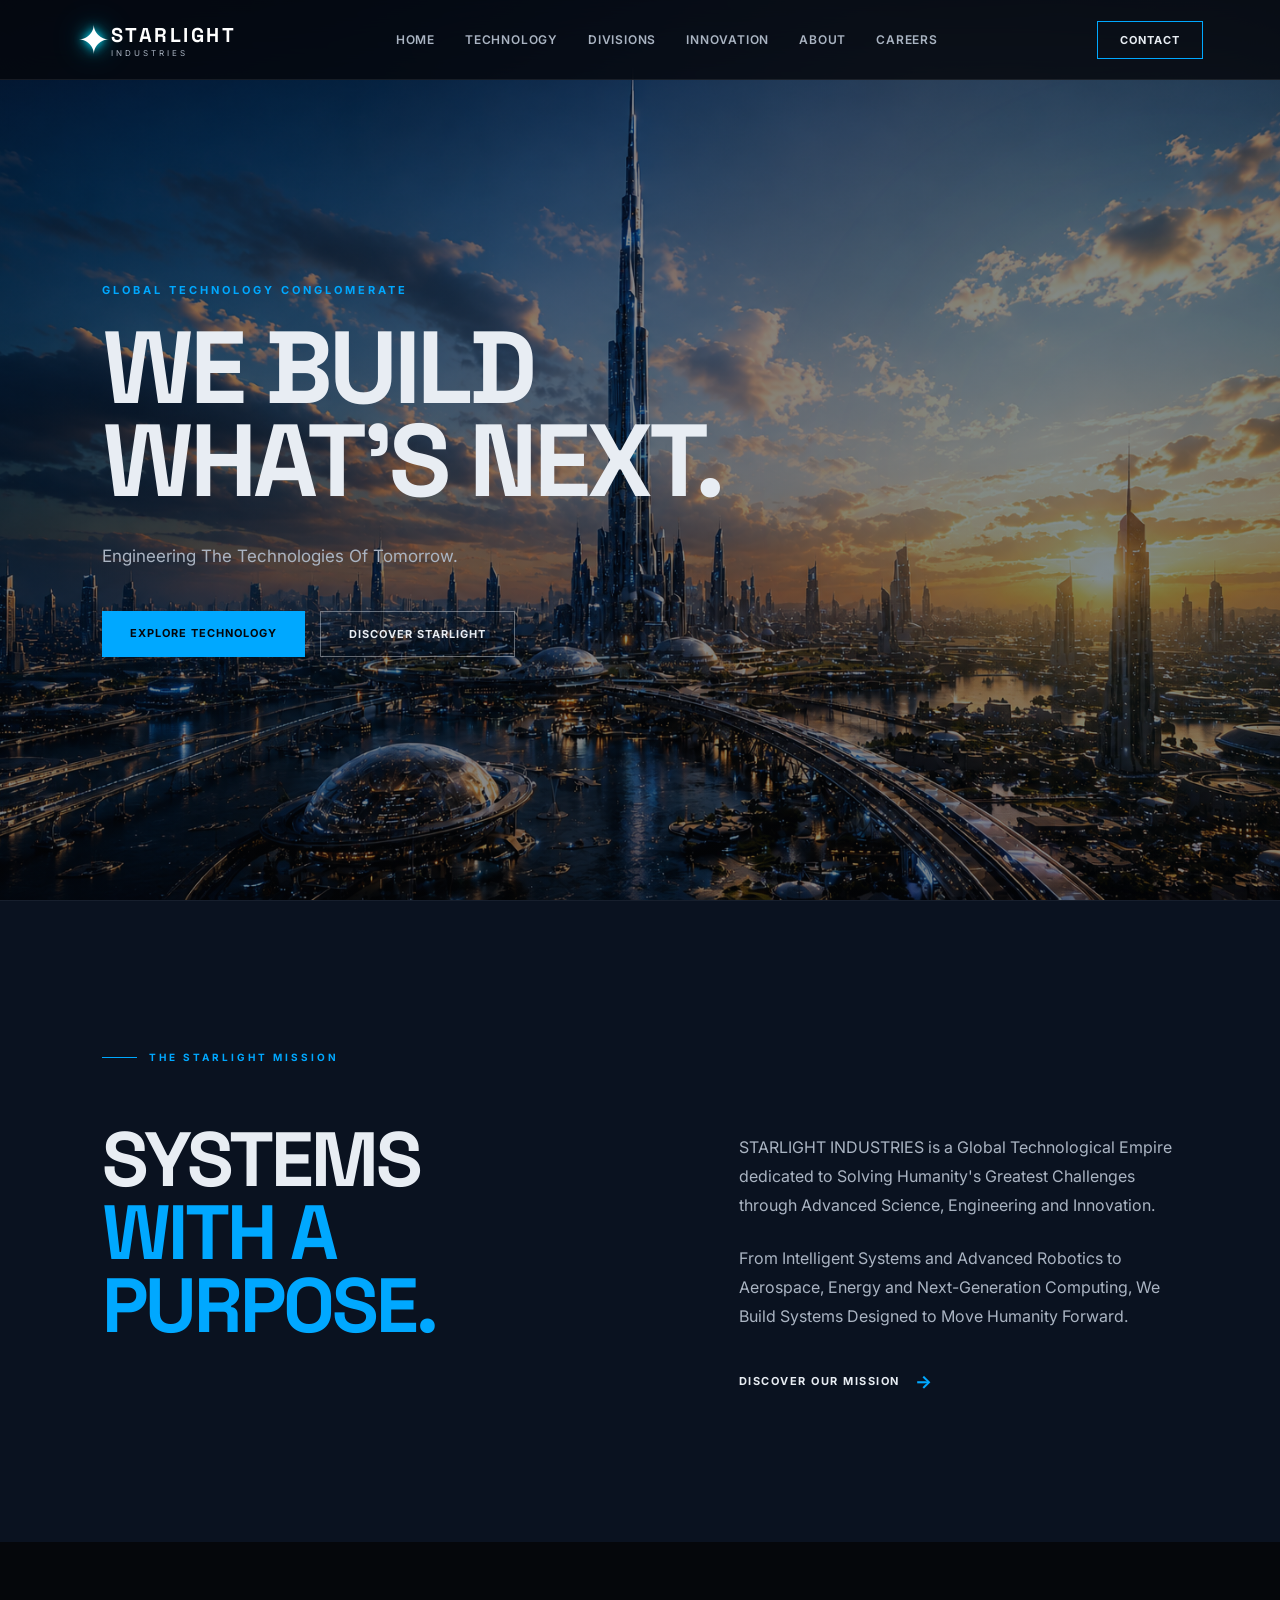
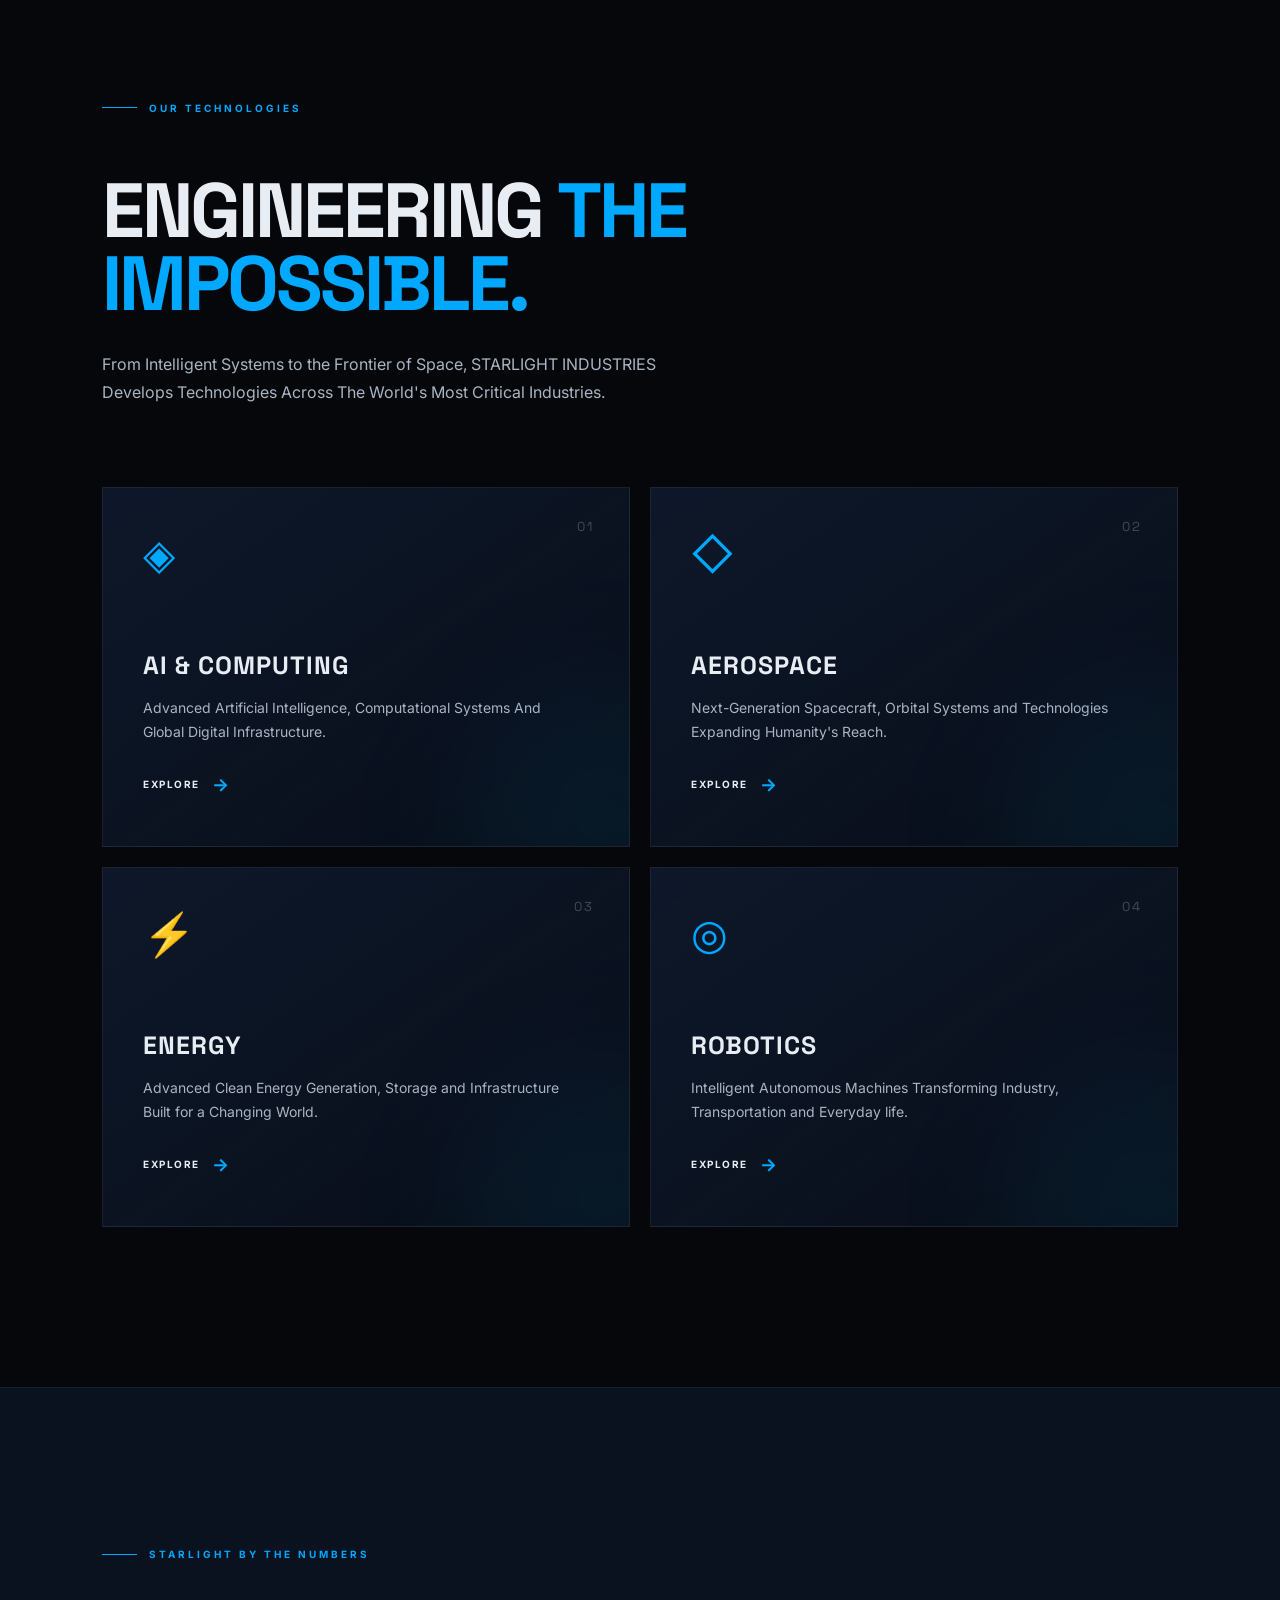
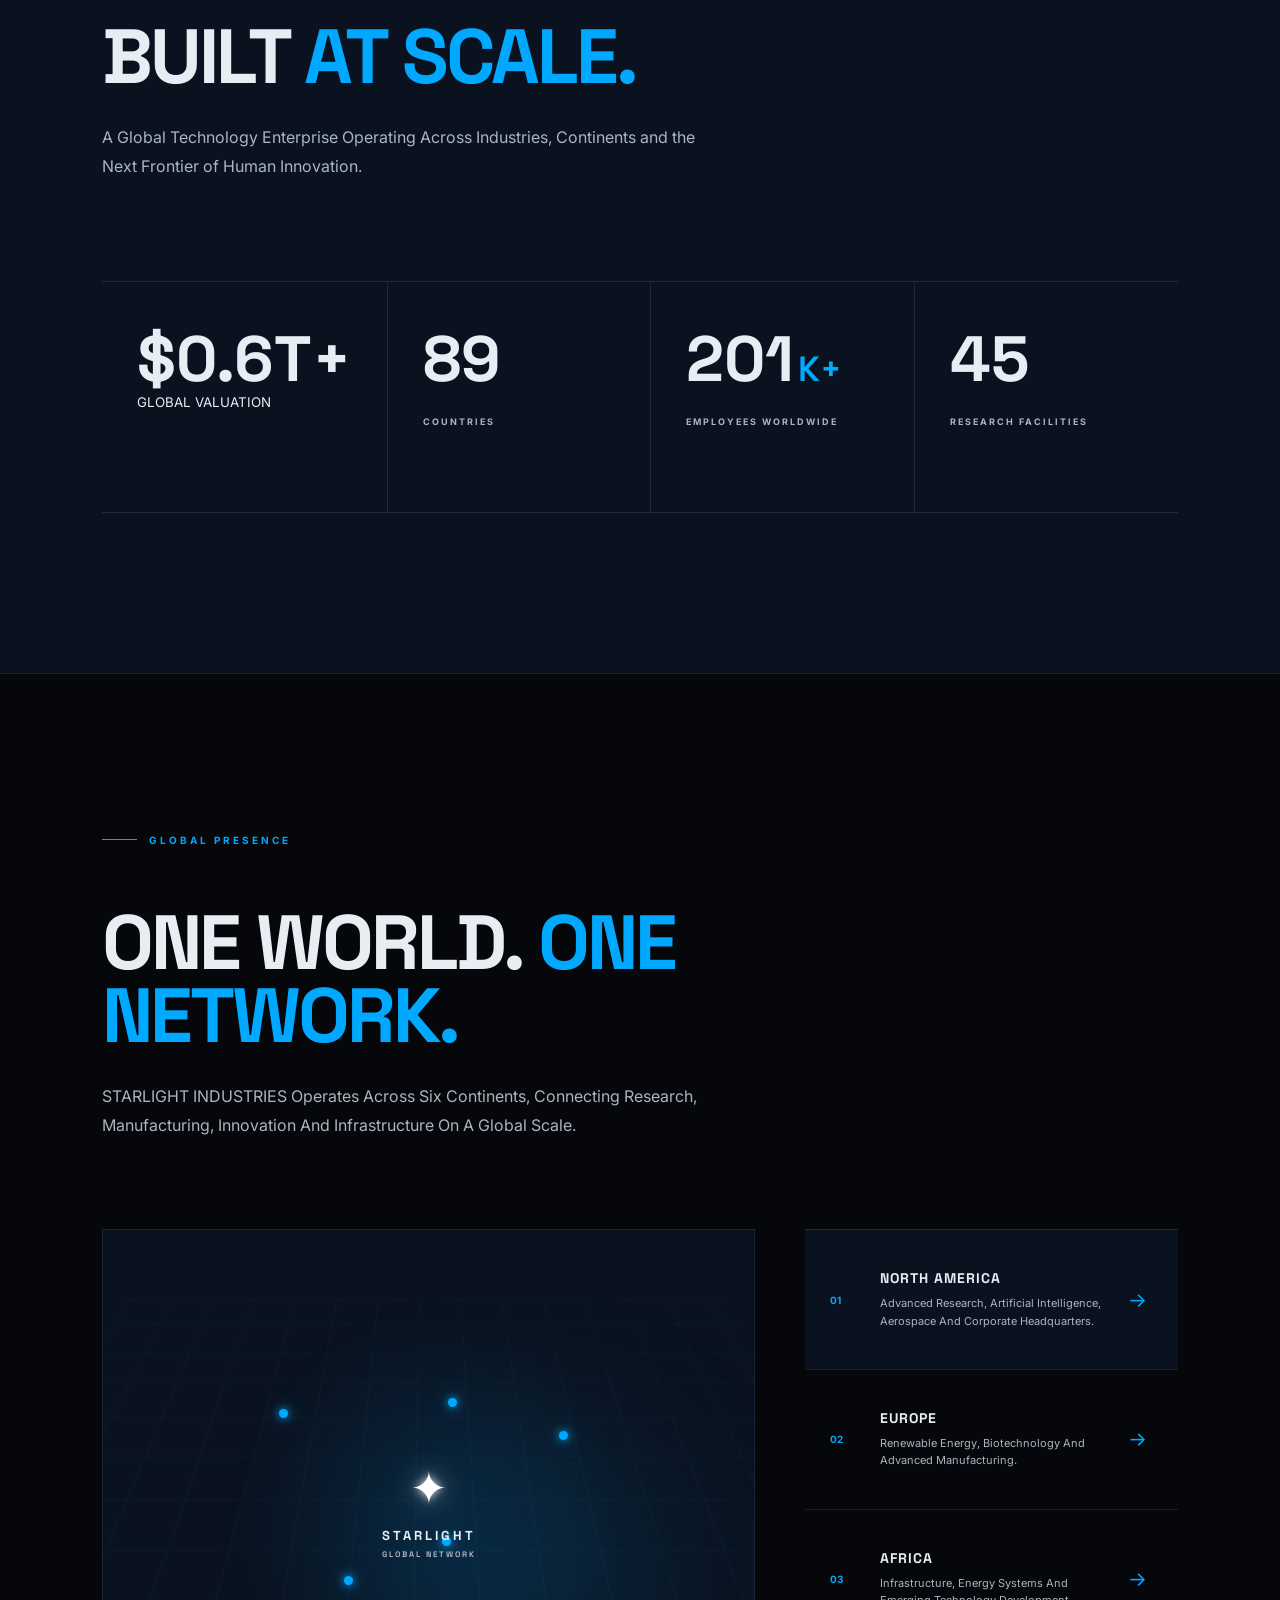
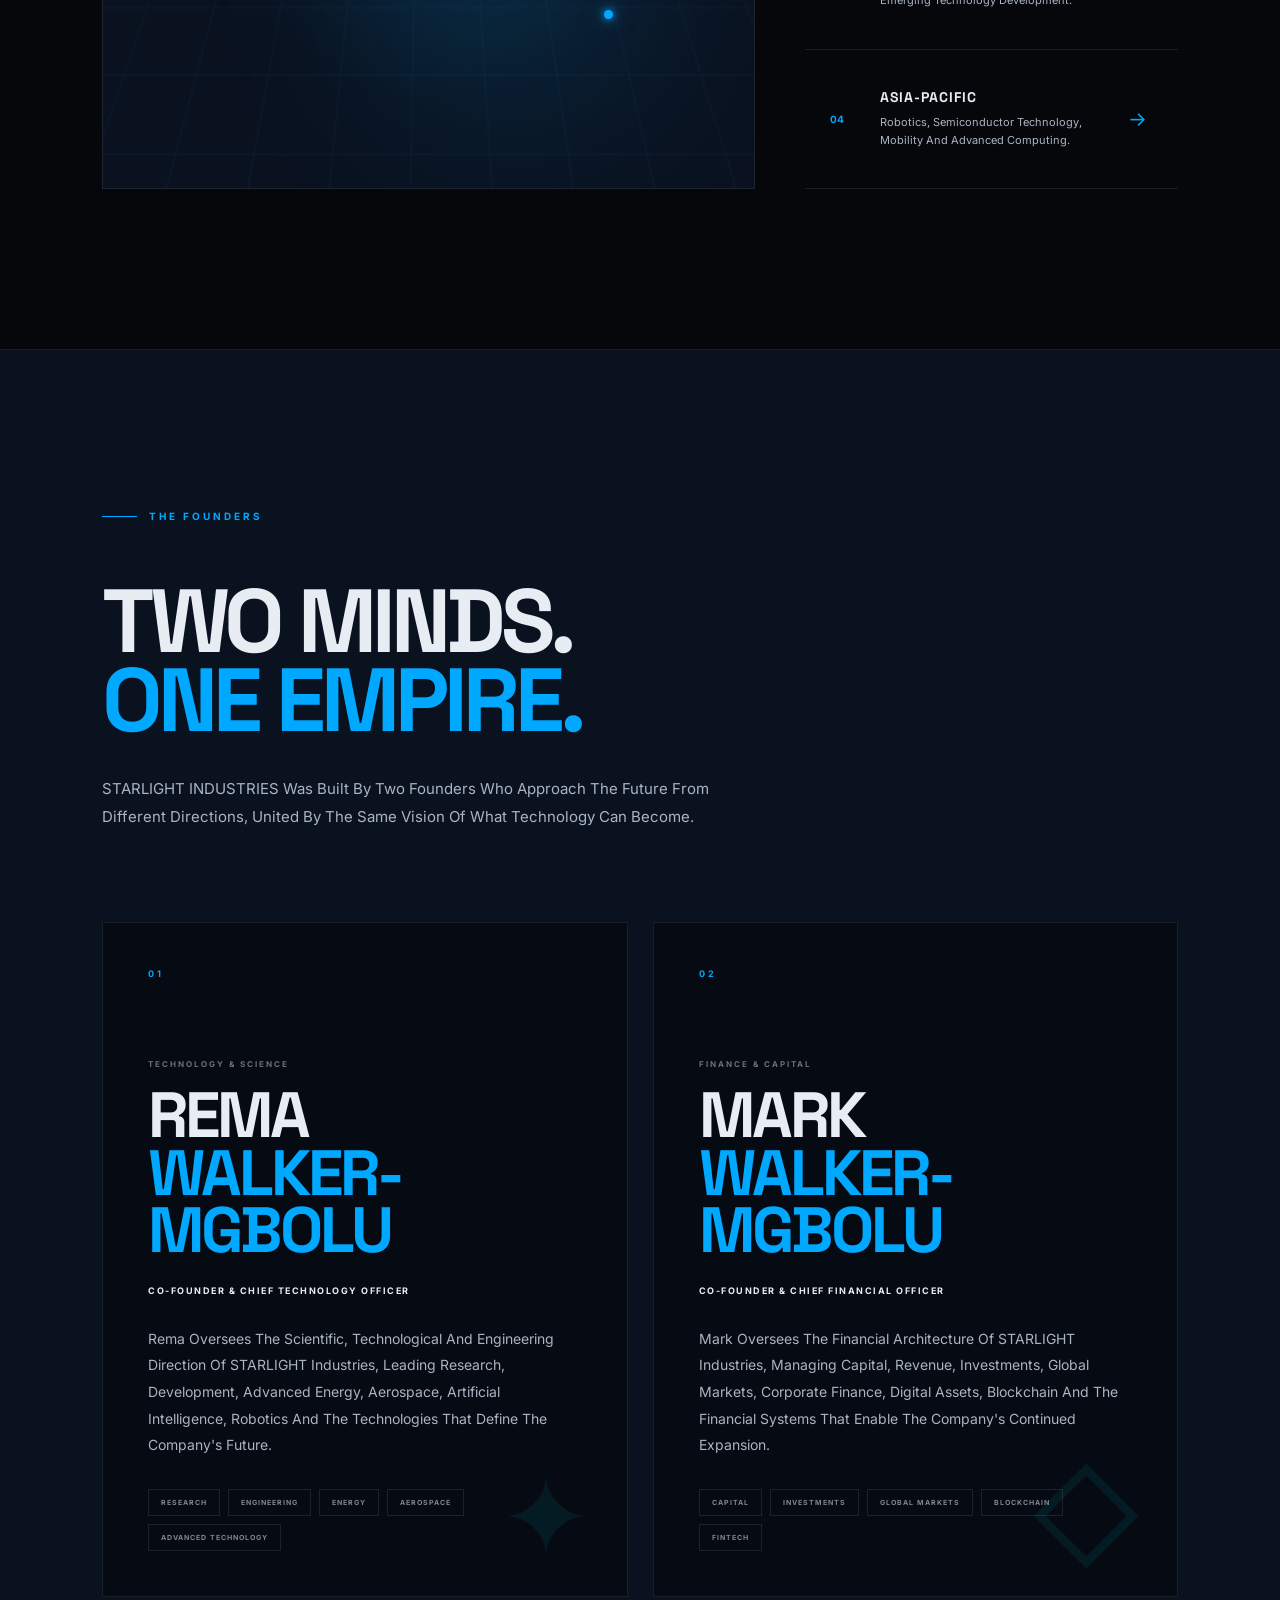
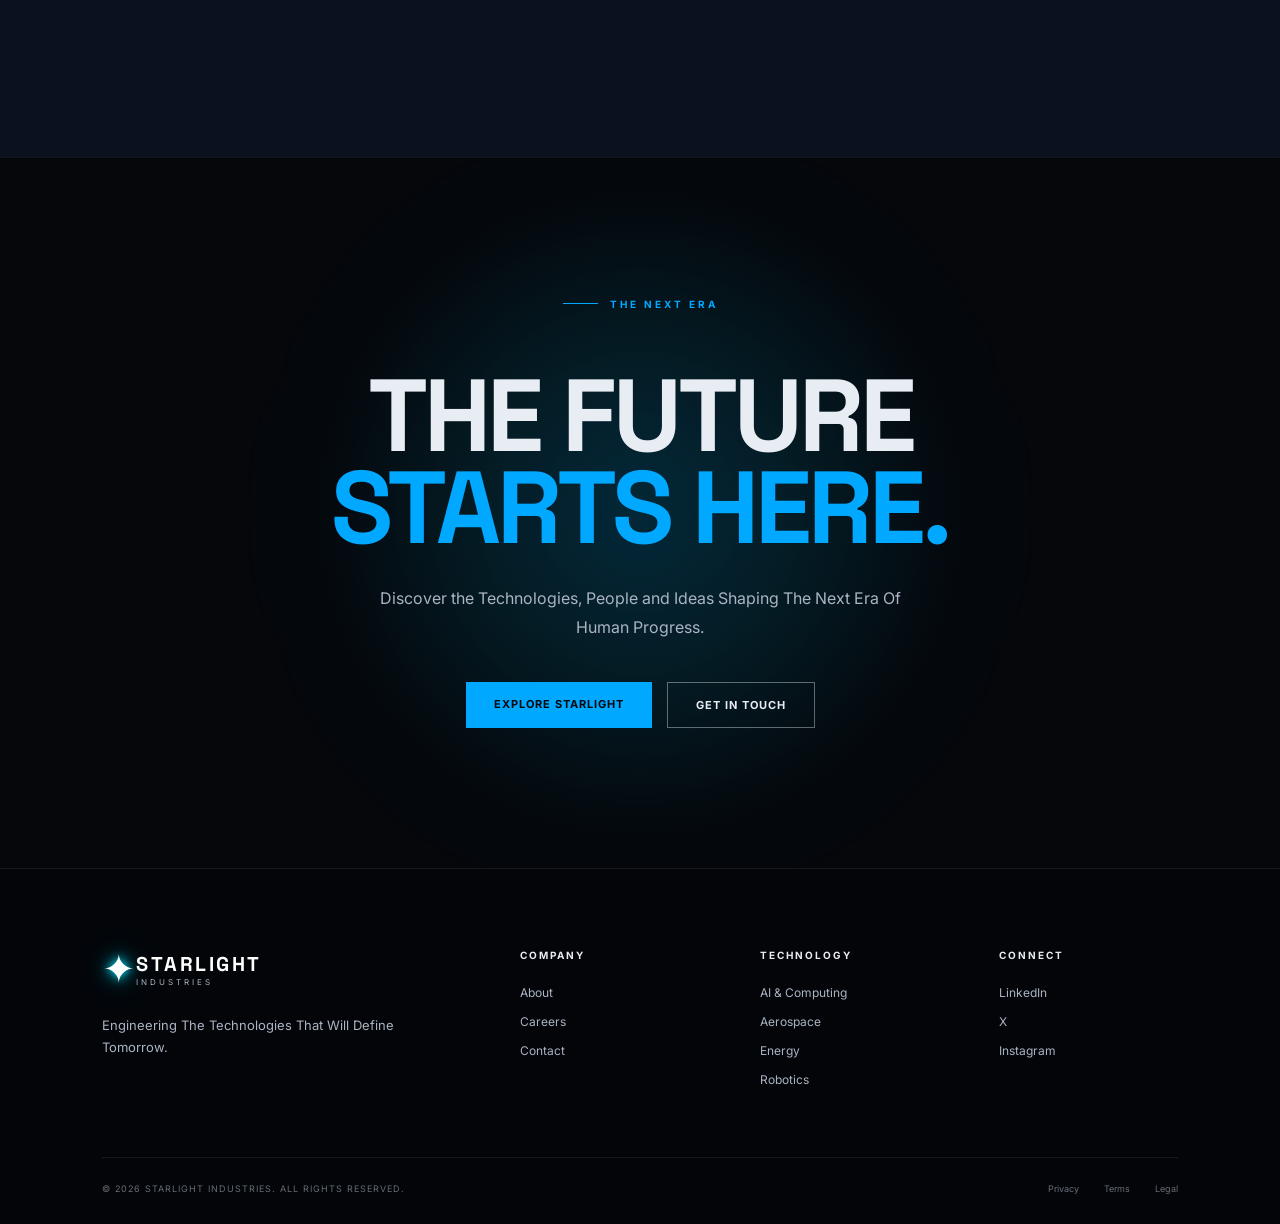
<file: index.html>
<!DOCTYPE html>
<html lang="en">

<head>
    <meta charset="UTF-8">
    <meta name="viewport" content="width=device-width, initial-scale=1.0">
    <title>STARLIGHT INDUSTRIES | The FUTURE is NOW</title>
    <link rel="preconnect" href="https://fonts.googleapis.com">
    <link rel="preconnect" href="https://fonts.gstatic.com" crossorigin>
    <link href="https://fonts.googleapis.com/css2?family=Inter:wght@400;500;600;700;800&family=Space+Grotesk:wght@400;500;600;700&display=swap" rel="stylesheet">

    <link rel="stylesheet" href="CSS/Style.css">
</head>
<body>

    <header class="navbar">

        <div class="logo">
            <span>✦</span>
            <div>
                <strong>STARLIGHT</strong>
                <small>INDUSTRIES</small>
            </div>
        </div>

        <nav>
            <a href="index.html">Home</a>
            <a href="technology.html">Technology</a>
            <a href="divisions.html">Divisions</a>
            <a href="innovation.html">Innovation</a>
            <a href="about.html">About</a>
            <a href="careers.html">Careers</a>
        </nav>

        <a href="contact.html" class="nav-button">
            Contact
        </a>

    </header>


    <main>
        <section class="hero">
            <div class="hero-content">
                <p class="eyebrow">
                    GLOBAL TECHNOLOGY CONGLOMERATE
                </p>

                <h1>
                    WE BUILD<br>
                    <span>WHAT'S NEXT.</span>
                </h1>

                <p class="hero-description">
                    Engineering The Technologies Of Tomorrow.
                </p>

                <div class="hero-buttons">
                    <a href="technology.html" class="btn-primary">
                        EXPLORE TECHNOLOGY
                    </a>

                    <a href="about.html" class="btn-secondary">
                        DISCOVER STARLIGHT
                    </a>
                </div>
            </div>
        </section>


        <!-- ============================= -->
<!-- STARLIGHT OVERVIEW -->
<!-- ============================= -->

<section class="overview">
    <div class="overview-label">
        <span></span>
        THE STARLIGHT MISSION
    </div>

    <div class="overview-content">
        <h2>
            SYSTEMS
            <span>WITH A PURPOSE.</span>
        </h2>

        <div class="overview-text">
            <p>
                STARLIGHT INDUSTRIES is a Global Technological
                Empire dedicated to Solving Humanity's
                Greatest Challenges through Advanced Science,
                Engineering and Innovation.
            </p>

            <p>
                From Intelligent Systems and Advanced Robotics
                to Aerospace, Energy and Next-Generation
                Computing, We Build Systems Designed
                to Move Humanity Forward.
            </p>

            <a href="about.html" class="text-link">
                DISCOVER OUR MISSION
                <span>→</span>
            </a>
        </div>
    </div>
</section>



    <!-- ============================= -->
<!-- TECHNOLOGY SECTORS -->
<!-- ============================= -->

<section class="technology-sectors">
    <div class="sectors-header">
        <div class="overview-label">
            <span></span>
            OUR TECHNOLOGIES
        </div>

        <h2>
            ENGINEERING
            <span>THE IMPOSSIBLE.</span>
        </h2>

        <p>
            From Intelligent Systems to the Frontier of Space,
            STARLIGHT INDUSTRIES Develops Technologies Across
            The World's Most Critical Industries.
        </p>
    </div>


    <div class="sector-grid">

        <!-- AI -->

        <article class="sector-card">
            <div class="sector-number">
                01
            </div>

            <div class="sector-icon">
                ◈
            </div>

            <h3>
                AI & COMPUTING
            </h3>

            <p>
                Advanced Artificial Intelligence, Computational
                Systems And Global Digital Infrastructure.
            </p>

            <a href="technology.html">
                EXPLORE
                <span>→</span>
            </a>
        </article>


        <!-- AEROSPACE -->

        <article class="sector-card">
            <div class="sector-number">
                02
            </div>

            <div class="sector-icon">
                ◇
            </div>

            <h3>
                AEROSPACE
            </h3>

            <p>
                Next-Generation Spacecraft, Orbital Systems
                and Technologies Expanding Humanity's Reach.
            </p>

            <a href="technology.html">
                EXPLORE
                <span>→</span>
            </a>
        </article>


        <!-- ENERGY -->

        <article class="sector-card">
            <div class="sector-number">
                03
            </div>

            <div class="sector-icon">
                ⚡
            </div>

            <h3>
                ENERGY
            </h3>

            <p>
                Advanced Clean Energy Generation, Storage and
                Infrastructure Built for a Changing World.
            </p>

            <a href="technology.html">
                EXPLORE
                <span>→</span>
            </a>
        </article>


        <!-- ROBOTICS -->

        <article class="sector-card">
            <div class="sector-number">
                04
            </div>

            <div class="sector-icon">
                ◎
            </div>

            <h3>
                ROBOTICS
            </h3>

            <p>
                Intelligent Autonomous Machines Transforming
                Industry, Transportation and Everyday life.
            </p>

            <a href="technology.html">
                EXPLORE
                <span>→</span>
            </a>
        </article>
    </div>
</section>

           <!-- ============================= -->
<!-- STARLIGHT SCALE -->
<!-- ============================= -->

<section class="starlight-scale">
    <div class="scale-header">
        <div class="overview-label">
            <span></span>
            STARLIGHT BY THE NUMBERS
        </div>

        <h2>
            BUILT
            <span>AT SCALE.</span>
        </h2>

        <p>
            A Global Technology Enterprise Operating Across
            Industries, Continents and the Next Frontier of
            Human Innovation.
        </p>
    </div>


    <div class="scale-grid">
     <div class="scale-stat">
        <strong class="counter" data-target="1.2" data-format="trillion">
                      $0.0T+
        </strong>
            <small>
                   GLOBAL VALUATION
            </small>
       </div>


        <div class="scale-stat">
            <strong class="counter" data-target="187">
                0
            </strong>

            <p>
                COUNTRIES
            </p>
        </div>


        <div class="scale-stat">
            <strong class="counter" data-target="420">
                0
            </strong>

            <span class="stat-suffix">
                K+
            </span>

            <p>
                EMPLOYEES WORLDWIDE
            </p>
        </div>


        <div class="scale-stat">
            <strong class="counter" data-target="94">
                0
            </strong>

            <p>
                RESEARCH FACILITIES
            </p>
        </div>
    </div>
</section>

      <!-- ============================= -->
<!-- GLOBAL PRESENCE -->
<!-- ============================= -->

<section class="global-presence">
    <div class="global-header">
        <div class="overview-label">
            <span></span>
            GLOBAL PRESENCE
        </div>

        <h2>
            ONE WORLD.
            <span>ONE NETWORK.</span>
        </h2>

        <p>
            STARLIGHT INDUSTRIES Operates Across Six Continents,
            Connecting Research, Manufacturing, Innovation And
            Infrastructure On A Global Scale.
        </p>
    </div>


    <div class="global-interface">
        <div class="world-visual">
            <div class="world-grid"></div>
            <div class="world-glow"></div>
            <div class="location-dot dot-north-america"></div>
            <div class="location-dot dot-south-america"></div>
            <div class="location-dot dot-europe"></div>
            <div class="location-dot dot-africa"></div>
            <div class="location-dot dot-asia"></div>
            <div class="location-dot dot-australia"></div>
            <div class="world-center">

         <span>✦</span>
                <p>
                    STARLIGHT
                    <small>GLOBAL NETWORK</small>
                </p>
            </div>
        </div>

        <div class="global-regions">
            <div class="region active">
                <span class="region-number">01</span>
                <div>
                             <h3>NORTH AMERICA</h3>
                    <p>
                        Advanced Research, Artificial Intelligence,
                        Aerospace And Corporate Headquarters.
                    </p>
                </div>
                <span class="region-arrow">→</span>
            </div>


            <div class="region">
                <span class="region-number">02</span>
                <div>
                             <h3>EUROPE</h3>
                    <p>
                        Renewable Energy, Biotechnology And
                        Advanced Manufacturing.
                    </p>
                </div>
                <span class="region-arrow">→</span>
            </div>


            <div class="region">
                <span class="region-number">03</span>
                <div>
                             <h3>AFRICA</h3>
                    <p>
                        Infrastructure, Energy Systems And
                        Emerging Technology Development.
                    </p>
                </div>
                <span class="region-arrow">→</span>
            </div>


            <div class="region">
                <span class="region-number">04</span>
                <div>
                        <h3>ASIA-PACIFIC</h3>
                    <p>
                        Robotics, Semiconductor Technology,
                        Mobility And Advanced Computing.
                    </p>
                </div>
                <span class="region-arrow">→</span>
            </div>
        </div>
    </div>
</section>


<!-- ============================= -->
<!-- FOUNDERS -->
<!-- ============================= -->

<section class="founders-section">
    <div class="founders-header">
        <div class="overview-label">
            <span></span>
            THE FOUNDERS
        </div>
        <h2>
                 TWO MINDS.
            <span>ONE EMPIRE.</span>
        </h2>

        <p>
            STARLIGHT INDUSTRIES Was Built By Two
            Founders Who Approach The Future From
            Different Directions, United By The Same
            Vision Of What Technology Can Become.
        </p>
    </div>

<div class="founders-grid">


        <!-- ============================= -->
        <!-- REMA -->
        <!-- ============================= -->

<article class="founder-card">
            <div class="founder-number">
                01
            </div>
            <div class="founder-info">
                <div class="founder-label">
                    TECHNOLOGY & SCIENCE
                </div>

                <h3>
                    REMA
                    <span>WALKER-MGBOLU</span>
                </h3>

                <h4>
                    CO-FOUNDER & CHIEF TECHNOLOGY OFFICER
                </h4>

                <p>
                    Rema Oversees The Scientific, Technological
                    And Engineering Direction Of STARLIGHT
                    Industries, Leading Research, Development,
                    Advanced Energy, Aerospace, Artificial
                    Intelligence, Robotics And The Technologies
                    That Define The Company's Future.
                </p>

                <div class="founder-domains">
                    <span>
                       RESEARCH
                    </span>

                    <span>
                        ENGINEERING
                    </span>

                    <span>
                        ENERGY
                    </span>

                    <span>
                        AEROSPACE
                    </span>

                    <span>
                        ADVANCED TECHNOLOGY
                    </span>
                </div>
            </div>


            <div class="founder-symbol">
                ✦
            </div>

        </article>


        <!-- ============================= -->
        <!-- MARK -->
        <!-- ============================= -->

        <article class="founder-card">
            <div class="founder-number">
                02
            </div>

            <div class="founder-info">
                <div class="founder-label">
                    FINANCE & CAPITAL
                </div>

                <h3>
                    MARK
                    <span>WALKER-MGBOLU</span>
                </h3>


                <h4>
                    CO-FOUNDER & CHIEF FINANCIAL OFFICER
                </h4>


                <p>
                    Mark Oversees The Financial Architecture
                    Of STARLIGHT Industries, Managing Capital,
                    Revenue, Investments, Global Markets,
                    Corporate Finance, Digital Assets,
                    Blockchain And The Financial Systems
                    That Enable The Company's Continued Expansion.
                </p>

                <div class="founder-domains">
                    <span>
                        CAPITAL
                    </span>

                    <span>
                        INVESTMENTS
                    </span>

                    <span>
                        GLOBAL MARKETS
                    </span>

                    <span>
                        BLOCKCHAIN
                    </span>

                    <span>
                        FINTECH
                    </span>
                </div>
            </div>

        <div class="founder-symbol">
                ◇
        </div>
        </article>
    </div>
</section>



 <!-- ============================= -->
<!-- FINAL CTA -->
<!-- ============================= -->

<section class="final-cta">
    <div class="cta-glow"></div>
    <div class="cta-content">
        <div class="overview-label">
            <span></span>
            THE NEXT ERA
        </div>

        <h2>
            THE FUTURE
            <span>STARTS HERE.</span>
        </h2>

        <p>
            Discover the Technologies, People and Ideas
            Shaping The Next Era Of Human Progress.
        </p>

        <div class="cta-buttons">
            <a href="technology.html" class="btn-primary">
                EXPLORE STARLIGHT
            </a>

            <a href="contact.html" class="btn-secondary">
                GET IN TOUCH
            </a>
        </div>
    </div>
</section>



    <!-- ============================= -->
<!-- FOOTER -->
<!-- ============================= -->

<footer class="footer">
    <div class="footer-main">
        <div class="footer-brand">
            <div class="logo">
                <span>✦</span>
                <div>
                    <strong>STARLIGHT</strong>
                    <small>INDUSTRIES</small>
                </div>
            </div>

            <p>
                Engineering The Technologies That Will
                Define Tomorrow.
            </p>
        </div>


        <div class="footer-column">
               <h4>COMPANY</h4>
            <a href="about.html">About</a>
            <a href="careers.html">Careers</a>
            <a href="contact.html">Contact</a>
        </div>


        <div class="footer-column">
              <h4>TECHNOLOGY</h4>
            <a href="technology.html">AI & Computing</a>
            <a href="technology.html">Aerospace</a>
            <a href="technology.html">Energy</a>
            <a href="technology.html">Robotics</a>
        </div>


        <div class="footer-column">
              <h4>CONNECT</h4>
            <a href="#">LinkedIn</a>
            <a href="#">X</a>
            <a href="#">Instagram</a>
        </div>
    </div>


    <div class="footer-bottom">
        <p>
            © 2026 STARLIGHT INDUSTRIES.
            ALL RIGHTS RESERVED.
        </p>
    <div>
 
            <a href="#">Privacy</a>
            <a href="#">Terms</a>
            <a href="#">Legal</a>

    </div>

    </div>

</footer>

    </main>


    <script src="js/script.js"></script>

</body>

</html>
</file>
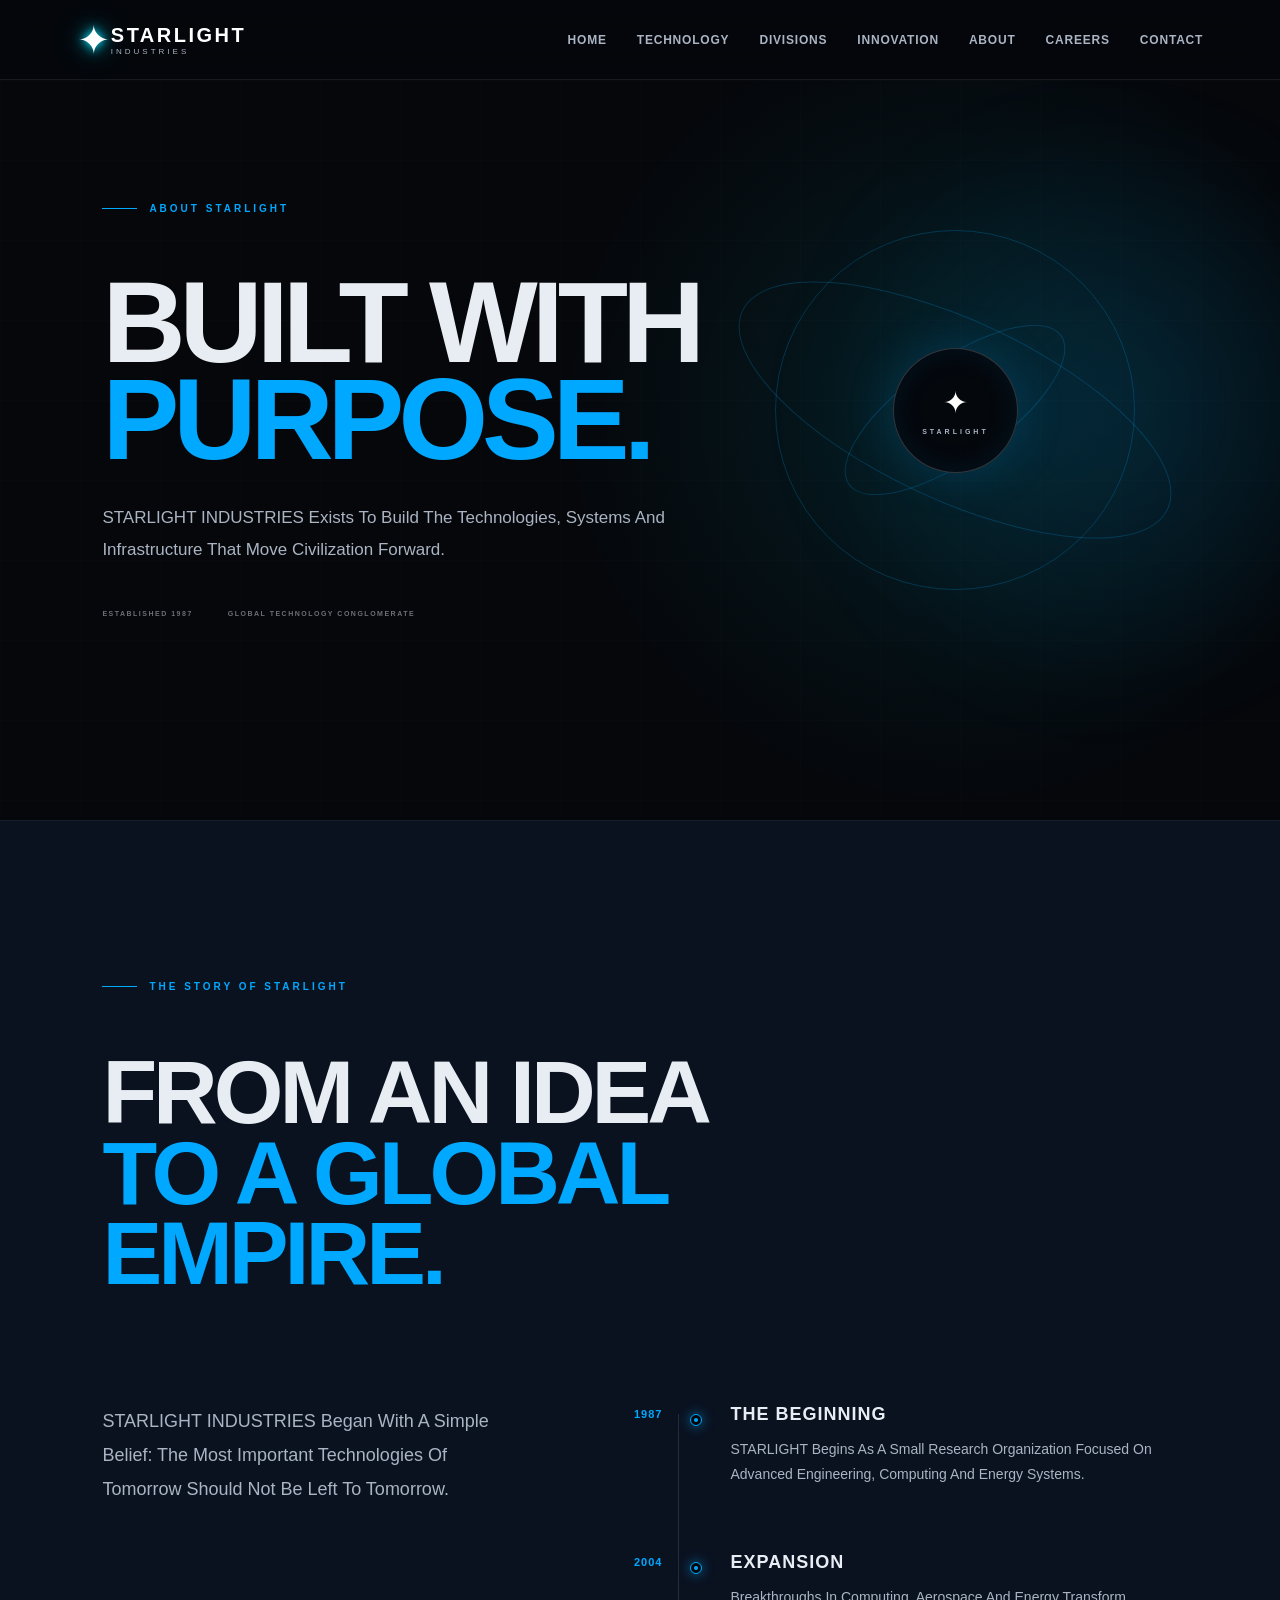
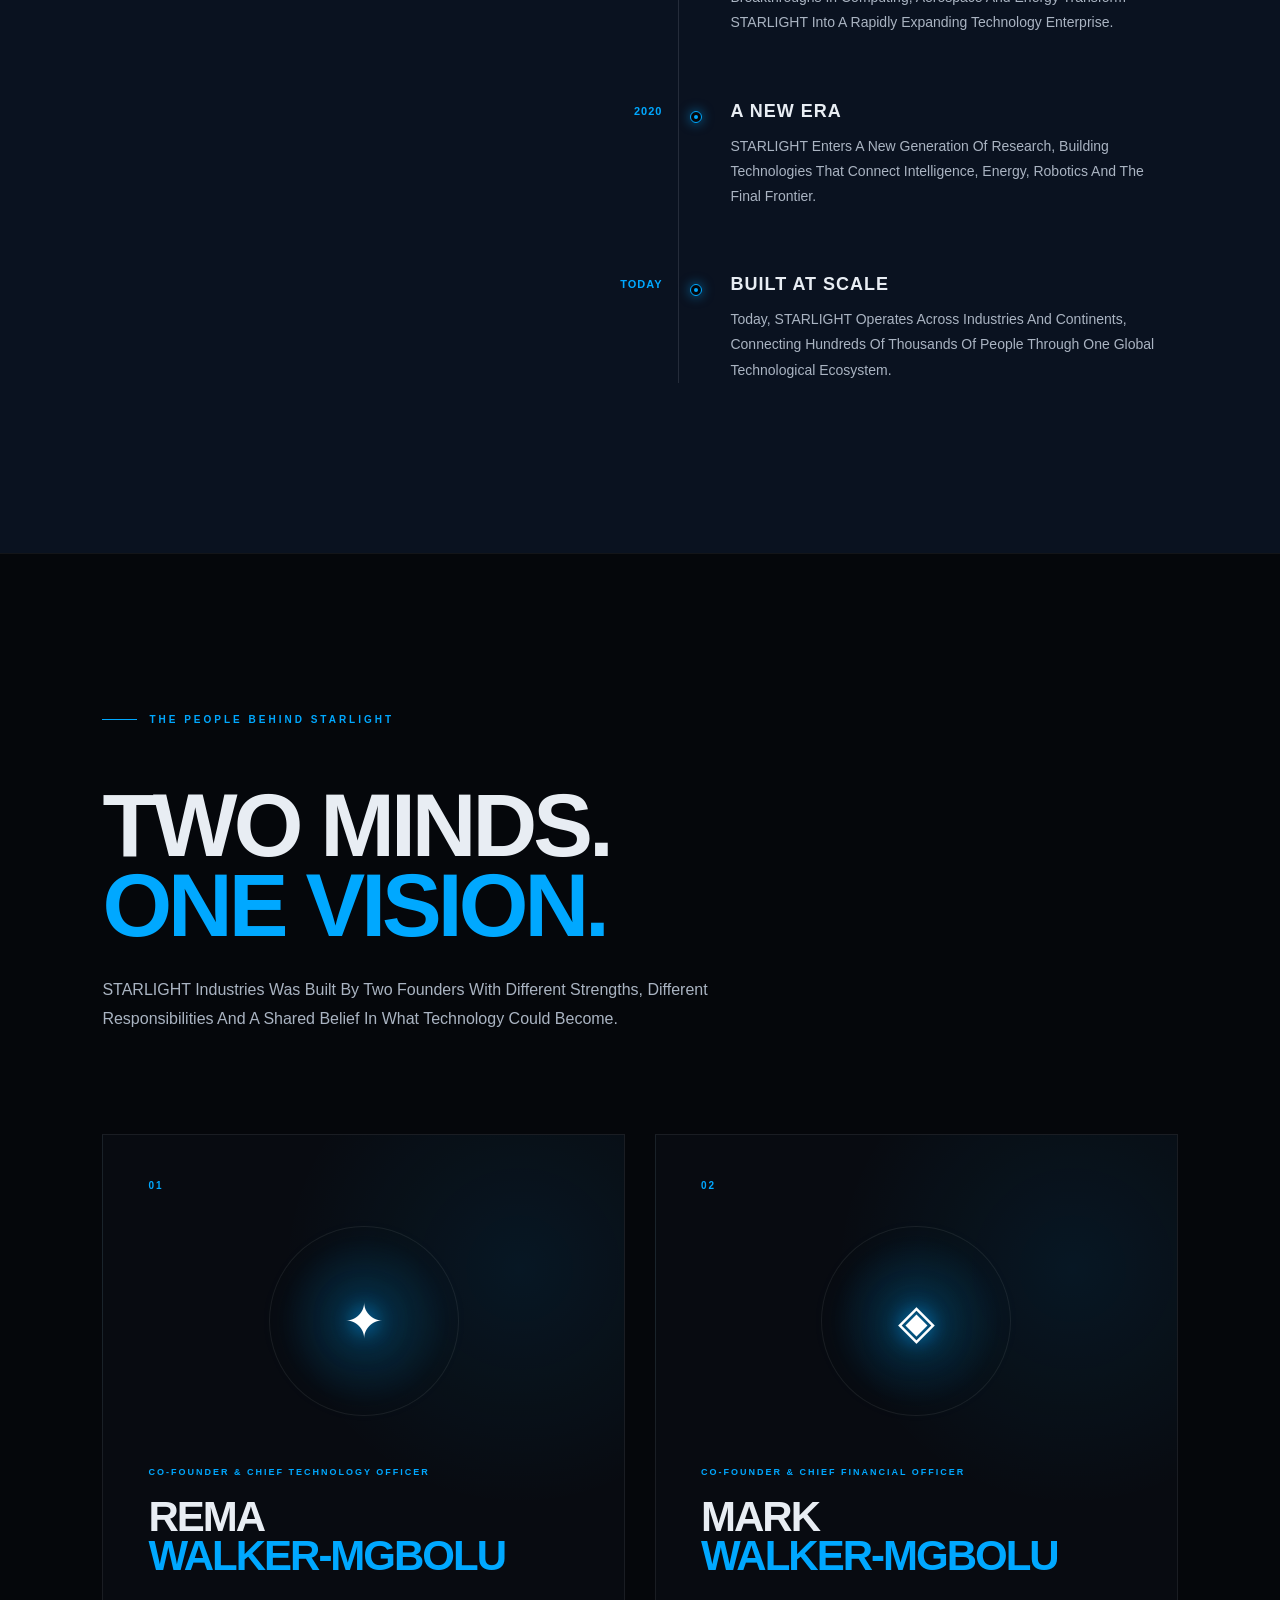
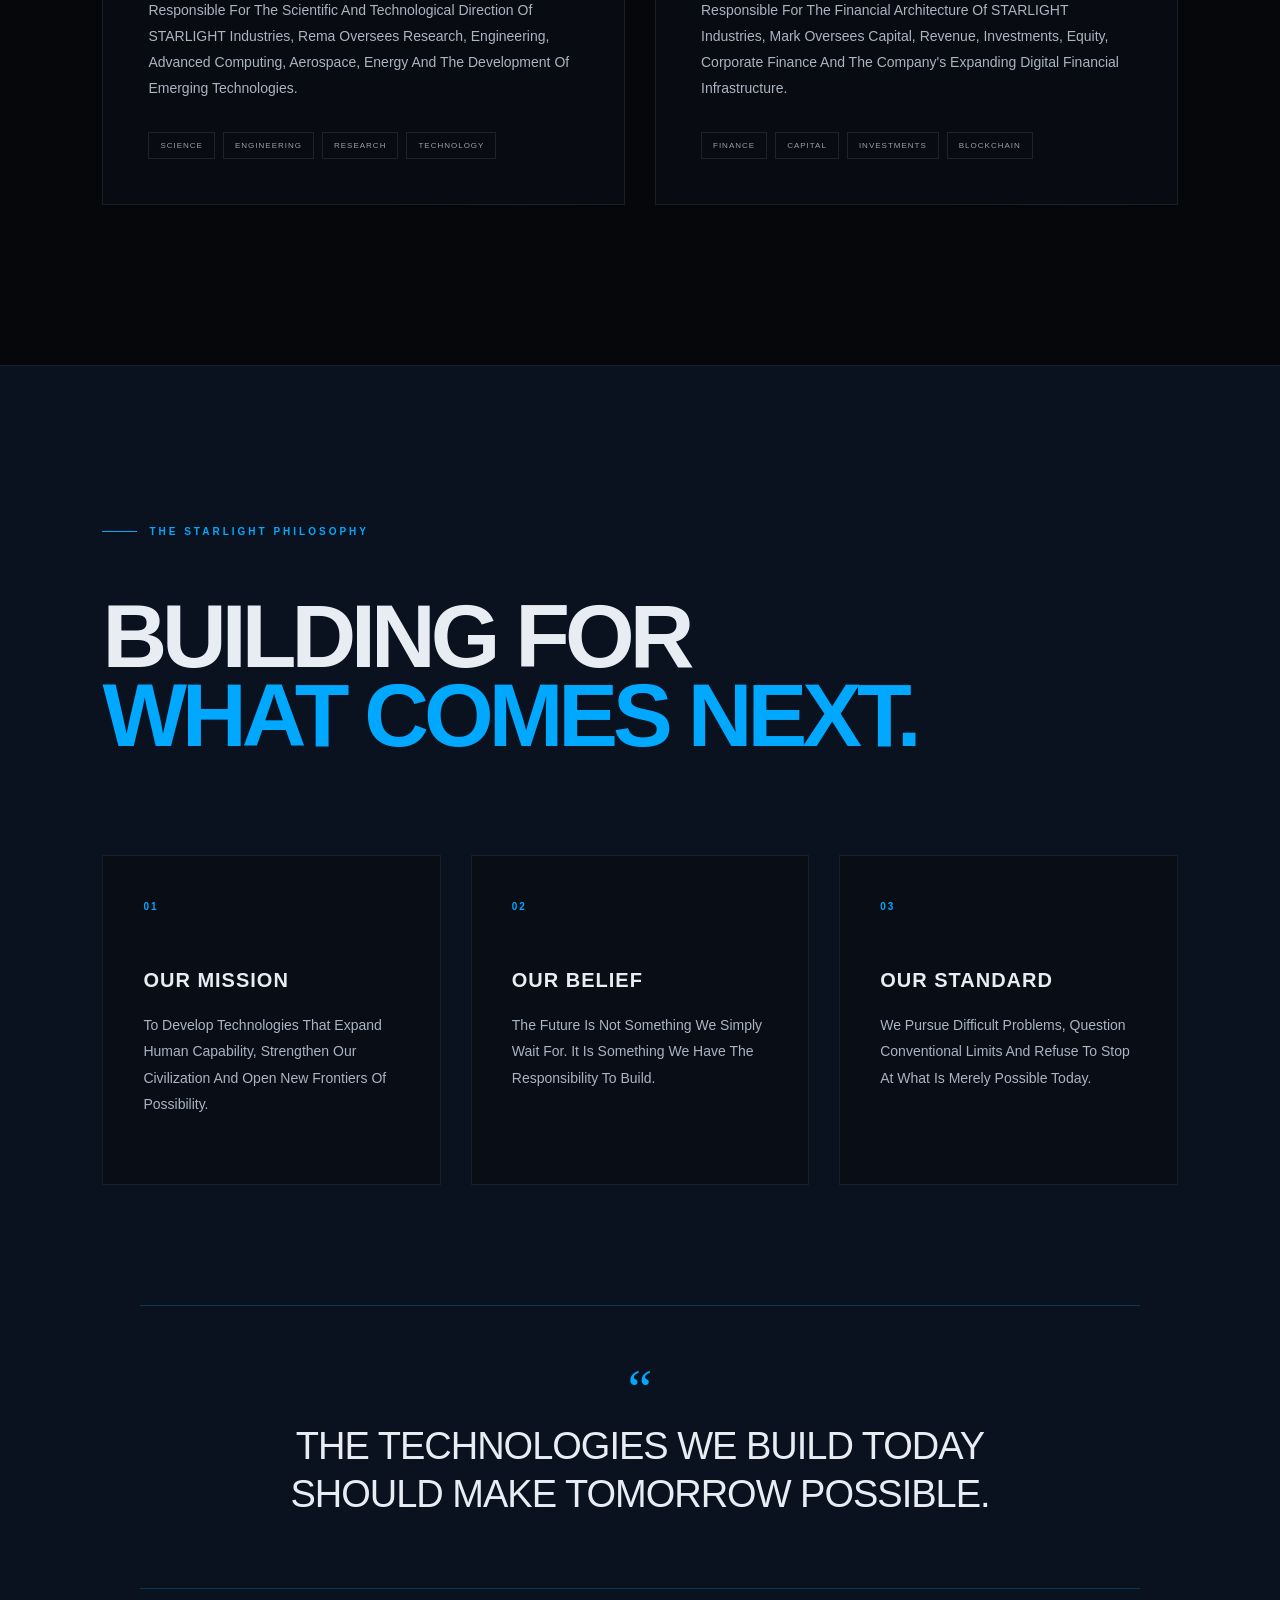
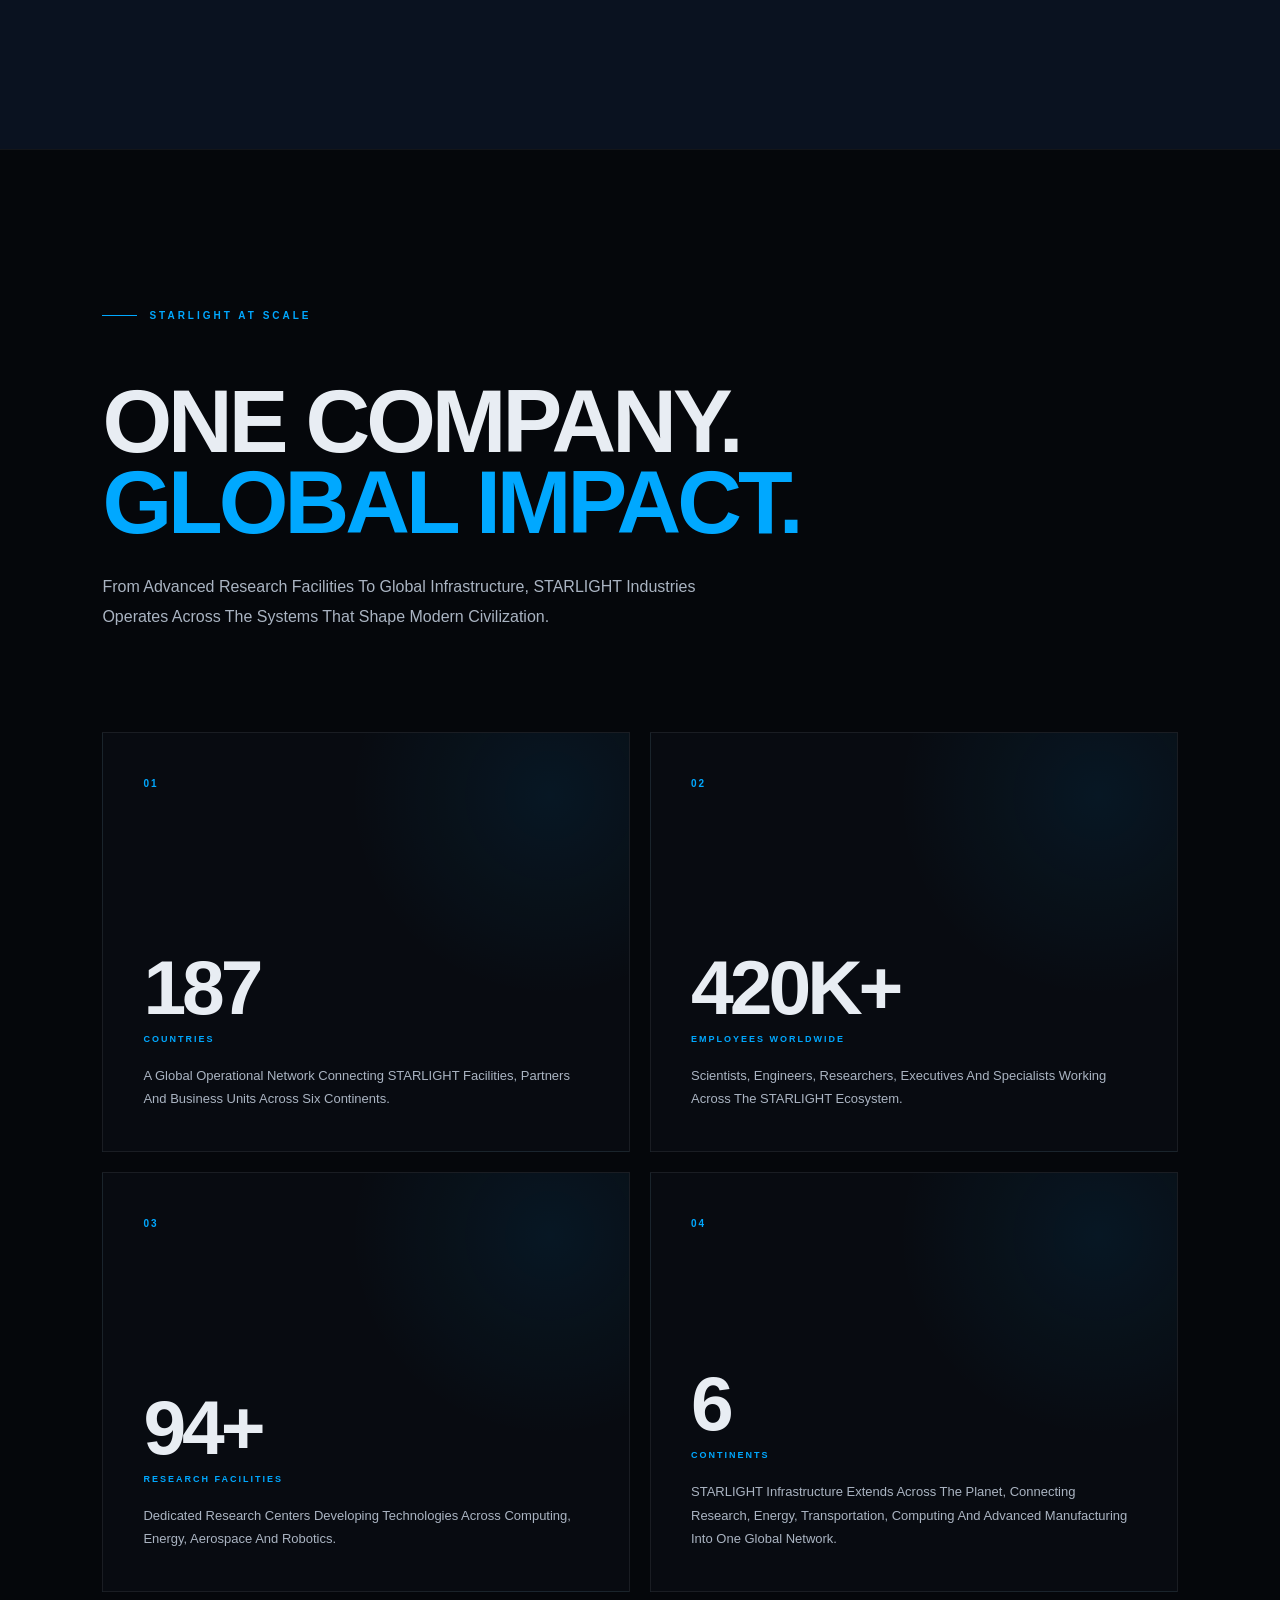
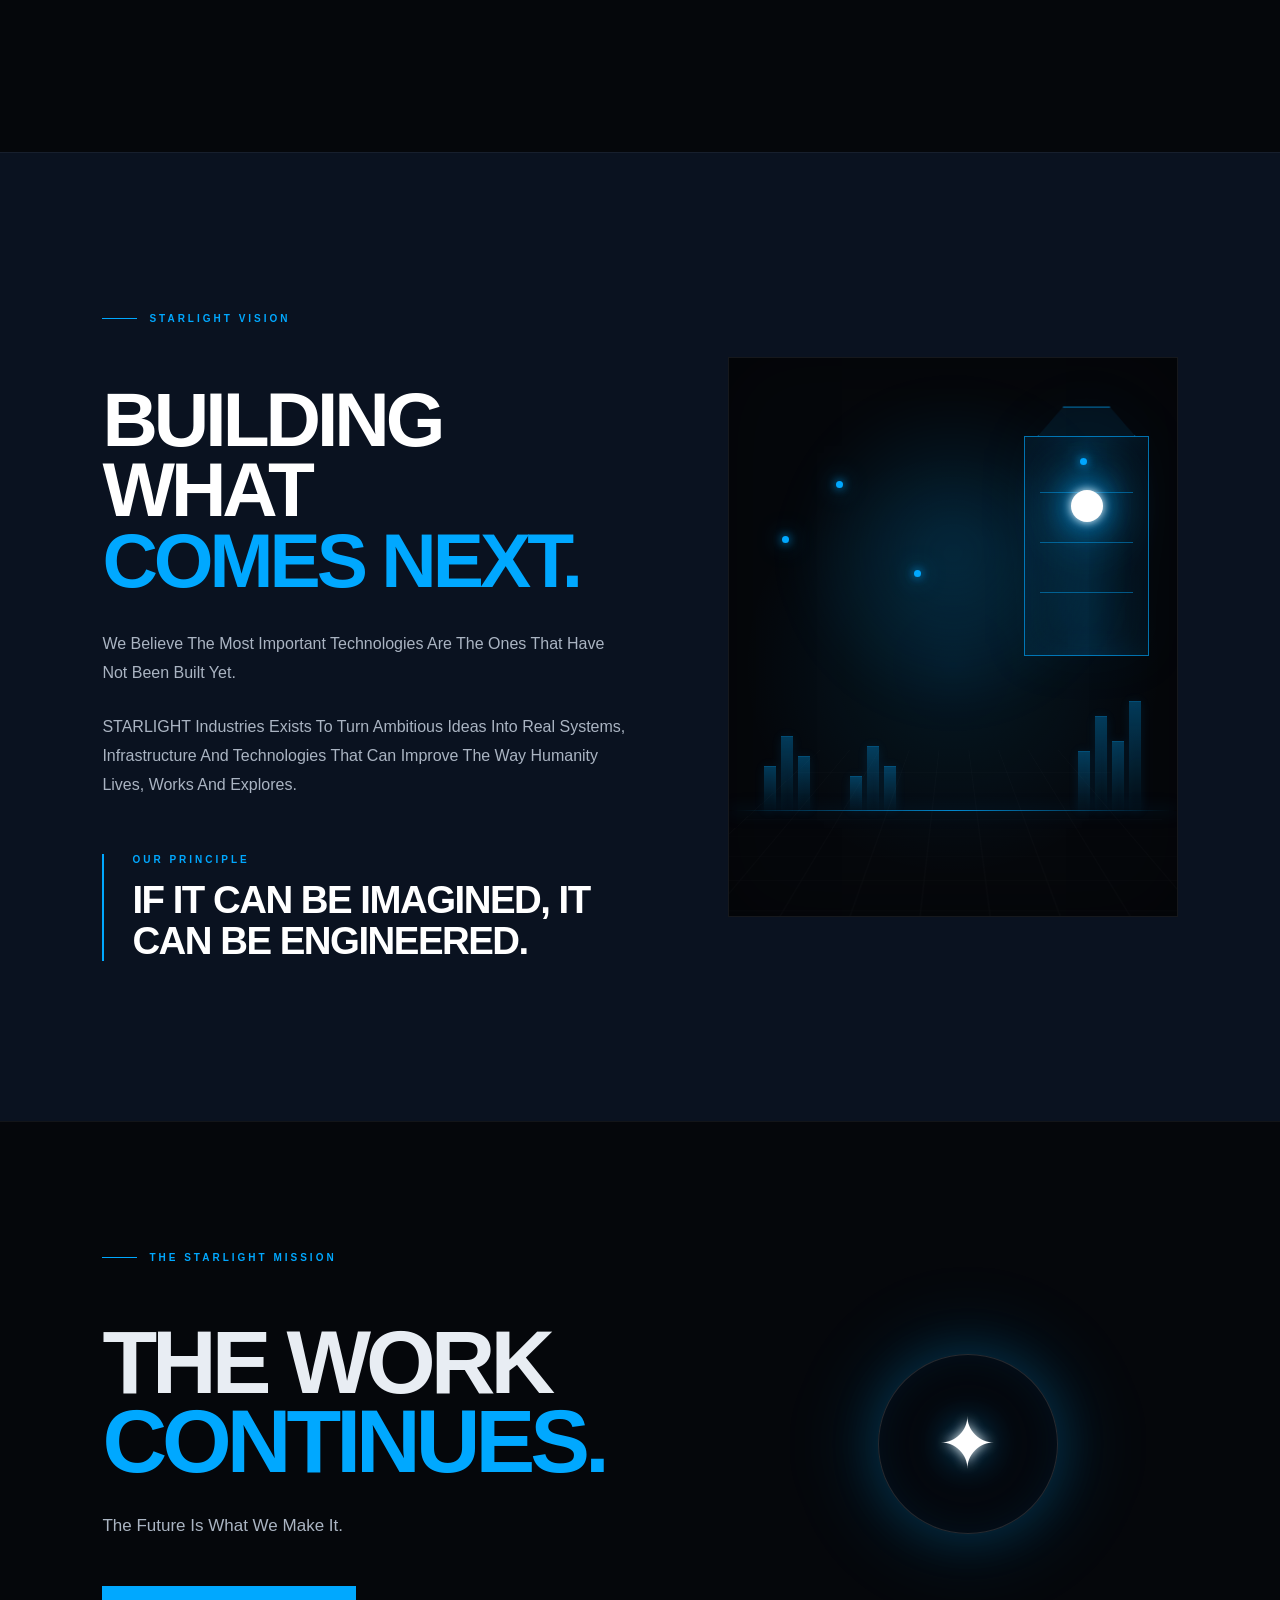
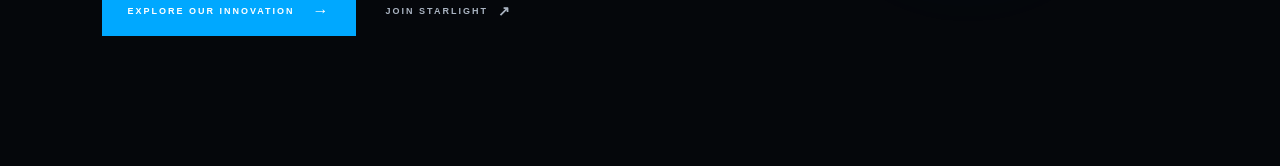
<file: about.html>
<!DOCTYPE html>
<html lang="en">
<head>
<meta charset="UTF-8">
<meta name="viewport" content="width=device-width, initial-scale=1.0">

<title>About | STARLIGHT INDUSTRIES</title>
<link rel="stylesheet"  href="CSS/Style.css">
<link rel="stylesheet"  href="CSS/About.css">

</head>


<body>


<!-- ============================= -->
<!-- NAVIGATION -->
<!-- ============================= -->

<header class="navbar">

    <a href="index.html" class="logo">

        <span>✦</span>

        <div>

            <strong>STARLIGHT</strong>

            <small>INDUSTRIES</small>

        </div>

    </a>


    <nav>

        <a href="index.html">
            HOME
        </a>

        <a href="technology.html">
            TECHNOLOGY
        </a>

        <a href="divisions.html">
            DIVISIONS
        </a>

        <a href="innovation.html">
            INNOVATION
        </a>

        <a href="about.html" class="active">
            ABOUT
        </a>

        <a href="careers.html">
            CAREERS
        </a>

        <a href="contact.html">
            CONTACT
        </a>

    </nav>

</header>


<main>


<!-- ============================= -->
<!-- ABOUT HERO -->
<!-- ============================= -->

<section class="about-hero">

    <div class="about-hero-grid"></div>

    <div class="about-hero-glow"></div>


    <div class="about-hero-content">

        <div class="overview-label">

            <span></span>

            ABOUT STARLIGHT

        </div>


        <h1>

            BUILT WITH

            <span>PURPOSE.</span>

        </h1>


        <p>
            STARLIGHT INDUSTRIES Exists To Build The
            Technologies, Systems And Infrastructure That
            Move Civilization Forward.
        </p>


        <div class="about-hero-meta">

            <span>
                ESTABLISHED 1987
            </span>

            <span>
                GLOBAL TECHNOLOGY CONGLOMERATE
            </span>

        </div>

    </div>


    <div class="about-hero-mark">

        <div class="about-orbit orbit-one"></div>

        <div class="about-orbit orbit-two"></div>

        <div class="about-orbit orbit-three"></div>


        <div class="about-orbit-center">

            <span>✦</span>

            <small>
                STARLIGHT
            </small>

        </div>

    </div>

</section>

<!-- ============================= -->
<!-- OUR STORY -->
<!-- ============================= -->

<section class="about-story">

    <div class="about-story-header">

        <div class="overview-label">

            <span></span>

            THE STORY OF STARLIGHT

        </div>


        <h2>

            FROM AN IDEA

            <span>TO A GLOBAL EMPIRE.</span>

        </h2>

    </div>


    <div class="about-story-content">

        <div class="about-story-intro">

            <p>
                STARLIGHT INDUSTRIES Began With A Simple
                Belief: The Most Important Technologies Of
                Tomorrow Should Not Be Left To Tomorrow.
            </p>

        </div>


        <div class="about-story-timeline">

            <div class="story-line"></div>


            <div class="story-point">

                <span class="story-year">
                    1987
                </span>

                <div class="story-marker">
                    <span></span>
                </div>

                <div class="story-text">

                    <h3>
                        THE BEGINNING
                    </h3>

                    <p>
                        STARLIGHT Begins As A Small Research
                        Organization Focused On Advanced
                        Engineering, Computing And Energy
                        Systems.
                    </p>

                </div>

            </div>


            <div class="story-point">

                <span class="story-year">
                    2004
                </span>

                <div class="story-marker">
                    <span></span>
                </div>

                <div class="story-text">

                    <h3>
                        EXPANSION
                    </h3>

                    <p>
                        Breakthroughs In Computing, Aerospace
                        And Energy Transform STARLIGHT Into
                        A Rapidly Expanding Technology Enterprise.
                    </p>

                </div>

            </div>


            <div class="story-point">

                <span class="story-year">
                    2020
                </span>

                <div class="story-marker">
                    <span></span>
                </div>

                <div class="story-text">

                    <h3>
                        A NEW ERA
                    </h3>

                    <p>
                        STARLIGHT Enters A New Generation Of
                        Research, Building Technologies That
                        Connect Intelligence, Energy, Robotics
                        And The Final Frontier.
                    </p>

                </div>

            </div>


            <div class="story-point">

                <span class="story-year">
                    TODAY
                </span>

                <div class="story-marker">
                    <span></span>
                </div>

                <div class="story-text">

                    <h3>
                        BUILT AT SCALE
                    </h3>

                    <p>
                        Today, STARLIGHT Operates Across
                        Industries And Continents, Connecting
                        Hundreds Of Thousands Of People Through
                        One Global Technological Ecosystem.
                    </p>

                </div>

            </div>

        </div>

    </div>

</section>


<!-- ============================= -->
<!-- LEADERSHIP -->
<!-- ============================= -->

<section class="about-leadership">

    <div class="leadership-header">

        <div class="overview-label">

            <span></span>

            THE PEOPLE BEHIND STARLIGHT

        </div>


        <h2>

            TWO MINDS.

            <span>ONE VISION.</span>

        </h2>


        <p>
            STARLIGHT Industries Was Built By Two Founders
            With Different Strengths, Different Responsibilities
            And A Shared Belief In What Technology Could Become.
        </p>

    </div>


    <div class="leadership-grid">

        <!-- ============================= -->
        <!-- REMA -->
        <!-- ============================= -->

        <article class="leader-card">

            <div class="leader-number">
                01
            </div>


            <div class="leader-visual">

                <div class="leader-glow"></div>

                <div class="leader-symbol">
                    ✦
                </div>

            </div>


            <div class="leader-info">

                <span class="leader-role">
                    CO-FOUNDER & CHIEF TECHNOLOGY OFFICER
                </span>


                <h3>
                    REMA
                    <span>WALKER-MGBOLU</span>
                </h3>


                <p>
                    Responsible For The Scientific And
                    Technological Direction Of STARLIGHT
                    Industries, Rema Oversees Research,
                    Engineering, Advanced Computing,
                    Aerospace, Energy And The Development
                    Of Emerging Technologies.
                </p>


                <div class="leader-specialties">

                    <span>SCIENCE</span>

                    <span>ENGINEERING</span>

                    <span>RESEARCH</span>

                    <span>TECHNOLOGY</span>

                </div>

            </div>

        </article>


        <!-- ============================= -->
        <!-- MARK -->
        <!-- ============================= -->

        <article class="leader-card">

            <div class="leader-number">
                02
            </div>


            <div class="leader-visual">

                <div class="leader-glow"></div>

                <div class="leader-symbol">
                    ◈
                </div>

            </div>


            <div class="leader-info">

                <span class="leader-role">
                    CO-FOUNDER & CHIEF FINANCIAL OFFICER
                </span>


                <h3>
                    MARK
                    <span>WALKER-MGBOLU</span>
                </h3>


                <p>
                    Responsible For The Financial Architecture
                    Of STARLIGHT Industries, Mark Oversees
                    Capital, Revenue, Investments, Equity,
                    Corporate Finance And The Company's
                    Expanding Digital Financial Infrastructure.
                </p>


                <div class="leader-specialties">

                    <span>FINANCE</span>

                    <span>CAPITAL</span>

                    <span>INVESTMENTS</span>

                    <span>BLOCKCHAIN</span>

                </div>

            </div>

        </article>

    </div>

</section>

<!-- ============================= -->
<!-- MISSION & PHILOSOPHY -->
<!-- ============================= -->

<section class="about-mission">

    <div class="mission-header">

        <div class="overview-label">

            <span></span>

            THE STARLIGHT PHILOSOPHY

        </div>


        <h2>

            BUILDING FOR

            <span>WHAT COMES NEXT.</span>

        </h2>

    </div>


    <div class="mission-content">

        <div class="mission-statement">

            <span class="mission-index">
                01
            </span>

            <h3>
                OUR MISSION
            </h3>

            <p>
                To Develop Technologies That Expand Human
                Capability, Strengthen Our Civilization And Open
                New Frontiers Of Possibility.
            </p>

        </div>


        <div class="mission-statement">

            <span class="mission-index">
                02
            </span>

            <h3>
                OUR BELIEF
            </h3>

            <p>
                The Future Is Not Something We Simply Wait
                For. It Is Something We Have The Responsibility
                To Build.
            </p>

        </div>


        <div class="mission-statement">

            <span class="mission-index">
                03
            </span>

            <h3>
                OUR STANDARD
            </h3>

            <p>
                We Pursue Difficult Problems, Question
                Conventional Limits And Refuse To Stop At
                What Is Merely Possible Today.
            </p>

        </div>

    </div>


    <div class="mission-quote">

        <span class="quote-mark">
            “
        </span>

        <p>
            THE TECHNOLOGIES WE BUILD TODAY SHOULD MAKE
            TOMORROW POSSIBLE.
        </p>

    </div>

</section>

<!-- ============================= -->
<!-- GLOBAL REACH -->
<!-- ============================= -->

<section class="about-global">

    <div class="global-header">

        <div class="overview-label">

            <span></span>

            STARLIGHT AT SCALE

        </div>


        <h2>

            ONE COMPANY.

            <span>GLOBAL IMPACT.</span>

        </h2>


        <p>
            From Advanced Research Facilities To Global
            Infrastructure, STARLIGHT Industries Operates
            Across The Systems That Shape Modern Civilization.
        </p>

    </div>


    <div class="global-grid">

        <!-- GLOBAL PRESENCE -->

        <div class="global-card global-card-large">

            <span class="global-card-number">
                01
            </span>


            <div class="global-card-content">

                <strong>
                    187
                </strong>

                <span>
                    COUNTRIES
                </span>


                <p>
                    A Global Operational Network Connecting
                    STARLIGHT Facilities, Partners And
                    Business Units Across Six Continents.
                </p>

            </div>

        </div>


        <!-- EMPLOYEES -->

        <div class="global-card">

            <span class="global-card-number">
                02
            </span>


            <div class="global-card-content">

                <strong>
                    420K+
                </strong>

                <span>
                    EMPLOYEES WORLDWIDE
                </span>


                <p>
                    Scientists, Engineers, Researchers,
                    Executives And Specialists Working
                    Across The STARLIGHT Ecosystem.
                </p>

            </div>

        </div>


        <!-- RESEARCH -->

        <div class="global-card">

            <span class="global-card-number">
                03
            </span>


            <div class="global-card-content">

                <strong>
                    94+
                </strong>

                <span>
                    RESEARCH FACILITIES
                </span>


                <p>
                    Dedicated Research Centers Developing
                    Technologies Across Computing, Energy,
                    Aerospace And Robotics.
                </p>

            </div>

        </div>


        <!-- INFRASTRUCTURE -->

        <div class="global-card global-card-wide">

            <span class="global-card-number">
                04
            </span>


            <div class="global-card-content">

                <strong>
                    6
                </strong>

                <span>
                    CONTINENTS
                </span>


                <p>
                    STARLIGHT Infrastructure Extends Across
                    The Planet, Connecting Research, Energy,
                    Transportation, Computing And Advanced
                    Manufacturing Into One Global Network.
                </p>

            </div>

        </div>

    </div>

</section>

<!-- ============================= -->
<!-- STARLIGHT VISION -->
<!-- ============================= -->

<section class="about-vision">

    <div class="about-vision-content">

        <!-- LEFT SIDE -->

        <div class="vision-left">

            <div class="overview-label">

                <span></span>

                STARLIGHT VISION

            </div>


            <h2>

                BUILDING WHAT

                <span>COMES NEXT.</span>

            </h2>


            <p>
                We Believe The Most Important Technologies
                Are The Ones That Have Not Been Built Yet.
            </p>


            <p>
                STARLIGHT Industries Exists To Turn Ambitious
                Ideas Into Real Systems, Infrastructure And
                Technologies That Can Improve The Way Humanity
                Lives, Works And Explores.
            </p>


            <!-- PRINCIPLE -->

            <div class="vision-statement">

                <span>
                    OUR PRINCIPLE
                </span>

                <strong>
                    IF IT CAN BE IMAGINED,
                    IT CAN BE ENGINEERED.
                </strong>

            </div>

        </div>


        <!-- RIGHT SIDE -->

        <div class="future-horizon">

            <div class="future-horizon-glow"></div>

            <div class="future-grid"></div>

            <div class="future-horizon-line"></div>


            <!-- DISTANT STRUCTURES -->

            <div class="future-structure structure-one">
                <span></span>
                <span></span>
                <span></span>
            </div>


            <div class="future-structure structure-two">
                <span></span>
                <span></span>
                <span></span>
                <span></span>
            </div>


            <div class="future-structure structure-three">
                <span></span>
                <span></span>
                <span></span>
            </div>


            <!-- CENTRAL FUTURE STRUCTURE -->

            <div class="future-megastructure">

                <div class="mega-top"></div>

                <div class="mega-body">

                    <div class="mega-line"></div>
                    <div class="mega-line"></div>
                    <div class="mega-line"></div>

                </div>

                <div class="mega-core"></div>

            </div>


            <!-- FLOATING DATA POINTS -->

            <span class="future-node node-one"></span>
            <span class="future-node node-two"></span>
            <span class="future-node node-three"></span>
            <span class="future-node node-four"></span>

        </div>

    </div>

</section>

<!-- ============================= -->
<!-- ABOUT CLOSING -->
<!-- ============================= -->

<section class="about-closing">

    <div class="about-closing-content">

        <div class="overview-label">

            <span></span>

            THE STARLIGHT MISSION

        </div>


        <h2>

            THE WORK

            <span>CONTINUES.</span>

        </h2>


        <p>
            The Future Is What We Make It.
        </p>


        <div class="about-closing-actions">

            <a
                href="innovation.html"
                class="about-closing-button"
            >

                EXPLORE OUR INNOVATION

                <span>→</span>

            </a>


            <a
                href="careers.html"
                class="about-closing-link"
            >

                JOIN STARLIGHT

                <span>↗</span>

            </a>

        </div>

    </div>


    <div class="about-closing-mark">

        <div class="closing-glow"></div>

        <div class="closing-logo">

            <span>✦</span>

        </div>

    </div>

</section>
</file>
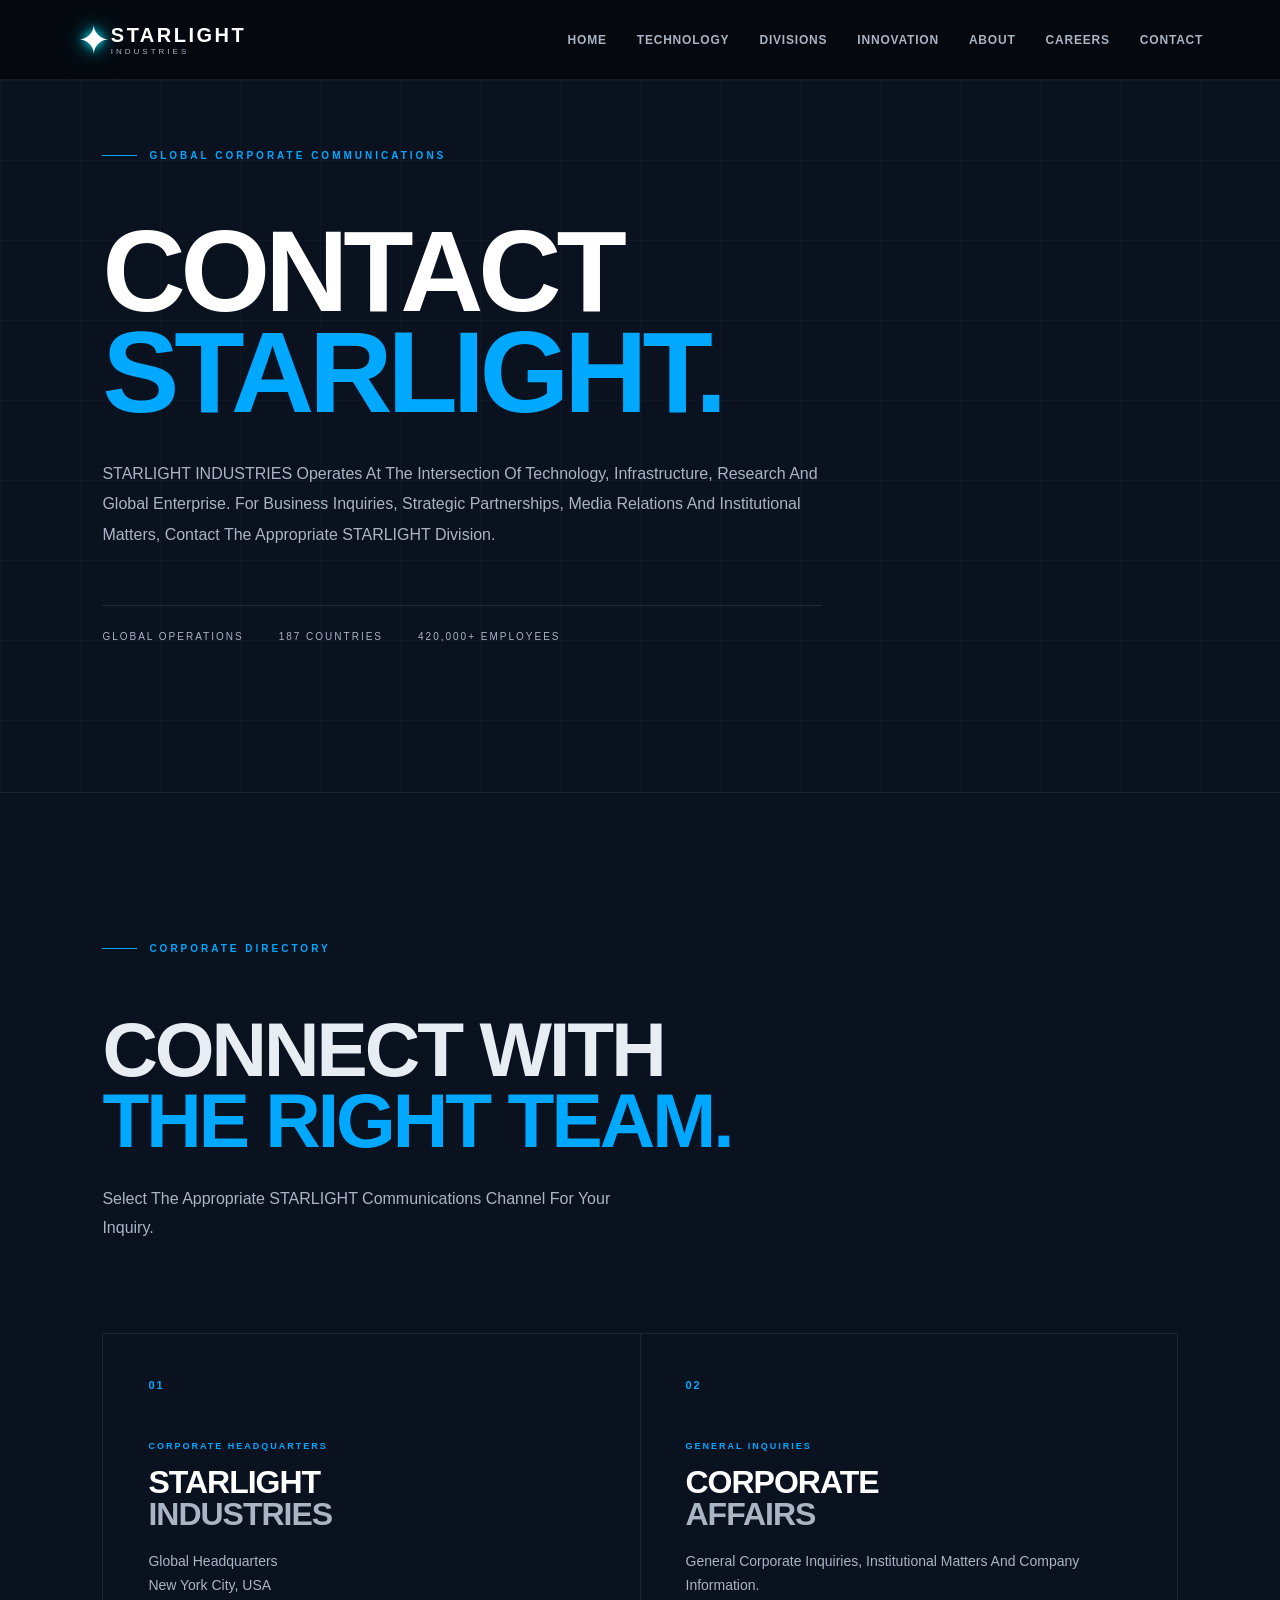
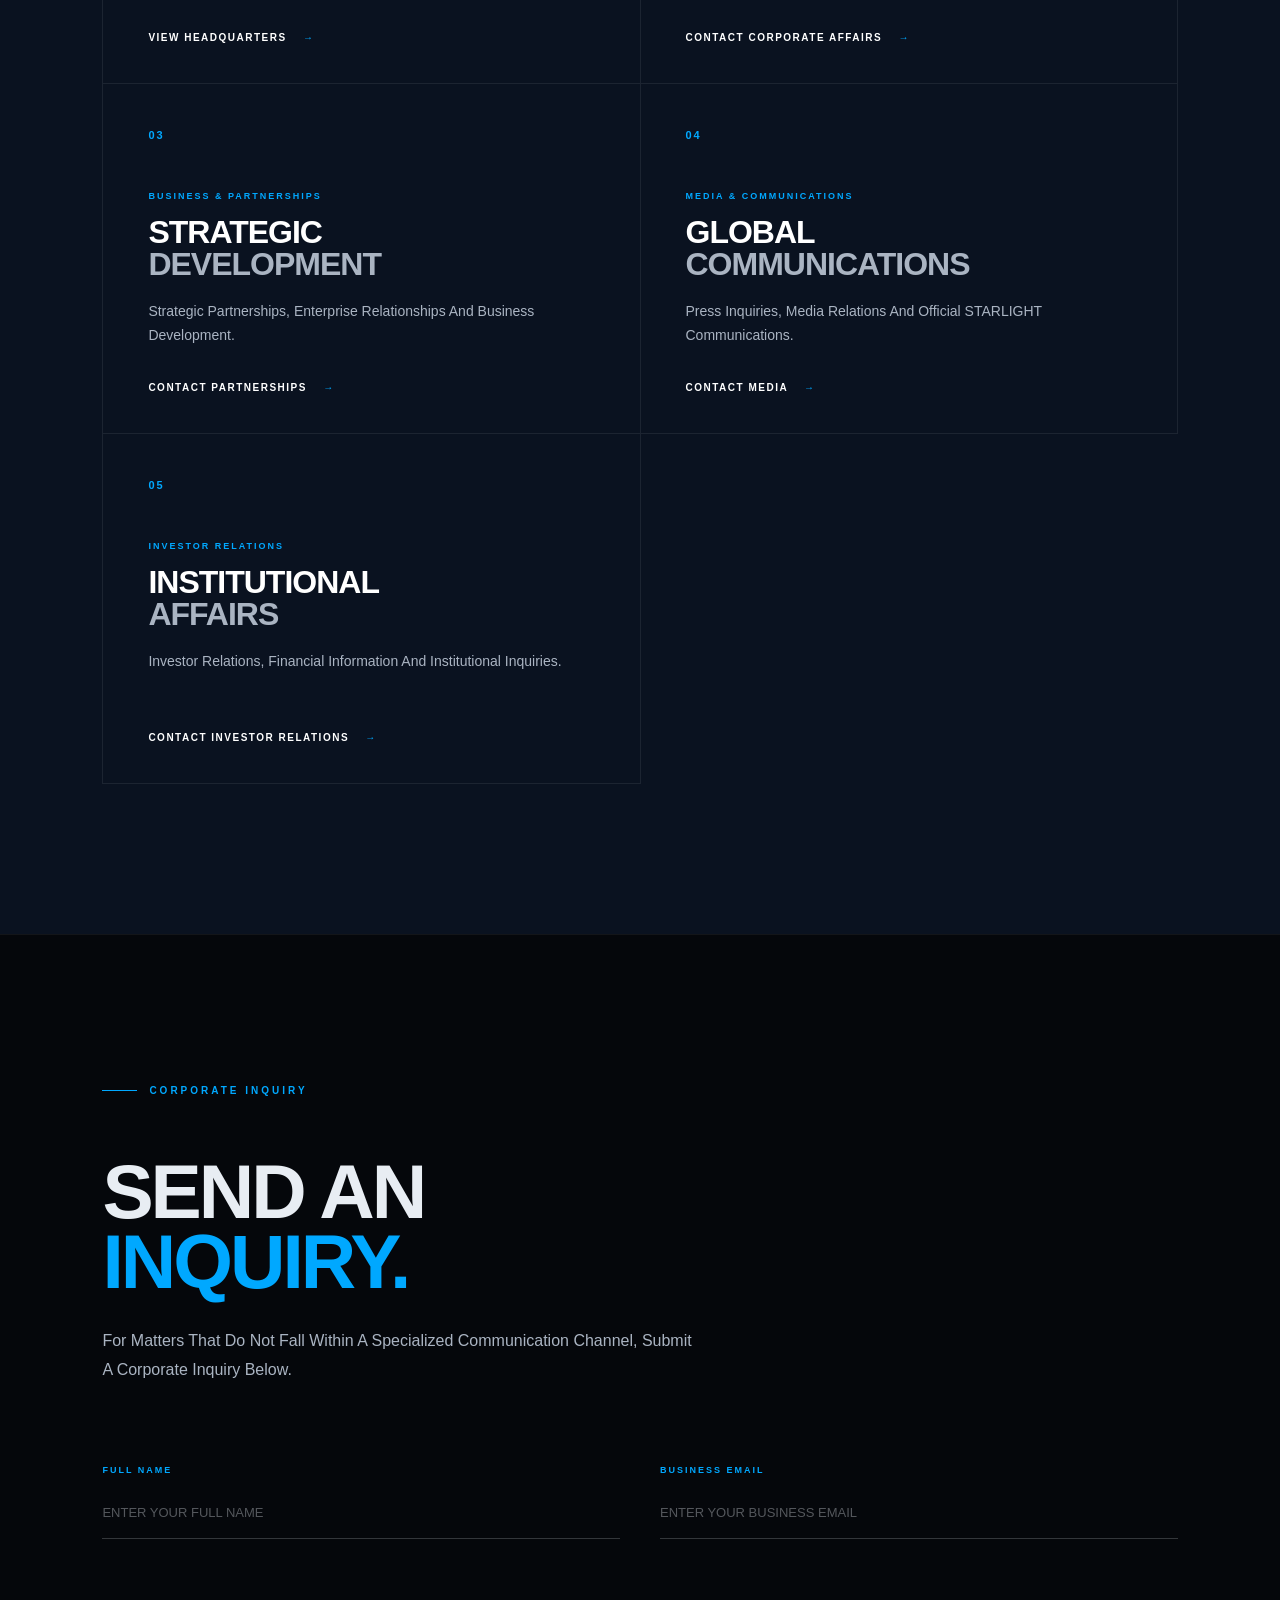
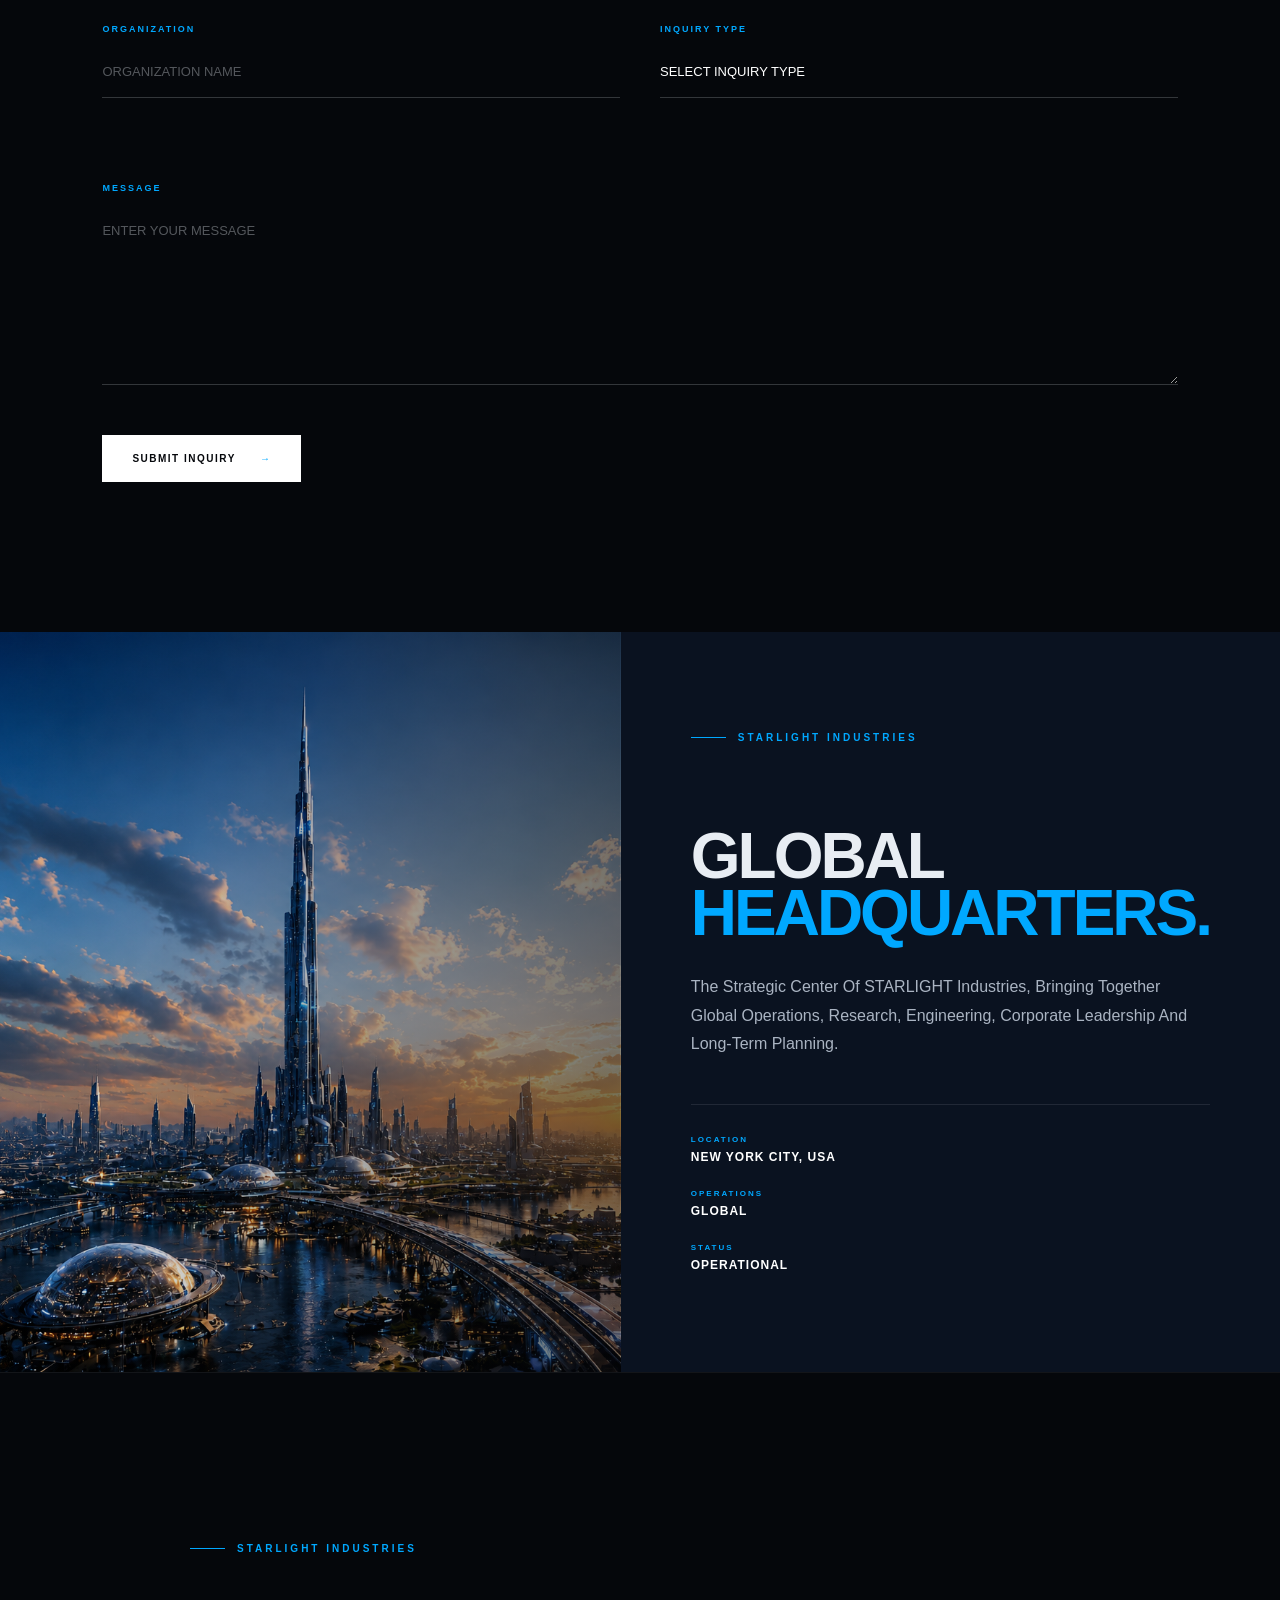
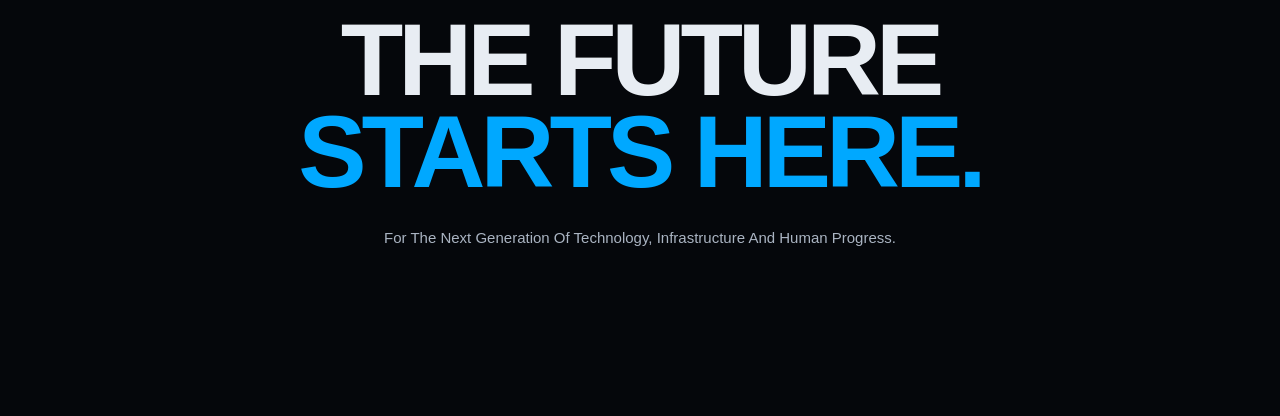
<file: contact.html>
<!DOCTYPE html>
<html lang="en">

<head>

    <meta charset="UTF-8">

    <meta
        name="viewport"
        content="width=device-width, initial-scale=1.0"
    >

    <title>Contact | STARLIGHT INDUSTRIES</title>

    <link
        rel="stylesheet"
        href="CSS/Style.css"
    >

    <link
        rel="stylesheet"
        href="CSS/Contact.css"
    >

</head>


<body>


<!-- ============================= -->
<!-- NAVIGATION -->
<!-- ============================= -->

<header class="navbar">

    <a href="index.html" class="logo">

        <span>✦</span>

        <div>

            <strong>STARLIGHT</strong>

            <small>INDUSTRIES</small>

        </div>

    </a>


    <nav>

        <a href="index.html">
            HOME
        </a>

        <a href="technology.html">
            TECHNOLOGY
        </a>

        <a href="divisions.html">
            DIVISIONS
        </a>

        <a href="innovation.html">
            INNOVATION
        </a>

        <a href="about.html">
            ABOUT
        </a>

        <a href="careers.html">
            CAREERS
        </a>

        <a href="contact.html" class="active">
            CONTACT
        </a>

    </nav>

</header>



<main>


<!-- ============================= -->
<!-- CONTACT HERO -->
<!-- ============================= -->

<section class="contact-hero">

    <div class="contact-hero-grid"></div>


    <div class="contact-hero-content">

        <div class="overview-label">

            <span></span>

            GLOBAL CORPORATE COMMUNICATIONS

        </div>


        <h1>

            CONTACT

            <span>STARLIGHT.</span>

        </h1>


        <p>

            STARLIGHT INDUSTRIES Operates At The
            Intersection Of Technology, Infrastructure,
            Research And Global Enterprise.

            For Business Inquiries, Strategic Partnerships,
            Media Relations And Institutional Matters,
            Contact The Appropriate STARLIGHT Division.

        </p>


        <div class="contact-hero-meta">

            <span>
                GLOBAL OPERATIONS
            </span>

            <span>
                187 COUNTRIES
            </span>

            <span>
                420,000+ EMPLOYEES
            </span>

        </div>

    </div>

</section>



<!-- ============================= -->
<!-- CORPORATE CONTACT DIRECTORY -->
<!-- ============================= -->

<section class="contact-directory">

    <div class="contact-section-header">

        <div class="overview-label">

            <span></span>

            CORPORATE DIRECTORY

        </div>


        <h2>

            CONNECT WITH

            <span>THE RIGHT TEAM.</span>

        </h2>


        <p>

            Select The Appropriate STARLIGHT
            Communications Channel For Your Inquiry.

        </p>

    </div>



    <div class="contact-directory-grid">


        <!-- CORPORATE HEADQUARTERS -->

        <article class="contact-card">

            <div class="contact-card-number">
                01
            </div>

            <span class="contact-card-label">
                CORPORATE HEADQUARTERS
            </span>

            <h3>
                STARLIGHT
                <span>INDUSTRIES</span>
            </h3>

            <p>
                Global Headquarters<br>
                New York City, USA
            </p>

            <a href="#">
                VIEW HEADQUARTERS
                <span>→</span>
            </a>

        </article>



        <!-- GENERAL INQUIRIES -->

        <article class="contact-card">

            <div class="contact-card-number">
                02
            </div>

            <span class="contact-card-label">
                GENERAL INQUIRIES
            </span>

            <h3>
                CORPORATE
                <span>AFFAIRS</span>
            </h3>

            <p>
                General Corporate Inquiries,
                Institutional Matters And
                Company Information.
            </p>

            <a href="mailto:contact@starlightindustries.com">
                CONTACT CORPORATE AFFAIRS
                <span>→</span>
            </a>

        </article>



        <!-- PARTNERSHIPS -->

        <article class="contact-card">

            <div class="contact-card-number">
                03
            </div>

            <span class="contact-card-label">
                BUSINESS & PARTNERSHIPS
            </span>

            <h3>
                STRATEGIC
                <span>DEVELOPMENT</span>
            </h3>

            <p>
                Strategic Partnerships,
                Enterprise Relationships And
                Business Development.
            </p>

            <a href="mailto:partnerships@starlightindustries.com">
                CONTACT PARTNERSHIPS
                <span>→</span>
            </a>

        </article>



        <!-- MEDIA -->

        <article class="contact-card">

            <div class="contact-card-number">
                04
            </div>

            <span class="contact-card-label">
                MEDIA & COMMUNICATIONS
            </span>

            <h3>
                GLOBAL
                <span>COMMUNICATIONS</span>
            </h3>

            <p>
                Press Inquiries, Media Relations
                And Official STARLIGHT Communications.
            </p>

            <a href="mailto:media@starlightindustries.com">
                CONTACT MEDIA
                <span>→</span>
            </a>

        </article>



        <!-- INVESTOR RELATIONS -->

        <article class="contact-card">

            <div class="contact-card-number">
                05
            </div>

            <span class="contact-card-label">
                INVESTOR RELATIONS
            </span>

            <h3>
                INSTITUTIONAL
                <span>AFFAIRS</span>
            </h3>

            <p>
                Investor Relations, Financial
                Information And Institutional Inquiries.
            </p>

            <a href="mailto:investors@starlightindustries.com">
                CONTACT INVESTOR RELATIONS
                <span>→</span>
            </a>

        </article>


    </div>

</section>



<!-- ============================= -->
<!-- CONTACT FORM -->
<!-- ============================= -->

<section class="contact-form-section">


    <div class="contact-form-intro">

        <div class="overview-label">

            <span></span>

            CORPORATE INQUIRY

        </div>


        <h2>

            SEND AN

            <span>INQUIRY.</span>

        </h2>


        <p>

            For Matters That Do Not Fall Within
            A Specialized Communication Channel,
            Submit A Corporate Inquiry Below.

        </p>

    </div>



    <form class="corporate-form">


        <div class="form-row">


            <div class="form-field">

                <label for="full-name">
                    FULL NAME
                </label>

                <input
                    type="text"
                    id="full-name"
                    name="full-name"
                    placeholder="ENTER YOUR FULL NAME"
                    required
                >

            </div>



            <div class="form-field">

                <label for="email">
                    BUSINESS EMAIL
                </label>

                <input
                    type="email"
                    id="email"
                    name="email"
                    placeholder="ENTER YOUR BUSINESS EMAIL"
                    required
                >

            </div>


        </div>



        <div class="form-row">


            <div class="form-field">

                <label for="organization">
                    ORGANIZATION
                </label>

                <input
                    type="text"
                    id="organization"
                    name="organization"
                    placeholder="ORGANIZATION NAME"
                >

            </div>



            <div class="form-field">

                <label for="inquiry">
                    INQUIRY TYPE
                </label>

                <select
                    id="inquiry"
                    name="inquiry"
                >

                    <option value="">
                        SELECT INQUIRY TYPE
                    </option>

                    <option>
                        GENERAL CORPORATE INQUIRY
                    </option>

                    <option>
                        BUSINESS PARTNERSHIP
                    </option>

                    <option>
                        INVESTOR RELATIONS
                    </option>

                    <option>
                        MEDIA & PRESS
                    </option>

                    <option>
                        TECHNOLOGY
                    </option>

                    <option>
                        OTHER
                    </option>

                </select>

            </div>


        </div>



        <div class="form-field">

            <label for="message">
                MESSAGE
            </label>

            <textarea
                id="message"
                name="message"
                placeholder="ENTER YOUR MESSAGE"
                rows="7"
                required
            ></textarea>

        </div>



        <div class="form-submit">

            <button type="submit">

                SUBMIT INQUIRY

                <span>→</span>

            </button>

        </div>


    </form>

</section>



<!-- ============================= -->
<!-- GLOBAL HEADQUARTERS -->
<!-- ============================= -->

<section class="contact-headquarters">


    <div class="contact-headquarters-image">

        <div class="headquarters-overlay"></div>

    </div>



    <div class="contact-headquarters-content">

        <div class="overview-label">

            <span></span>

            STARLIGHT INDUSTRIES

        </div>


        <h2>

            GLOBAL

            <span>HEADQUARTERS.</span>

        </h2>


        <p>

            The Strategic Center Of STARLIGHT Industries,
            Bringing Together Global Operations, Research,
            Engineering, Corporate Leadership And
            Long-Term Planning.

        </p>


        <div class="headquarters-details">

            <div>

                <span>
                    LOCATION
                </span>

                <strong>
                    NEW YORK CITY, USA
                </strong>

            </div>


            <div>

                <span>
                    OPERATIONS
                </span>

                <strong>
                    GLOBAL
                </strong>

            </div>


            <div>

                <span>
                    STATUS
                </span>

                <strong>
                    OPERATIONAL
                </strong>

            </div>

        </div>

    </div>

</section>



<!-- ============================= -->
<!-- CONTACT CLOSING -->
<!-- ============================= -->

<section class="contact-closing">

    <div class="contact-closing-content">

        <div class="overview-label">

            <span></span>

            STARLIGHT INDUSTRIES

        </div>


        <h2>

            THE FUTURE

            <span>STARTS HERE.</span>

        </h2>


        <p>

            For The Next Generation Of Technology,
            Infrastructure And Human Progress.

        </p>

    </div>

</section>


</main>


</body>

</html>
</file>
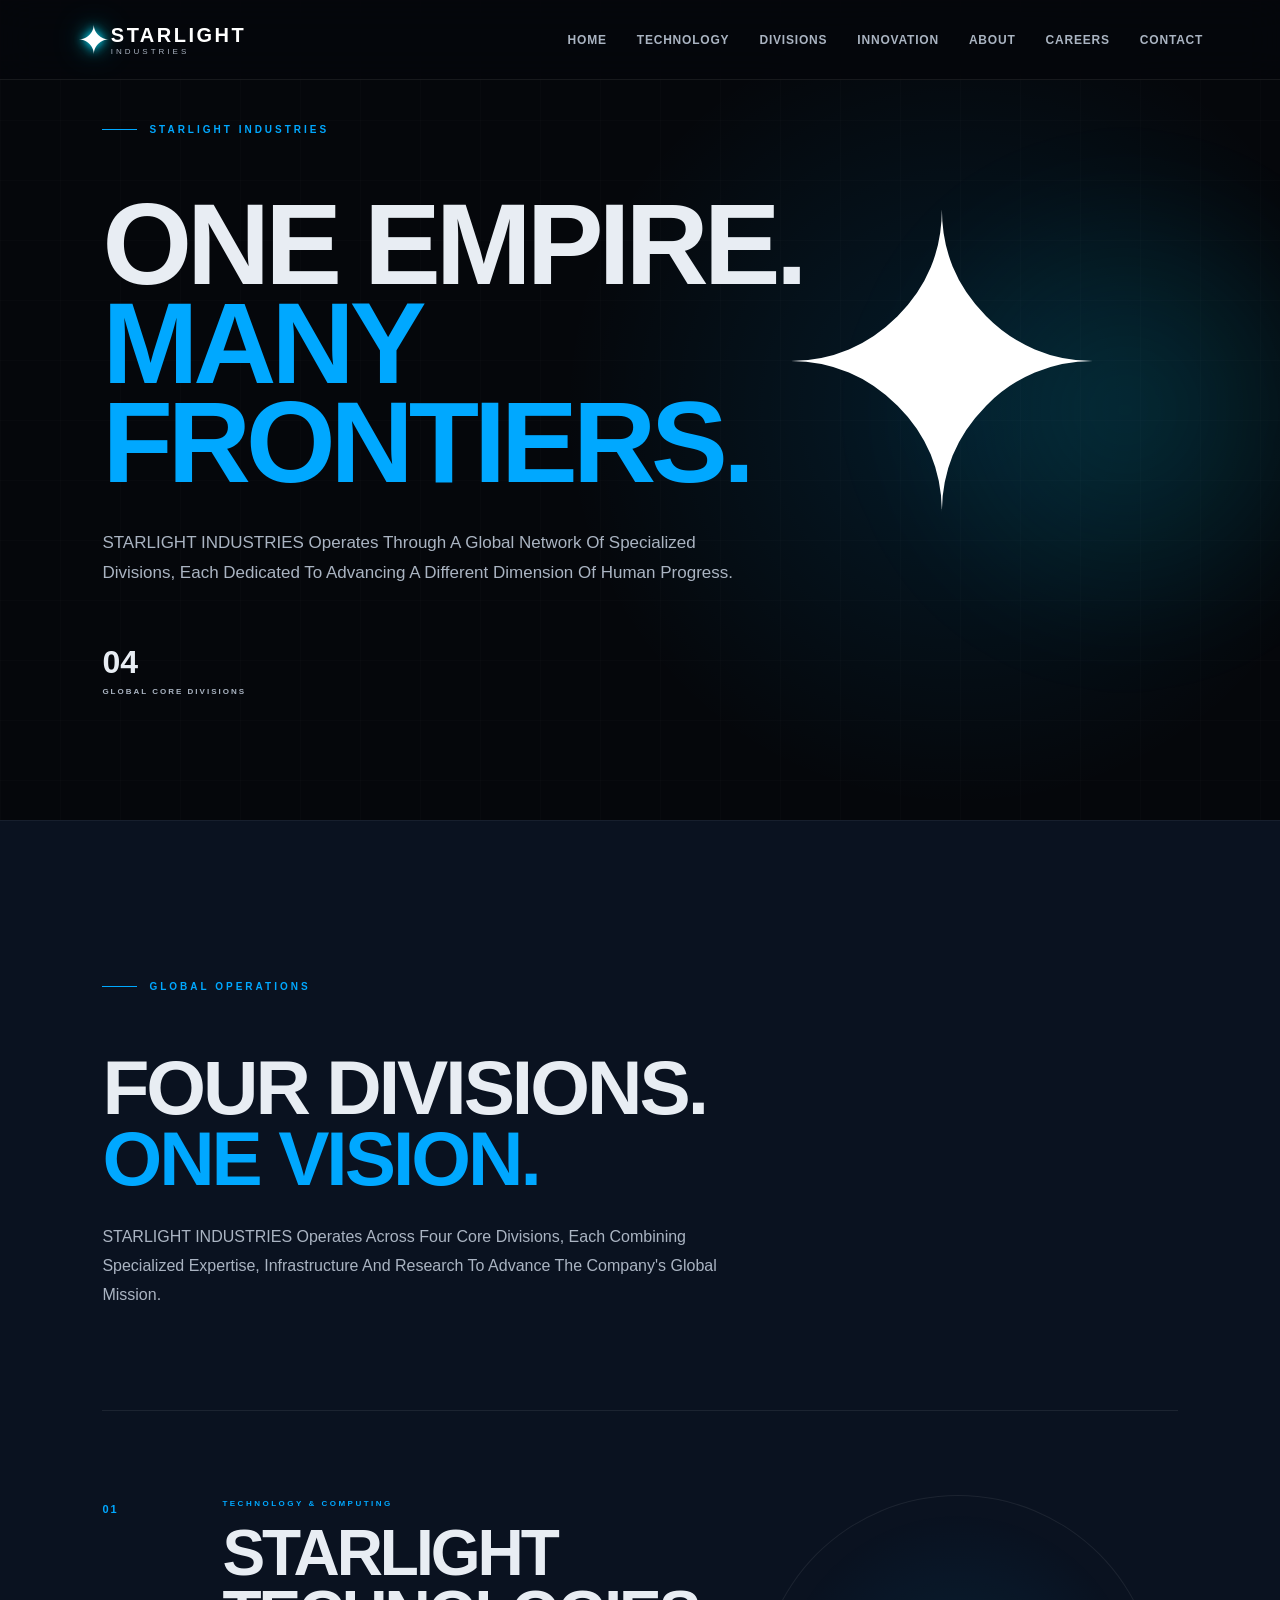
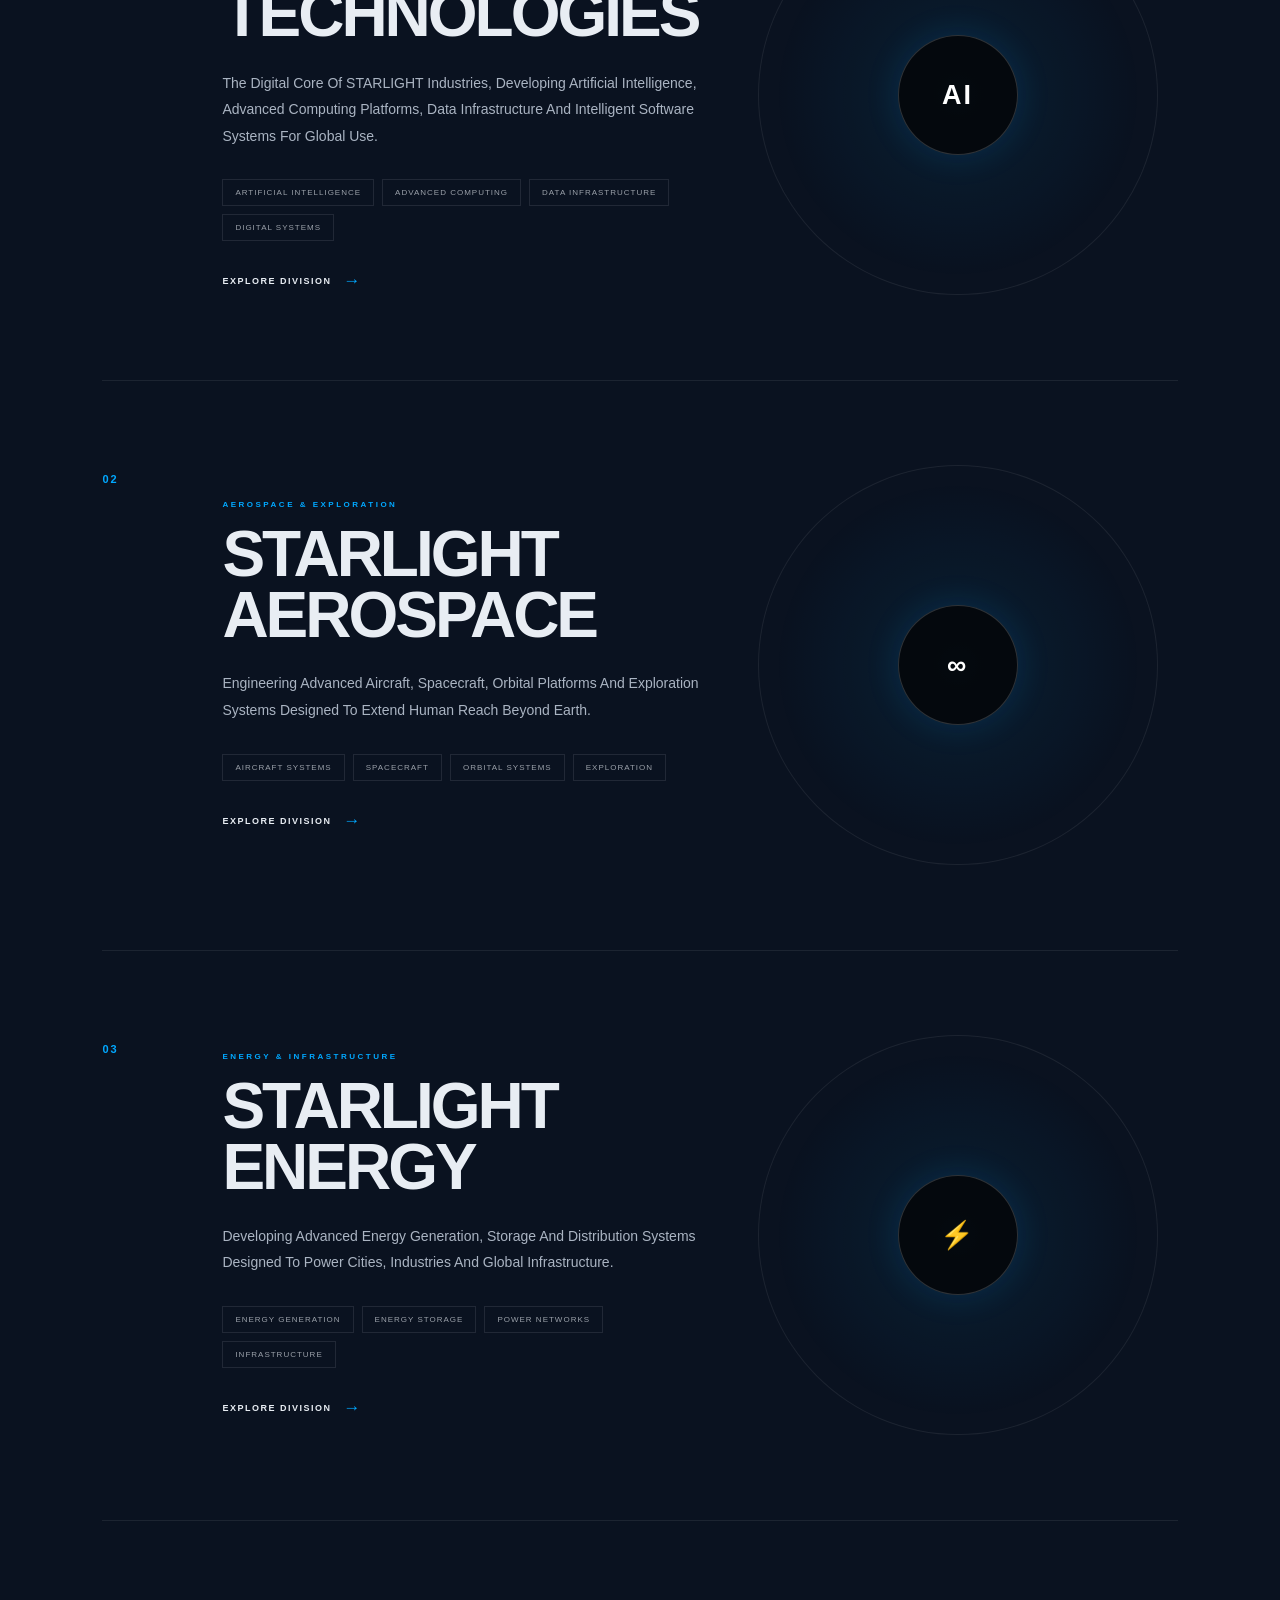
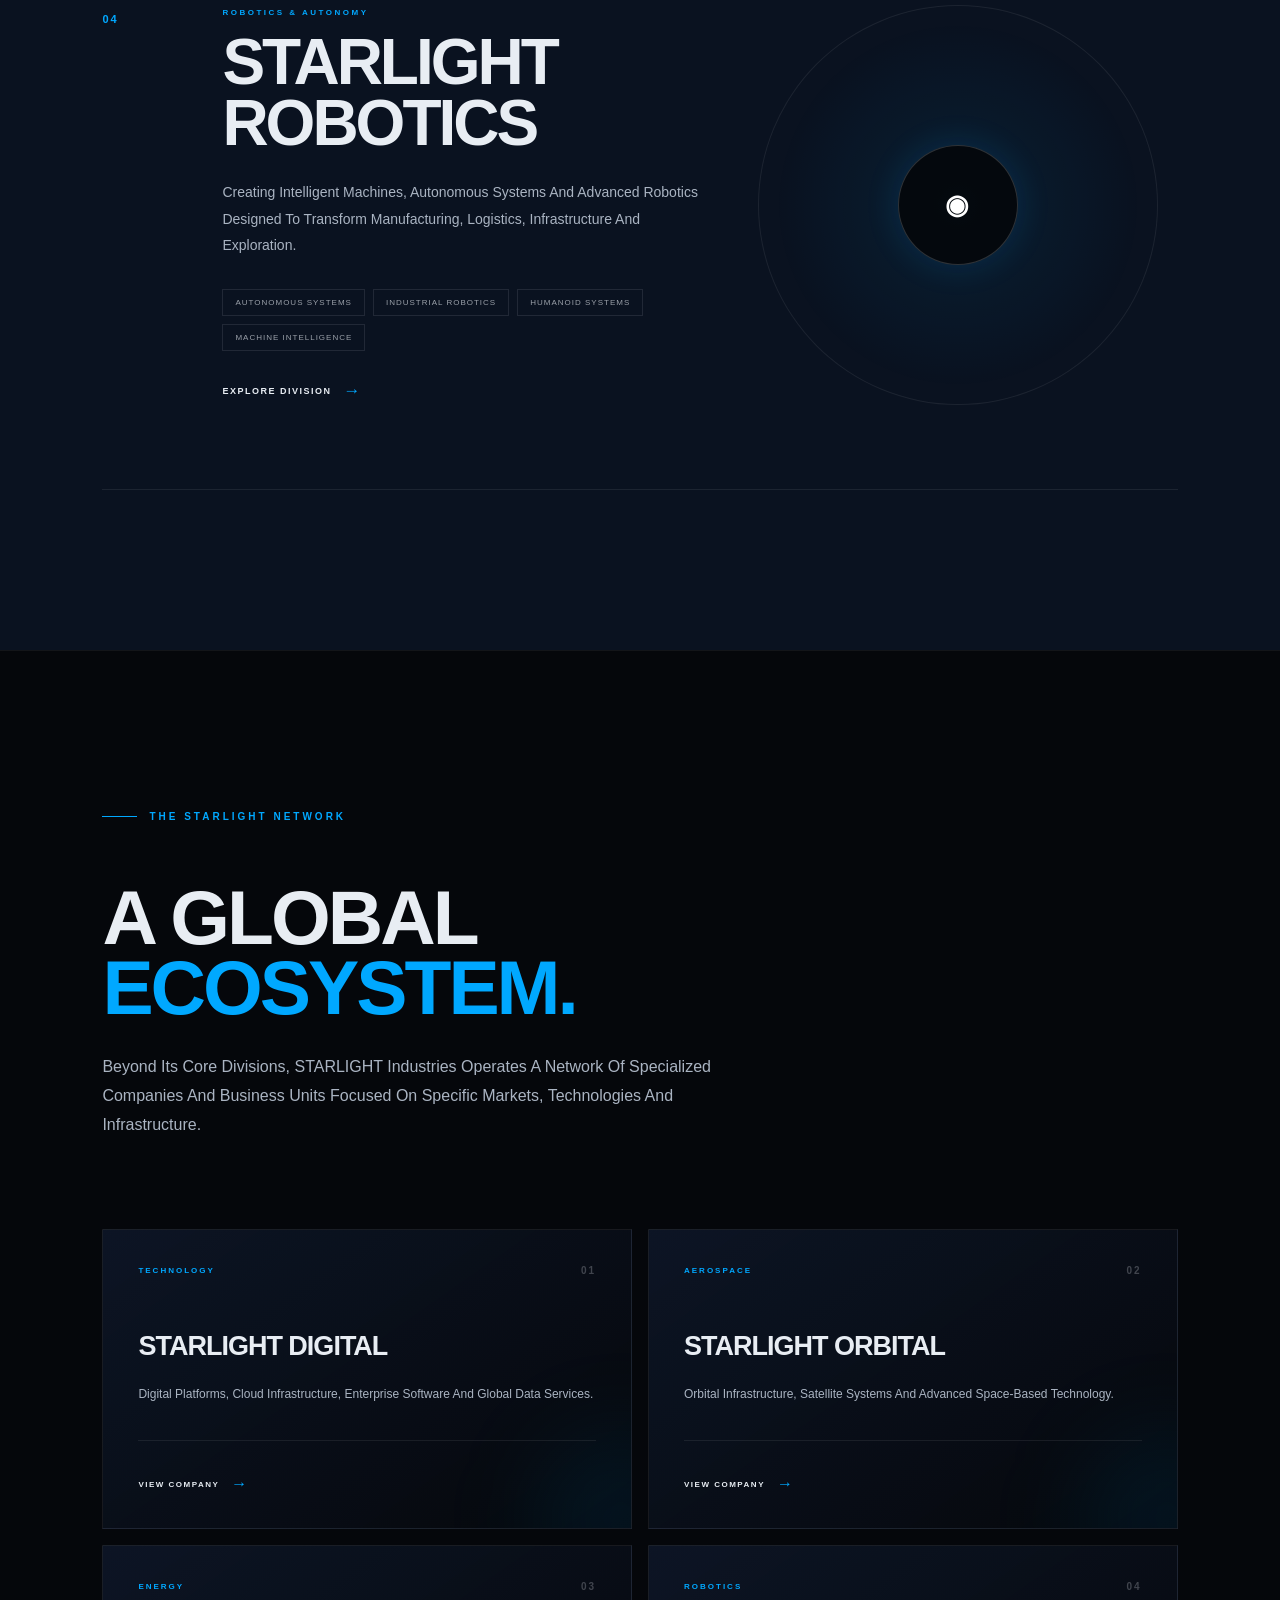
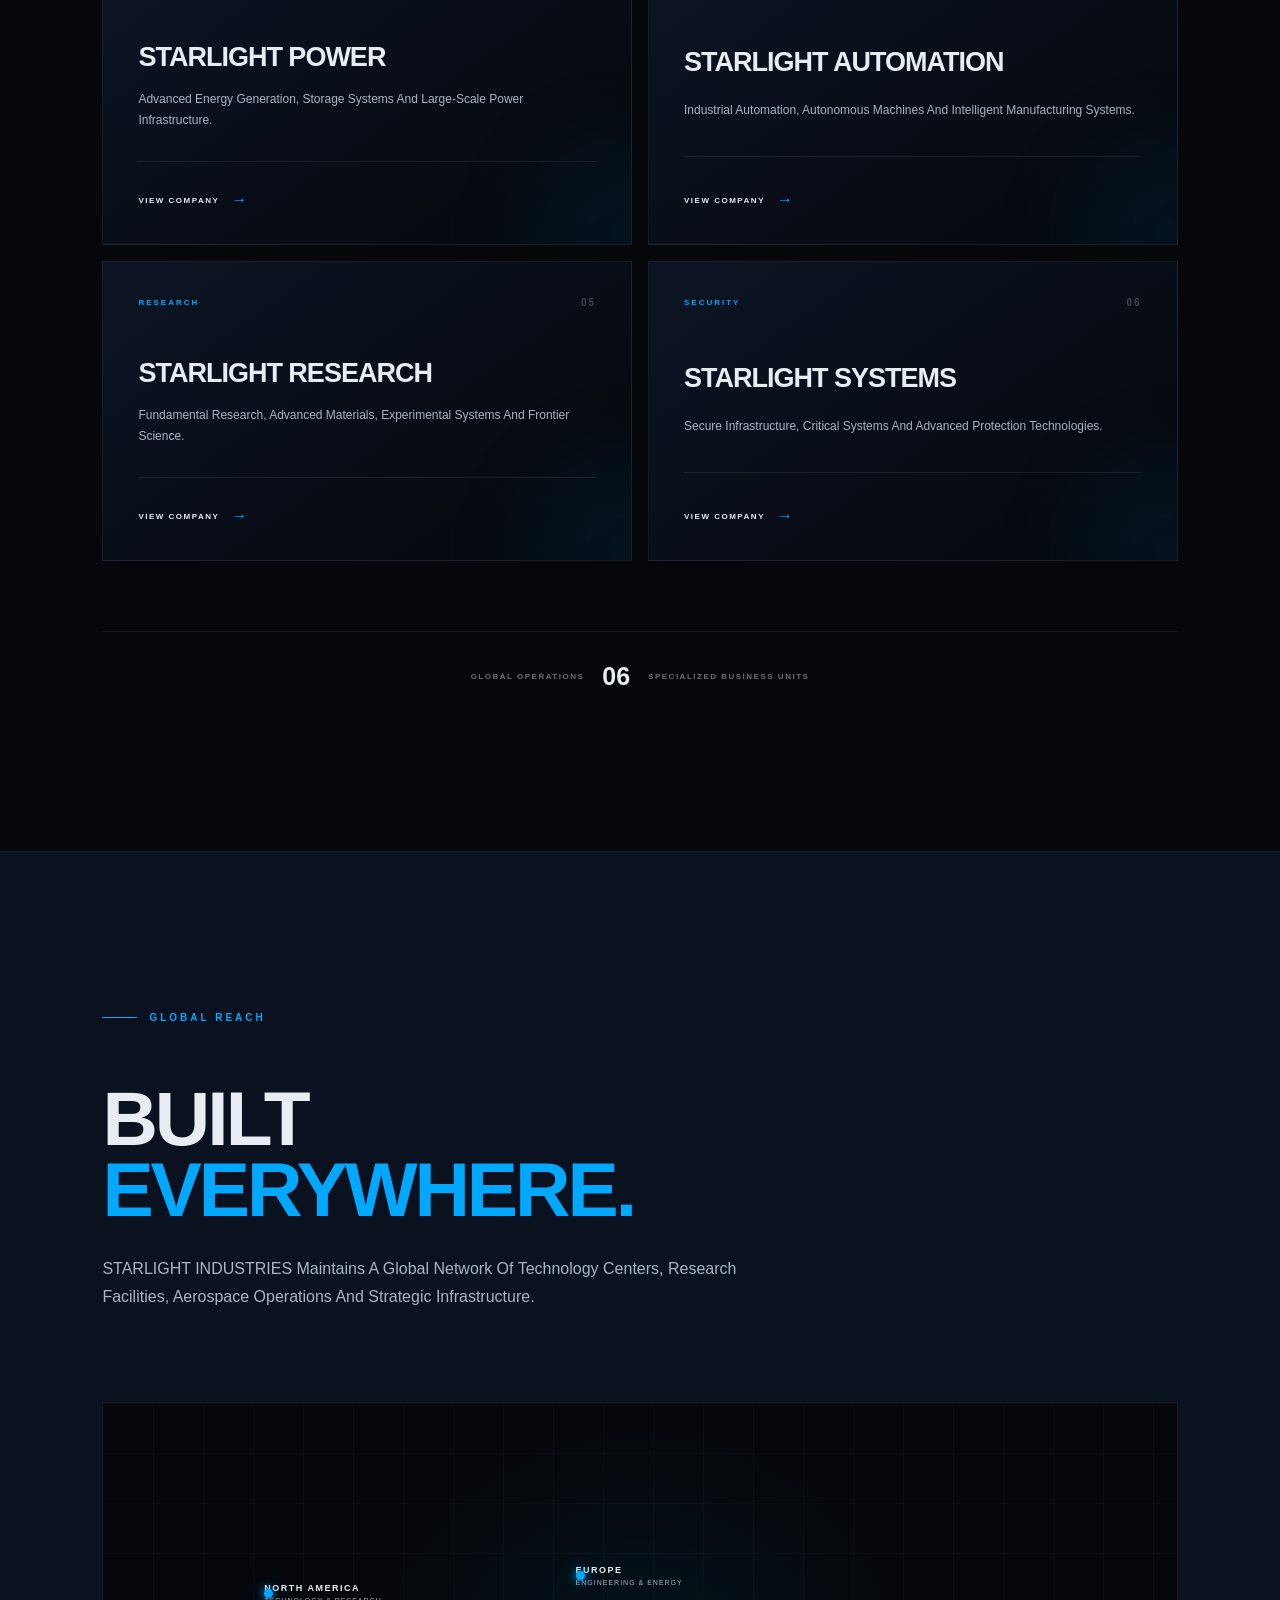
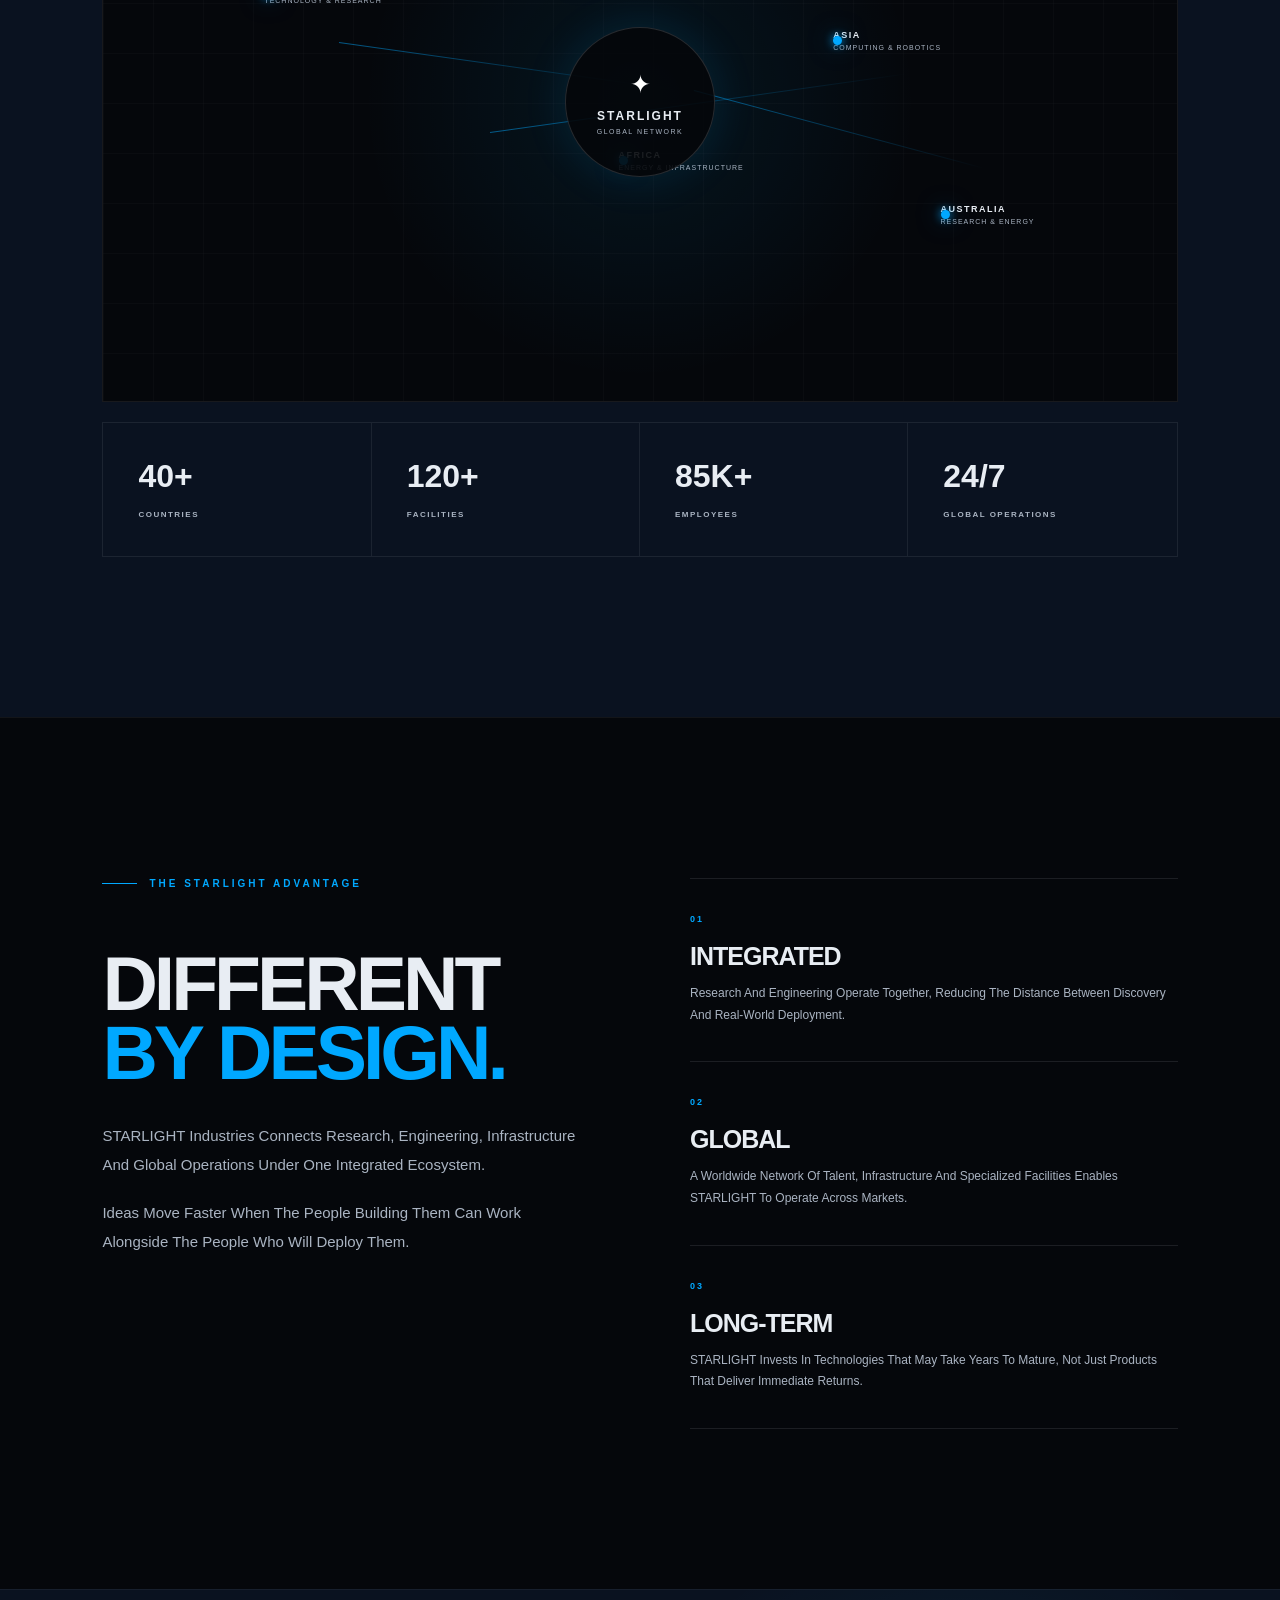
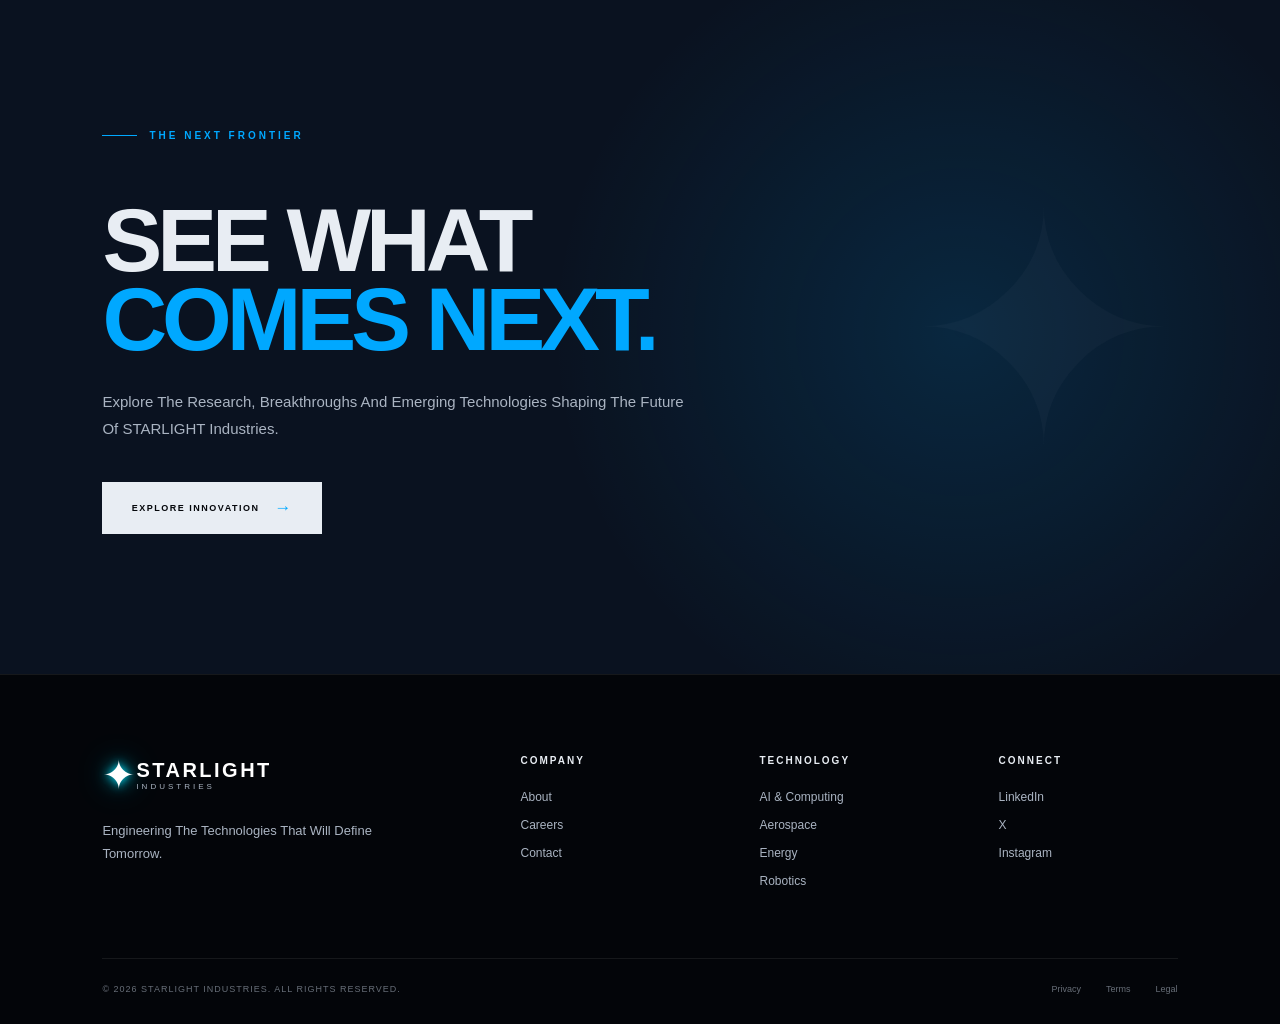
<file: divisions.html>
<!DOCTYPE html>
<html lang="en">
<head>

    <meta charset="UTF-8">

    <meta
        name="viewport"
        content="width=device-width, initial-scale=1.0"
    >

    <title>Divisions | STARLIGHT INDUSTRIES</title>

    <link
        rel="stylesheet"
        href="CSS/Style.css"
    >

    <link
        rel="stylesheet"
        href="CSS/divisions.css"
    >

</head>


<body>

    <!-- ============================= -->
    <!-- NAVIGATION -->
    <!-- ============================= -->

    <header class="navbar">

        <a href="index.html" class="logo">

            <span>✦</span>

            <div>

                <strong>STARLIGHT</strong>

                <small>INDUSTRIES</small>

            </div>

        </a>


        <nav>

            <a href="index.html">
                HOME
            </a>

            <a href="technology.html">
                TECHNOLOGY
            </a>

            <a href="divisions.html" class="active">
                DIVISIONS
            </a>

            <a href="innovation.html">
                INNOVATION
            </a>

            <a href="about.html">
                ABOUT
            </a>

            <a href="careers.html">
                CAREERS
            </a>

            <a href="contact.html">
                CONTACT
            </a>

        </nav>

    </header>


    <main>

        <!-- ============================= -->
        <!-- DIVISIONS HERO -->
        <!-- ============================= -->

        <section class="divisions-hero">

            <div class="divisions-grid"></div>

            <div class="divisions-glow"></div>


            <div class="divisions-hero-content">

                <div class="overview-label">

                    <span></span>

                    STARLIGHT INDUSTRIES

                </div>


                <h1>

                    ONE EMPIRE.

                    <span>MANY FRONTIERS.</span>

                </h1>


                <p>
                    STARLIGHT INDUSTRIES Operates Through A
                    Global Network Of Specialized Divisions,
                    Each Dedicated To Advancing A Different
                    Dimension Of Human Progress.
                </p>


                <div class="division-stat">

                    <strong>
                        04
                    </strong>

                    <span>
                        GLOBAL CORE DIVISIONS
                    </span>

                </div>

            </div>


        <div class="division-logo">

          <div class="division-logo-symbol">
                    ✦
          </div>

        </div>  

        </section>


    <!-- ============================= -->
<!-- CORE DIVISIONS -->
<!-- ============================= -->

<section class="core-divisions">

    <div class="core-divisions-header">

        <div class="overview-label">
            <span></span>
            GLOBAL OPERATIONS
        </div>

        <h2>
            FOUR DIVISIONS.
            <span>ONE VISION.</span>
        </h2>

        <p>
            STARLIGHT INDUSTRIES Operates Across Four Core
            Divisions, Each Combining Specialized Expertise,
            Infrastructure And Research To Advance The Company's
            Global Mission.
        </p>

    </div>


    <div class="division-list">

        <!-- DIVISION 01 -->

        <article class="division-block">

            <div class="division-block-number">
                01
            </div>

            <div class="division-block-content">

                <span class="division-block-category">
                    TECHNOLOGY & COMPUTING
                </span>

                <h3>
                    STARLIGHT
                    <span>TECHNOLOGIES</span>
                </h3>

                <p>
                    The Digital Core Of STARLIGHT Industries,
                    Developing Artificial Intelligence, Advanced
                    Computing Platforms, Data Infrastructure And
                    Intelligent Software Systems For Global Use.
                </p>

                <div class="division-specialties">

                    <span>ARTIFICIAL INTELLIGENCE</span>
                    <span>ADVANCED COMPUTING</span>
                    <span>DATA INFRASTRUCTURE</span>
                    <span>DIGITAL SYSTEMS</span>

                </div>

                <a href="#">
                    EXPLORE DIVISION
                    <span>→</span>
                </a>

            </div>

            <div class="division-block-visual">

                <div class="division-visual-core">
                    AI
                </div>

            </div>

        </article>


        <!-- DIVISION 02 -->

        <article class="division-block">

            <div class="division-block-number">
                02
            </div>

            <div class="division-block-content">

                <span class="division-block-category">
                    AEROSPACE & EXPLORATION
                </span>

                <h3>
                    STARLIGHT
                    <span>AEROSPACE</span>
                </h3>

                <p>
                    Engineering Advanced Aircraft, Spacecraft,
                    Orbital Platforms And Exploration Systems
                    Designed To Extend Human Reach Beyond Earth.
                </p>

                <div class="division-specialties">

                    <span>AIRCRAFT SYSTEMS</span>
                    <span>SPACECRAFT</span>
                    <span>ORBITAL SYSTEMS</span>
                    <span>EXPLORATION</span>

                </div>

                <a href="#">
                    EXPLORE DIVISION
                    <span>→</span>
                </a>

            </div>

            <div class="division-block-visual">

                <div class="division-visual-core">
                    ∞
                </div>

            </div>

        </article>


        <!-- DIVISION 03 -->

        <article class="division-block">

            <div class="division-block-number">
                03
            </div>

            <div class="division-block-content">

                <span class="division-block-category">
                    ENERGY & INFRASTRUCTURE
                </span>

                <h3>
                    STARLIGHT
                    <span>ENERGY</span>
                </h3>

                <p>
                    Developing Advanced Energy Generation,
                    Storage And Distribution Systems Designed
                    To Power Cities, Industries And Global
                    Infrastructure.
                </p>

                <div class="division-specialties">

                    <span>ENERGY GENERATION</span>
                    <span>ENERGY STORAGE</span>
                    <span>POWER NETWORKS</span>
                    <span>INFRASTRUCTURE</span>

                </div>

                <a href="#">
                    EXPLORE DIVISION
                    <span>→</span>
                </a>

            </div>

            <div class="division-block-visual">

                <div class="division-visual-core">
                    ⚡
                </div>

            </div>

        </article>


        <!-- DIVISION 04 -->

        <article class="division-block">

            <div class="division-block-number">
                04
            </div>

            <div class="division-block-content">

                <span class="division-block-category">
                    ROBOTICS & AUTONOMY
                </span>

                <h3>
                    STARLIGHT
                    <span>ROBOTICS</span>
                </h3>

                <p>
                    Creating Intelligent Machines, Autonomous
                    Systems And Advanced Robotics Designed To
                    Transform Manufacturing, Logistics,
                    Infrastructure And Exploration.
                </p>

                <div class="division-specialties">

                    <span>AUTONOMOUS SYSTEMS</span>
                    <span>INDUSTRIAL ROBOTICS</span>
                    <span>HUMANOID SYSTEMS</span>
                    <span>MACHINE INTELLIGENCE</span>

                </div>

                <a href="#">
                    EXPLORE DIVISION
                    <span>→</span>
                </a>

            </div>

            <div class="division-block-visual">

                <div class="division-visual-core">
                    ◉
                </div>

            </div>

        </article>

    </div>

</section>

           <!-- ============================= -->
<!-- STARLIGHT NETWORK -->
<!-- ============================= -->

<section class="starlight-network">

    <div class="network-header">

        <div class="overview-label">
            <span></span>
            THE STARLIGHT NETWORK
        </div>

        <h2>
            A GLOBAL
            <span>ECOSYSTEM.</span>
        </h2>

        <p>
            Beyond Its Core Divisions, STARLIGHT Industries
            Operates A Network Of Specialized Companies And
            Business Units Focused On Specific Markets,
            Technologies And Infrastructure.
        </p>

    </div>


    <div class="network-grid">

        <!-- COMPANY 01 -->

        <article class="network-card">

            <div class="network-card-top">

                <span>
                    TECHNOLOGY
                </span>

                <strong>
                    01
                </strong>

            </div>

            <h3>
                STARLIGHT DIGITAL
            </h3>

            <p>
                Digital Platforms, Cloud Infrastructure,
                Enterprise Software And Global Data Services.
            </p>

            <div class="network-card-line"></div>

            <a href="#">
                VIEW COMPANY
                <span>→</span>
            </a>

        </article>


        <!-- COMPANY 02 -->

        <article class="network-card">

            <div class="network-card-top">

                <span>
                    AEROSPACE
                </span>

                <strong>
                    02
                </strong>

            </div>

            <h3>
                STARLIGHT ORBITAL
            </h3>

            <p>
                Orbital Infrastructure, Satellite Systems And
                Advanced Space-Based Technology.
            </p>

            <div class="network-card-line"></div>

            <a href="#">
                VIEW COMPANY
                <span>→</span>
            </a>

        </article>


        <!-- COMPANY 03 -->

        <article class="network-card">

            <div class="network-card-top">

                <span>
                    ENERGY
                </span>

                <strong>
                    03
                </strong>

            </div>

            <h3>
                STARLIGHT POWER
            </h3>

            <p>
                Advanced Energy Generation, Storage Systems
                And Large-Scale Power Infrastructure.
            </p>

            <div class="network-card-line"></div>

            <a href="#">
                VIEW COMPANY
                <span>→</span>

            </a>

        </article>


        <!-- COMPANY 04 -->

        <article class="network-card">

            <div class="network-card-top">

                <span>
                    ROBOTICS
                </span>

                <strong>
                    04
                </strong>

            </div>

            <h3>
                STARLIGHT AUTOMATION
            </h3>

            <p>
                Industrial Automation, Autonomous Machines
                And Intelligent Manufacturing Systems.
            </p>

            <div class="network-card-line"></div>

            <a href="#">
                VIEW COMPANY
                <span>→</span>

            </a>

        </article>


        <!-- COMPANY 05 -->

        <article class="network-card">

            <div class="network-card-top">

                <span>
                    RESEARCH
                </span>

                <strong>
                    05
                </strong>

            </div>

            <h3>
                STARLIGHT RESEARCH
            </h3>

            <p>
                Fundamental Research, Advanced Materials,
                Experimental Systems And Frontier Science.
            </p>

            <div class="network-card-line"></div>

            <a href="#">
                VIEW COMPANY
                <span>→</span>

            </a>

        </article>


        <!-- COMPANY 06 -->

        <article class="network-card">

            <div class="network-card-top">

                <span>
                    SECURITY
                </span>

                <strong>
                    06
                </strong>

            </div>

            <h3>
                STARLIGHT SYSTEMS
            </h3>

            <p>
                Secure Infrastructure, Critical Systems And
                Advanced Protection Technologies.
            </p>

            <div class="network-card-line"></div>

            <a href="#">
                VIEW COMPANY
                <span>→</span>

            </a>

        </article>

    </div>


    <div class="network-footer">

        <span>
            GLOBAL OPERATIONS
        </span>

        <strong>
            06
        </strong>

        <span>
            SPECIALIZED BUSINESS UNITS
        </span>

    </div>

</section>



<!-- ============================= -->
<!-- GLOBAL REACH -->
<!-- ============================= -->

<section class="global-reach">

    <div class="global-reach-header">

        <div class="overview-label">
            <span></span>
            GLOBAL REACH
        </div>

        <h2>
            BUILT
            <span>EVERYWHERE.</span>
        </h2>

        <p>
            STARLIGHT INDUSTRIES Maintains A Global Network Of
            Technology Centers, Research Facilities, Aerospace
            Operations And Strategic Infrastructure.
        </p>

    </div>


    <div class="global-map">

        <div class="map-grid"></div>

        <div class="map-line line-one"></div>
        <div class="map-line line-two"></div>
        <div class="map-line line-three"></div>


        <!-- NORTH AMERICA -->

        <div class="location location-one">

            <span class="location-dot"></span>

            <div class="location-info">

                <strong>
                    NORTH AMERICA
                </strong>

                <small>
                    TECHNOLOGY & RESEARCH
                </small>

            </div>

        </div>


        <!-- EUROPE -->

        <div class="location location-two">

            <span class="location-dot"></span>

            <div class="location-info">

                <strong>
                    EUROPE
                </strong>

                <small>
                    ENGINEERING & ENERGY
                </small>

            </div>

        </div>


        <!-- AFRICA -->

        <div class="location location-three">

            <span class="location-dot"></span>

            <div class="location-info">

                <strong>
                    AFRICA
                </strong>

                <small>
                    ENERGY & INFRASTRUCTURE
                </small>

            </div>

        </div>


        <!-- ASIA -->

        <div class="location location-four">

            <span class="location-dot"></span>

            <div class="location-info">

                <strong>
                    ASIA
                </strong>

                <small>
                    COMPUTING & ROBOTICS
                </small>

            </div>

        </div>


        <!-- AUSTRALIA -->

        <div class="location location-five">

            <span class="location-dot"></span>

            <div class="location-info">

                <strong>
                    AUSTRALIA
                </strong>

                <small>
                    RESEARCH & ENERGY
                </small>

            </div>

        </div>


        <div class="global-map-center">

            <span>✦</span>

            <strong>
                STARLIGHT
            </strong>

            <small>
                GLOBAL NETWORK
            </small>

        </div>

    </div>


    <div class="global-stats">

        <div>

            <strong>
                40+
            </strong>

            <span>
                COUNTRIES
            </span>

        </div>


        <div>

            <strong>
                120+
            </strong>

            <span>
                FACILITIES
            </span>

        </div>


        <div>

            <strong>
                85K+
            </strong>

            <span>
                EMPLOYEES
            </span>

        </div>


        <div>

            <strong>
                24/7
            </strong>

            <span>
                GLOBAL OPERATIONS
            </span>

        </div>

    </div>

</section>
 

         <!-- ============================= -->
<!-- STARLIGHT ADVANTAGE -->
<!-- ============================= -->

<section class="starlight-advantage">

    <div class="advantage-content">

        <div class="overview-label">
            <span></span>
            THE STARLIGHT ADVANTAGE
        </div>

        <h2>
            DIFFERENT
            <span>BY DESIGN.</span>
        </h2>

        <p>
            STARLIGHT Industries Connects Research, Engineering,
            Infrastructure And Global Operations Under One
            Integrated Ecosystem.
        </p>

        <p>
            Ideas Move Faster When The People Building Them
            Can Work Alongside The People Who Will Deploy Them.
        </p>

    </div>


    <div class="advantage-principles">

        <div class="advantage-item">

            <strong>01</strong>

            <h3>
                INTEGRATED
            </h3>

            <p>
                Research And Engineering Operate Together,
                Reducing The Distance Between Discovery And
                Real-World Deployment.
            </p>

        </div>


        <div class="advantage-item">

            <strong>02</strong>

            <h3>
                GLOBAL
            </h3>

            <p>
                A Worldwide Network Of Talent, Infrastructure
                And Specialized Facilities Enables STARLIGHT
                To Operate Across Markets.
            </p>

        </div>


        <div class="advantage-item">

            <strong>03</strong>

            <h3>
                LONG-TERM
            </h3>

            <p>
                STARLIGHT Invests In Technologies That May Take
                Years To Mature, Not Just Products That Deliver
                Immediate Returns.
            </p>

        </div>

    </div>

</section>


<!-- ============================= -->
<!-- DIVISIONS CTA -->
<!-- ============================= -->

<section class="divisions-cta">

    <div class="divisions-cta-content">

        <div class="overview-label">
            <span></span>
            THE NEXT FRONTIER
        </div>

        <h2>
            SEE WHAT
            <span>COMES NEXT.</span>
        </h2>

        <p>
            Explore The Research, Breakthroughs And Emerging
            Technologies Shaping The Future Of STARLIGHT
            Industries.
        </p>

        <a href="innovation.html" class="division-cta-button">
            EXPLORE INNOVATION
            <span>→</span>
        </a>

    </div>

</section>


        <!-- More sections will be added here -->

    </main>


    <!-- ============================= -->
    <!-- FOOTER -->
    <!-- ============================= -->

    <footer class="footer">

        <div class="footer-main">

            <div class="footer-brand">

                <a href="index.html" class="logo">

                    <span>✦</span>

                    <div>

                        <strong>STARLIGHT</strong>

                        <small>INDUSTRIES</small>

                    </div>

                </a>


                <p>
                    Engineering The Technologies That Will
                    Define Tomorrow.
                </p>

            </div>


            <div class="footer-column">

                <h4>COMPANY</h4>

                <a href="about.html">
                    About
                </a>

                <a href="careers.html">
                    Careers
                </a>

                <a href="contact.html">
                    Contact
                </a>

            </div>


            <div class="footer-column">

                <h4>TECHNOLOGY</h4>

                <a href="technology.html">
                    AI & Computing
                </a>

                <a href="technology.html">
                    Aerospace
                </a>

                <a href="technology.html">
                    Energy
                </a>

                <a href="technology.html">
                    Robotics
                </a>

            </div>


            <div class="footer-column">

                <h4>CONNECT</h4>

                <a href="#">
                    LinkedIn
                </a>

                <a href="#">
                    X
                </a>

                <a href="#">
                    Instagram
                </a>

            </div>

        </div>


        <div class="footer-bottom">

            <p>
                © 2026 STARLIGHT INDUSTRIES.
                ALL RIGHTS RESERVED.
            </p>

            <div>

                <a href="#">Privacy</a>

                <a href="#">Terms</a>

                <a href="#">Legal</a>

            </div>

        </div>

    </footer>


    <script src="js/script.js"></script>

</body>

</html>
</file>
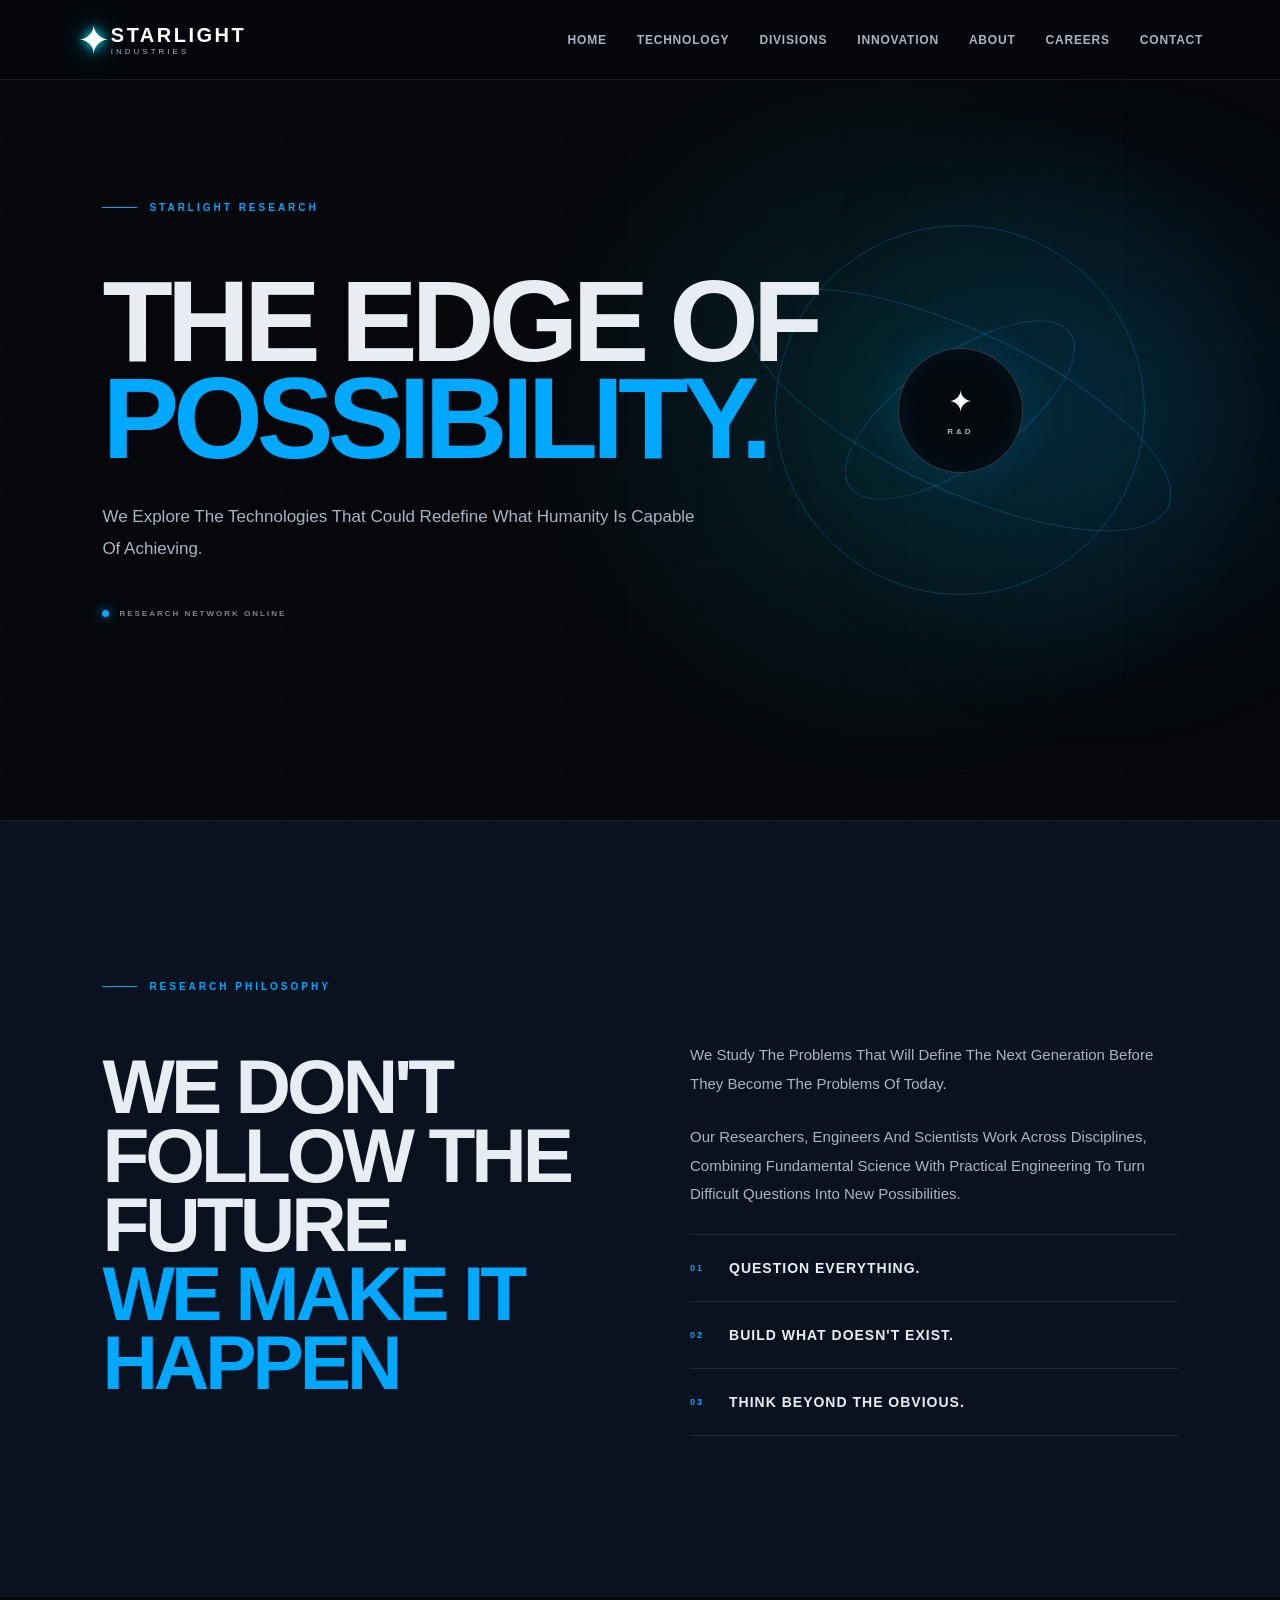
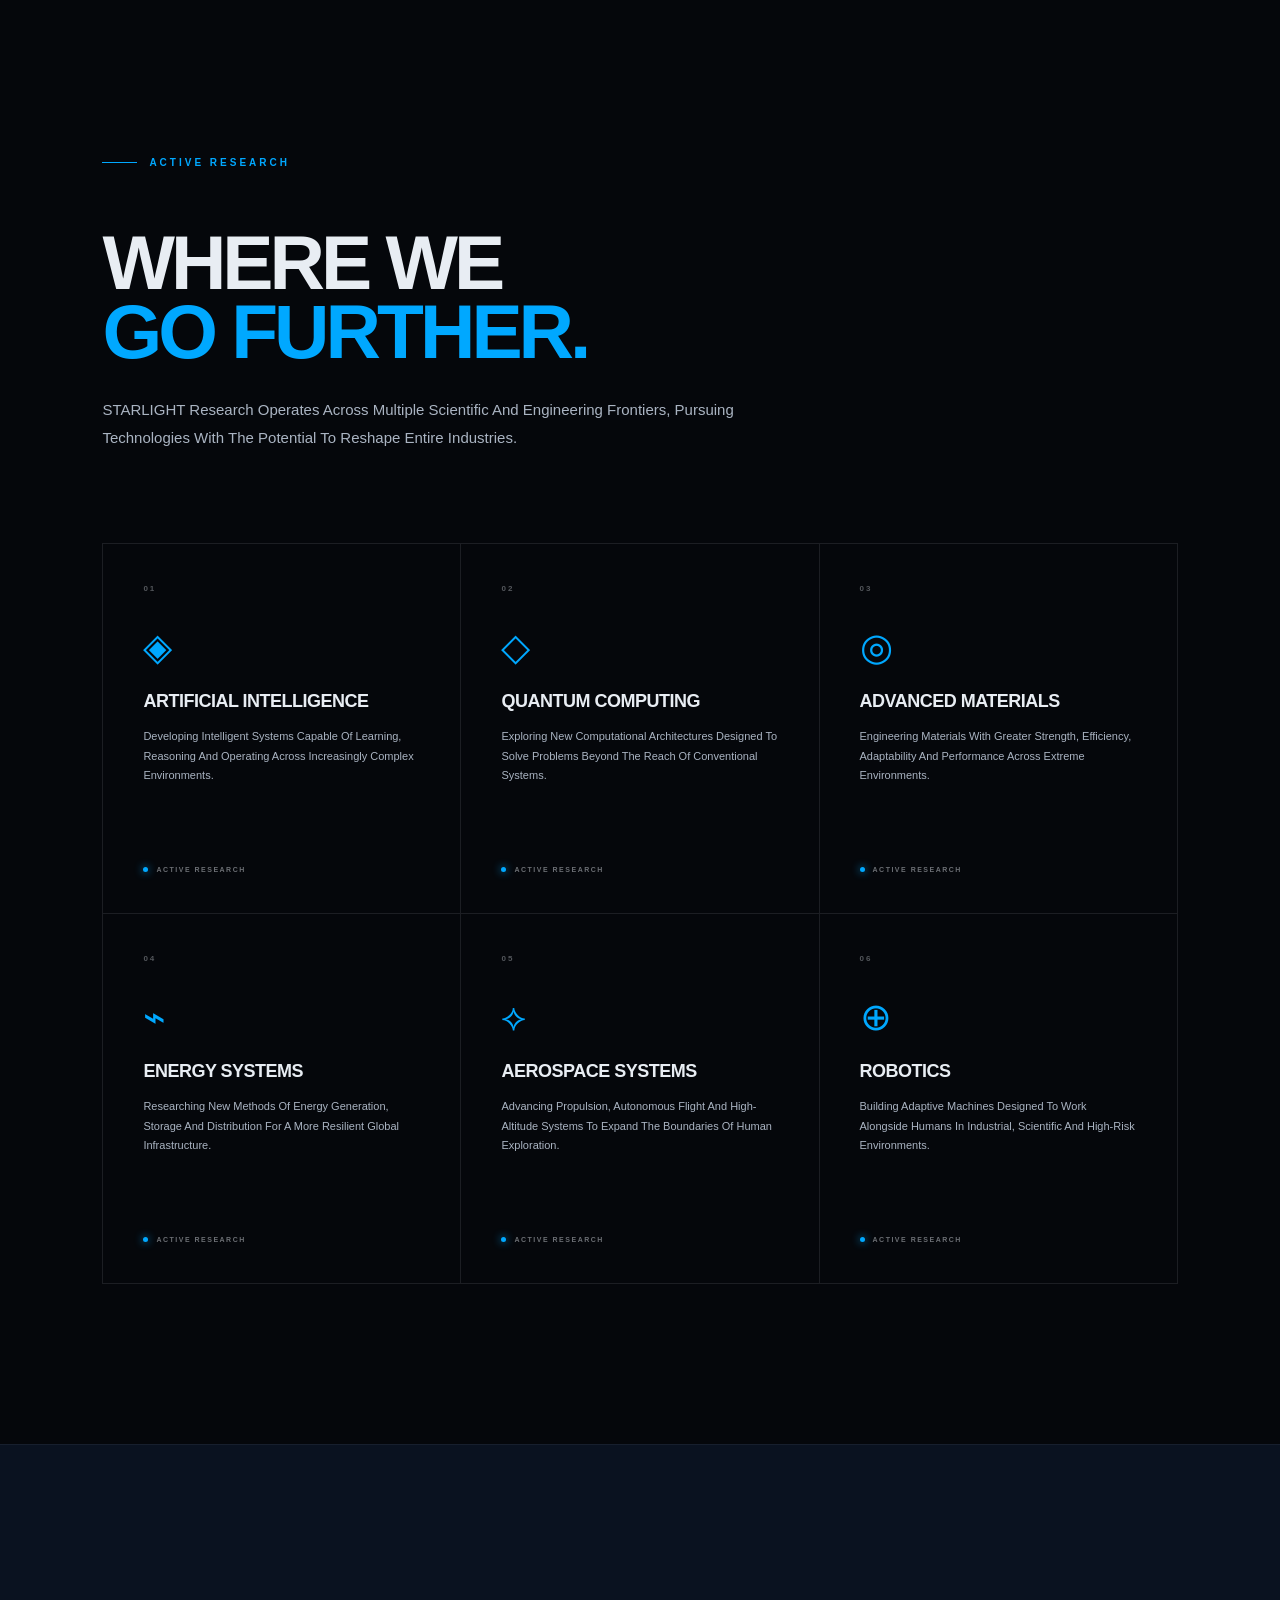
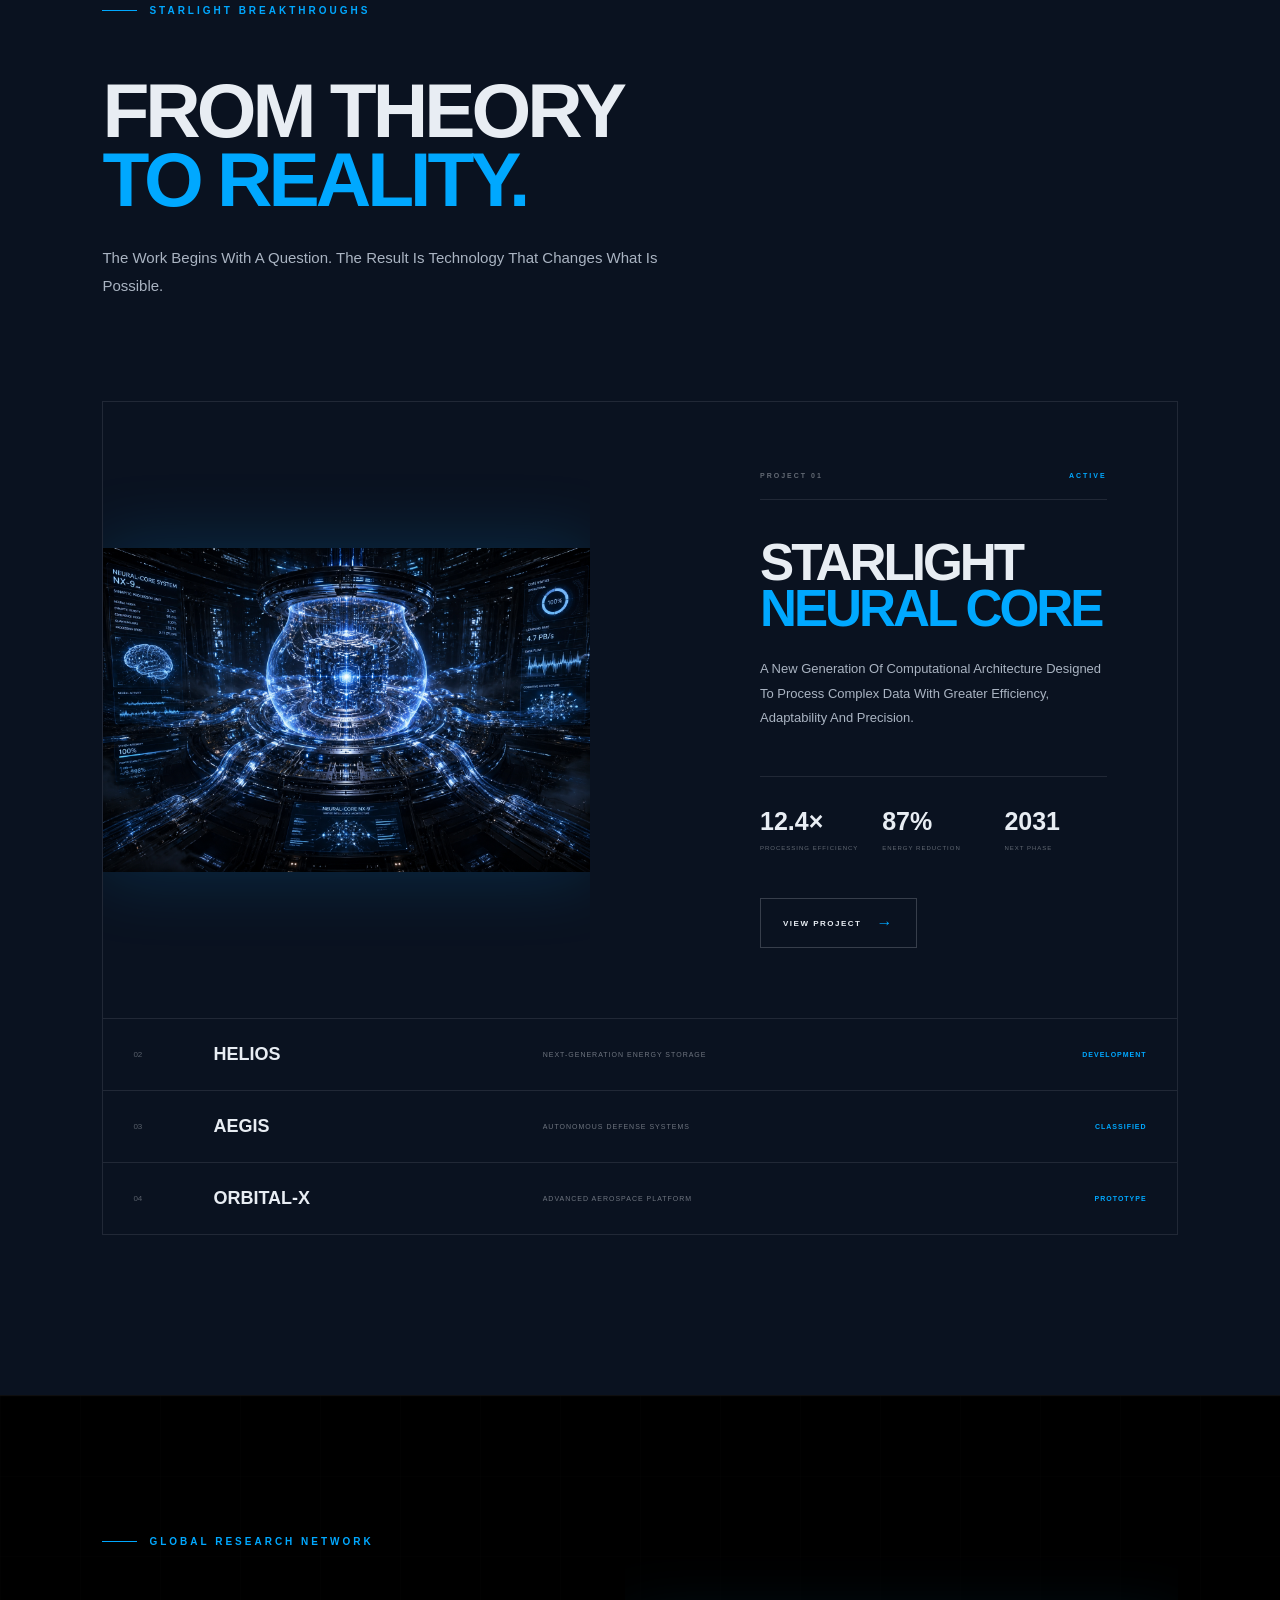
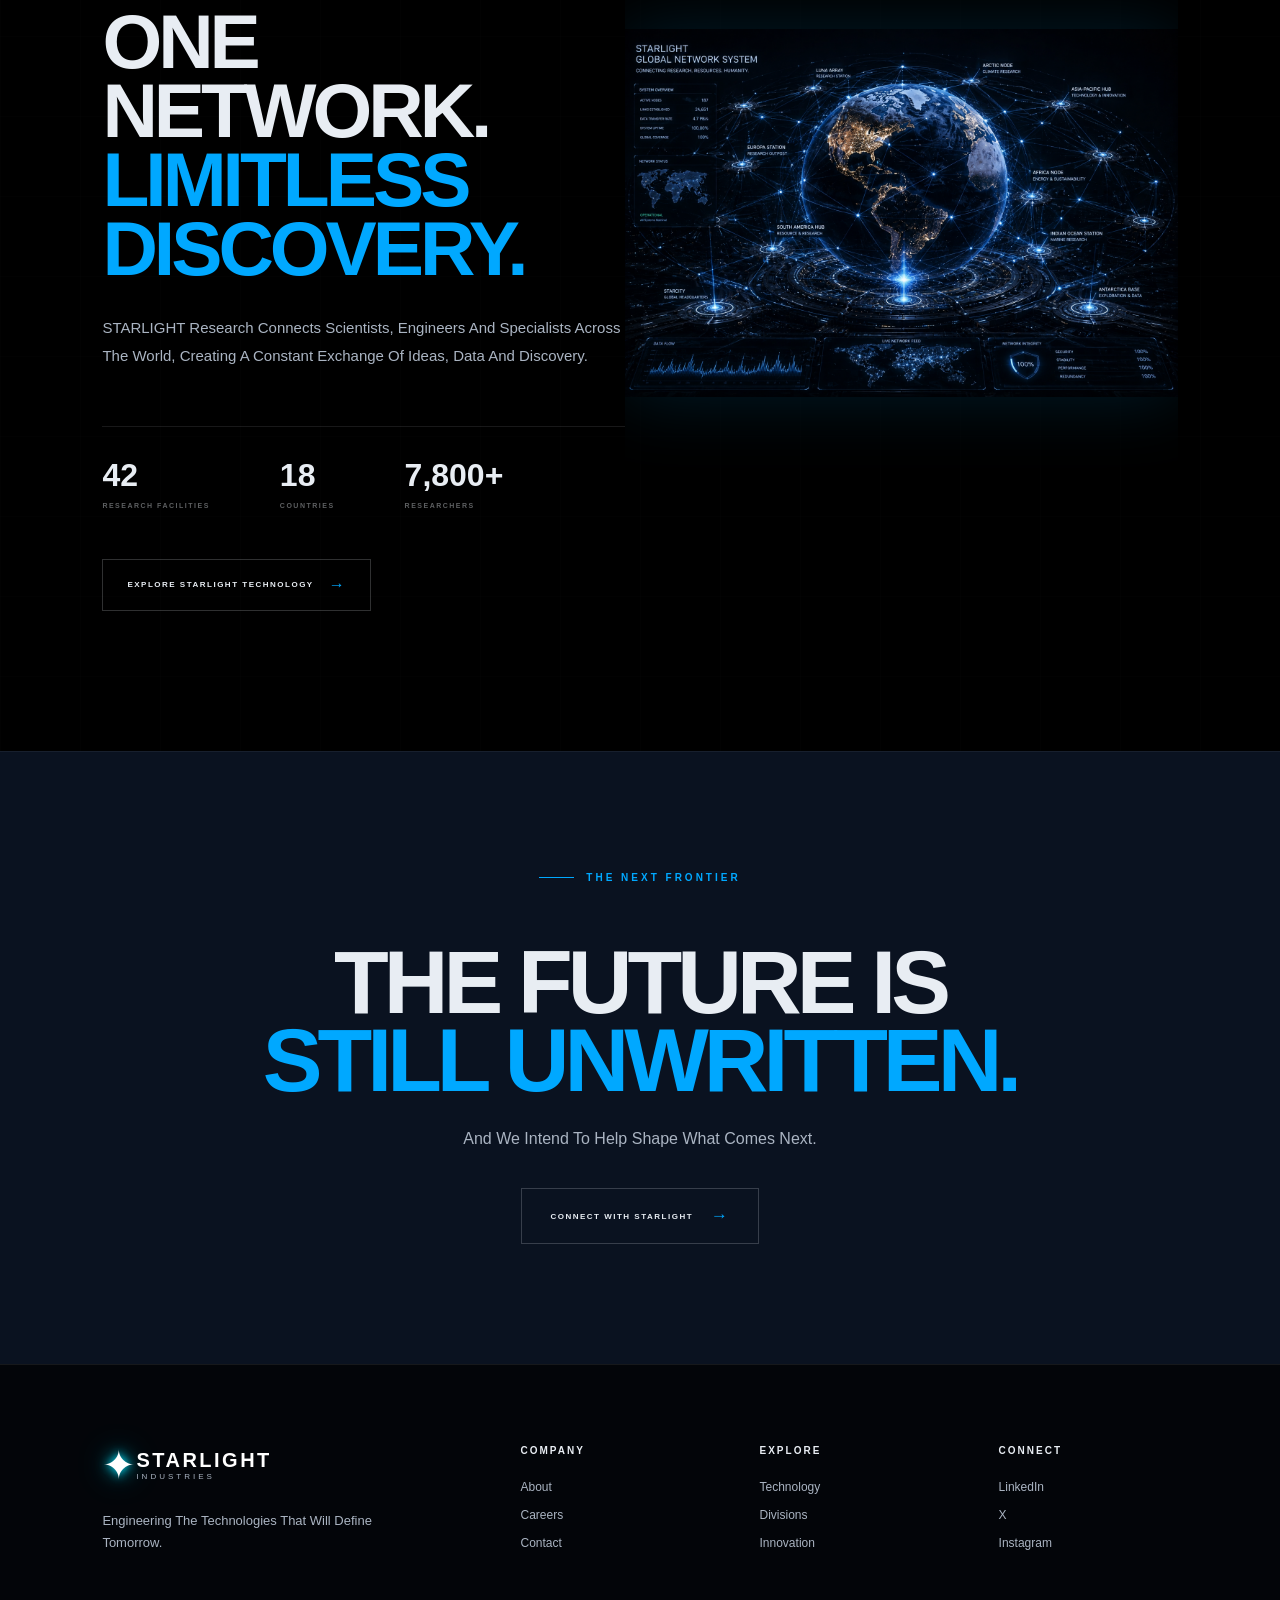
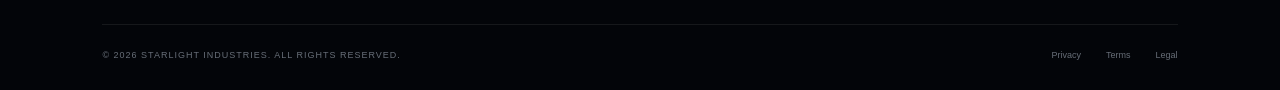
<file: innovation.html>
<!DOCTYPE html>
<html lang="en">

<head>

    <meta charset="UTF-8">

    <meta
        name="viewport"
        content="width=device-width, initial-scale=1.0"
    >

    <title>Innovation | STARLIGHT INDUSTRIES</title>

    <link
        rel="stylesheet"
        href="CSS/Style.css"
    >

    <link
        rel="stylesheet"
        href="CSS/Innovations.css"
    >

</head>


<body>

    <!-- ============================= -->
    <!-- NAVIGATION -->
    <!-- ============================= -->

    <header class="navbar">

        <a href="index.html" class="logo">

            <span>✦</span>

            <div>

                <strong>STARLIGHT</strong>

                <small>INDUSTRIES</small>

            </div>

        </a>


        <nav>

            <a href="index.html">
                HOME
            </a>

            <a href="technology.html">
                TECHNOLOGY
            </a>

            <a href="divisions.html">
                DIVISIONS
            </a>

            <a href="innovation.html" class="active">
                INNOVATION
            </a>

            <a href="about.html">
                ABOUT
            </a>

            <a href="careers.html">
                CAREERS
            </a>

            <a href="contact.html">
                CONTACT
            </a>

        </nav>

    </header>


    <main>

        <!-- ============================= -->
        <!-- INNOVATION HERO -->
        <!-- ============================= -->

        <section class="innovation-hero">

            <div class="innovation-grid"></div>

            <div class="innovation-glow"></div>


            <div class="innovation-hero-content">

                <div class="overview-label">

                    <span></span>

                    STARLIGHT RESEARCH

                </div>


                <h1>

                    THE EDGE OF

                    <span>POSSIBILITY.</span>

                </h1>


                <p>
                    We Explore The Technologies That Could
                    Redefine What Humanity Is Capable Of
                    Achieving.
                </p>


                <div class="innovation-status">

                    <span class="status-pulse"></span>

                    RESEARCH NETWORK ONLINE

                </div>

            </div>


            <div class="innovation-core">

                <div class="innovation-core-ring ring-one"></div>

                <div class="innovation-core-ring ring-two"></div>

                <div class="innovation-core-ring ring-three"></div>


                <div class="innovation-core-center">

                    <span>✦</span>

                    <small>
                        R&D
                    </small>

                </div>

            </div>

        </section>

    <!-- ============================= -->
<!-- RESEARCH PHILOSOPHY -->
<!-- ============================= -->

<section class="research-philosophy">

    <div class="research-philosophy-intro">

        <div class="overview-label">
            <span></span>
            RESEARCH PHILOSOPHY
        </div>

        <h2>
            WE DON'T FOLLOW THE FUTURE.
            <span>WE MAKE IT HAPPEN</span>
        </h2>

    </div>


    <div class="research-philosophy-content">

        <p>
            We Study The Problems That Will Define The Next
            Generation Before They Become The Problems Of
            Today.
        </p>

        <p>
            Our Researchers, Engineers And Scientists Work
            Across Disciplines, Combining Fundamental Science
            With Practical Engineering To Turn Difficult
            Questions Into New Possibilities.
        </p>


        <div class="research-principle">

            <span>
                01
            </span>

            <strong>
                QUESTION EVERYTHING.
            </strong>

        </div>


        <div class="research-principle">

            <span>
                02
            </span>

            <strong>
                BUILD WHAT DOESN'T EXIST.
            </strong>

        </div>


        <div class="research-principle">

            <span>
                03
            </span>

            <strong>
                THINK BEYOND THE OBVIOUS.
            </strong>

        </div>

    </div>

</section>

 
    <!-- ============================= -->
<!-- RESEARCH FIELDS -->
<!-- ============================= -->

<section class="research-fields">

    <div class="research-fields-header">

        <div class="overview-label">

            <span></span>

            ACTIVE RESEARCH

        </div>


        <h2>

            WHERE WE

            <span>GO FURTHER.</span>

        </h2>


        <p>
            STARLIGHT Research Operates Across Multiple
            Scientific And Engineering Frontiers, Pursuing
            Technologies With The Potential To Reshape
            Entire Industries.
        </p>

    </div>


    <div class="research-fields-grid">


        <!-- FIELD 01 -->

        <article class="research-field">

            <div class="research-field-number">
                01
            </div>


            <div class="research-field-icon">
                ◈
            </div>


            <h3>
                ARTIFICIAL INTELLIGENCE
            </h3>


            <p>
                Developing Intelligent Systems Capable Of
                Learning, Reasoning And Operating Across
                Increasingly Complex Environments.
            </p>


            <div class="research-field-status">

                <span></span>

                ACTIVE RESEARCH

            </div>

        </article>


        <!-- FIELD 02 -->

        <article class="research-field">

            <div class="research-field-number">
                02
            </div>


            <div class="research-field-icon">
                ◇
            </div>


            <h3>
                QUANTUM COMPUTING
            </h3>


            <p>
                Exploring New Computational Architectures
                Designed To Solve Problems Beyond The Reach
                Of Conventional Systems.
            </p>


            <div class="research-field-status">

                <span></span>

                ACTIVE RESEARCH

            </div>

        </article>


        <!-- FIELD 03 -->

        <article class="research-field">

            <div class="research-field-number">
                03
            </div>


            <div class="research-field-icon">
                ◎
            </div>


            <h3>
                ADVANCED MATERIALS
            </h3>


            <p>
                Engineering Materials With Greater Strength,
                Efficiency, Adaptability And Performance
                Across Extreme Environments.
            </p>


            <div class="research-field-status">

                <span></span>

                ACTIVE RESEARCH

            </div>

        </article>


        <!-- FIELD 04 -->

        <article class="research-field">

            <div class="research-field-number">
                04
            </div>


            <div class="research-field-icon">
                ⌁
            </div>


            <h3>
                ENERGY SYSTEMS
            </h3>


            <p>
                Researching New Methods Of Energy Generation,
                Storage And Distribution For A More Resilient
                Global Infrastructure.
            </p>


            <div class="research-field-status">

                <span></span>

                ACTIVE RESEARCH

            </div>

        </article>


        <!-- FIELD 05 -->

        <article class="research-field">

            <div class="research-field-number">
                05
            </div>


            <div class="research-field-icon">
                ⟡
            </div>


            <h3>
                AEROSPACE SYSTEMS
            </h3>


            <p>
                Advancing Propulsion, Autonomous Flight And
                High-Altitude Systems To Expand The Boundaries
                Of Human Exploration.
            </p>


            <div class="research-field-status">

                <span></span>

                ACTIVE RESEARCH

            </div>

        </article>


        <!-- FIELD 06 -->

        <article class="research-field">

            <div class="research-field-number">
                06
            </div>


            <div class="research-field-icon">
                ⊕
            </div>


            <h3>
                ROBOTICS
            </h3>


            <p>
                Building Adaptive Machines Designed To Work
                Alongside Humans In Industrial, Scientific
                And High-Risk Environments.
            </p>


            <div class="research-field-status">

                <span></span>

                ACTIVE RESEARCH

            </div>

        </article>


    </div>

</section>

        <!-- ============================= -->
<!-- BREAKTHROUGHS -->
<!-- ============================= -->

<section class="breakthroughs">

    <div class="breakthroughs-header">

        <div class="overview-label">

            <span></span>

            STARLIGHT BREAKTHROUGHS

        </div>


        <h2>

            FROM THEORY

            <span>TO REALITY.</span>

        </h2>


        <p>
            The Work Begins With A Question. The Result Is
            Technology That Changes What Is Possible.
        </p>

    </div>


    <div class="breakthrough-feature">

      <!-- ============================= -->
<!-- NEURAL LATTICE -->
<!-- ============================= -->

<div class="neural-core-visual">

    <img
        src="STAR_IMG/Neuralink.png"
        alt="STARLIGHT Neural Core System"
        class="neural-core-image"
    >

</div>


        <div class="breakthrough-info">

            <div class="breakthrough-meta">

                <span>
                    PROJECT 01
                </span>

                <span>
                    ACTIVE
                </span>

            </div>


            <h3>
                STARLIGHT
                <span>NEURAL CORE</span>
            </h3>


            <p>
                A New Generation Of Computational Architecture
                Designed To Process Complex Data With Greater
                Efficiency, Adaptability And Precision.
            </p>


            <div class="breakthrough-data">

                <div>

                    <strong>
                        12.4×
                    </strong>

                    <small>
                        PROCESSING EFFICIENCY
                    </small>

                </div>


                <div>

                    <strong>
                        87%
                    </strong>

                    <small>
                        ENERGY REDUCTION
                    </small>

                </div>


                <div>

                    <strong>
                        2031
                    </strong>

                    <small>
                        NEXT PHASE
                    </small>

                </div>

            </div>


            <a href="#" class="breakthrough-button">

                VIEW PROJECT

                <span>→</span>

            </a>

        </div>

    </div>


    <div class="breakthrough-list">

        <div class="breakthrough-list-item">

            <span>
                02
            </span>

            <strong>
                HELIOS
            </strong>

            <small>
                NEXT-GENERATION ENERGY STORAGE
            </small>

            <em>
                DEVELOPMENT
            </em>

        </div>


        <div class="breakthrough-list-item">

            <span>
                03
            </span>

            <strong>
                AEGIS
            </strong>

            <small>
                AUTONOMOUS DEFENSE SYSTEMS
            </small>

            <em>
                CLASSIFIED
            </em>

        </div>


        <div class="breakthrough-list-item">

            <span>
                04
            </span>

            <strong>
                ORBITAL-X
            </strong>

            <small>
                ADVANCED AEROSPACE PLATFORM
            </small>

            <em>
                PROTOTYPE
            </em>

        </div>

    </div>

</section>

<!-- ============================= -->
<!-- RESEARCH NETWORK -->
<!-- ============================= -->

<section class="research-network">

    <div class="research-network-grid"></div>

    <div class="research-network-content">

        <div class="overview-label">

            <span></span>

            GLOBAL RESEARCH NETWORK

        </div>


        <h2>

            ONE NETWORK.

            <span>LIMITLESS DISCOVERY.</span>

        </h2>


        <p>
            STARLIGHT Research Connects Scientists, Engineers
            And Specialists Across The World, Creating A
            Constant Exchange Of Ideas, Data And Discovery.
        </p>


        <div class="research-network-stats">

            <div class="network-stat">

                <strong>
                    42
                </strong>

                <small>
                    RESEARCH FACILITIES
                </small>

            </div>


            <div class="network-stat">

                <strong>
                    18
                </strong>

                <small>
                    COUNTRIES
                </small>

            </div>


            <div class="network-stat">

                <strong>
                    7,800+
                </strong>

                <small>
                    RESEARCHERS
                </small>

            </div>

        </div>


        <a
            href="technology.html"
            class="research-network-button"
        >

            EXPLORE STARLIGHT TECHNOLOGY

            <span>→</span>

        </a>

    </div>

<div class="research-network-visual">

    <img
        src="STAR_IMG/Reach.png"
        alt="STARLIGHT Global Research Network System"
        class="global-network-image"
    >

</div>

  
</section>


<!-- ============================= -->
<!-- INNOVATION CLOSING -->
<!-- ============================= -->

<section class="innovation-closing">

    <div class="innovation-closing-content">

        <div class="overview-label">

            <span></span>

            THE NEXT FRONTIER

        </div>


        <h2>

            THE FUTURE IS

            <span>STILL UNWRITTEN.</span>

        </h2>


        <p>
            And We Intend To Help Shape What Comes Next.

        </p>


        <a
            href="contact.html"
            class="innovation-closing-button"
        >

            CONNECT WITH STARLIGHT

            <span>→</span>

        </a>

    </div>

</section>


        <!-- More innovation sections will be added here -->

    </main>


    <!-- ============================= -->
    <!-- FOOTER -->
    <!-- ============================= -->

    <footer class="footer">

        <div class="footer-main">

            <div class="footer-brand">

                <a href="index.html" class="logo">

                    <span>✦</span>

                    <div>

                        <strong>STARLIGHT</strong>

                        <small>INDUSTRIES</small>

                    </div>

                </a>


                <p>
                    Engineering The Technologies That Will
                    Define Tomorrow.
                </p>

            </div>


            <div class="footer-column">

                <h4>COMPANY</h4>

                <a href="about.html">
                    About
                </a>

                <a href="careers.html">
                    Careers
                </a>

                <a href="contact.html">
                    Contact
                </a>

            </div>


            <div class="footer-column">

                <h4>EXPLORE</h4>

                <a href="technology.html">
                    Technology
                </a>

                <a href="divisions.html">
                    Divisions
                </a>

                <a href="innovation.html">
                    Innovation
                </a>

            </div>


            <div class="footer-column">

                <h4>CONNECT</h4>

                <a href="#">
                    LinkedIn
                </a>

                <a href="#">
                    X
                </a>

                <a href="#">
                    Instagram
                </a>

            </div>

        </div>


        <div class="footer-bottom">

            <p>
                © 2026 STARLIGHT INDUSTRIES.
                ALL RIGHTS RESERVED.
            </p>

            <div>

                <a href="#">Privacy</a>

                <a href="#">Terms</a>

                <a href="#">Legal</a>

            </div>

        </div>

    </footer>


    <script src="js/script.js"></script>

</body>

</html>
</file>
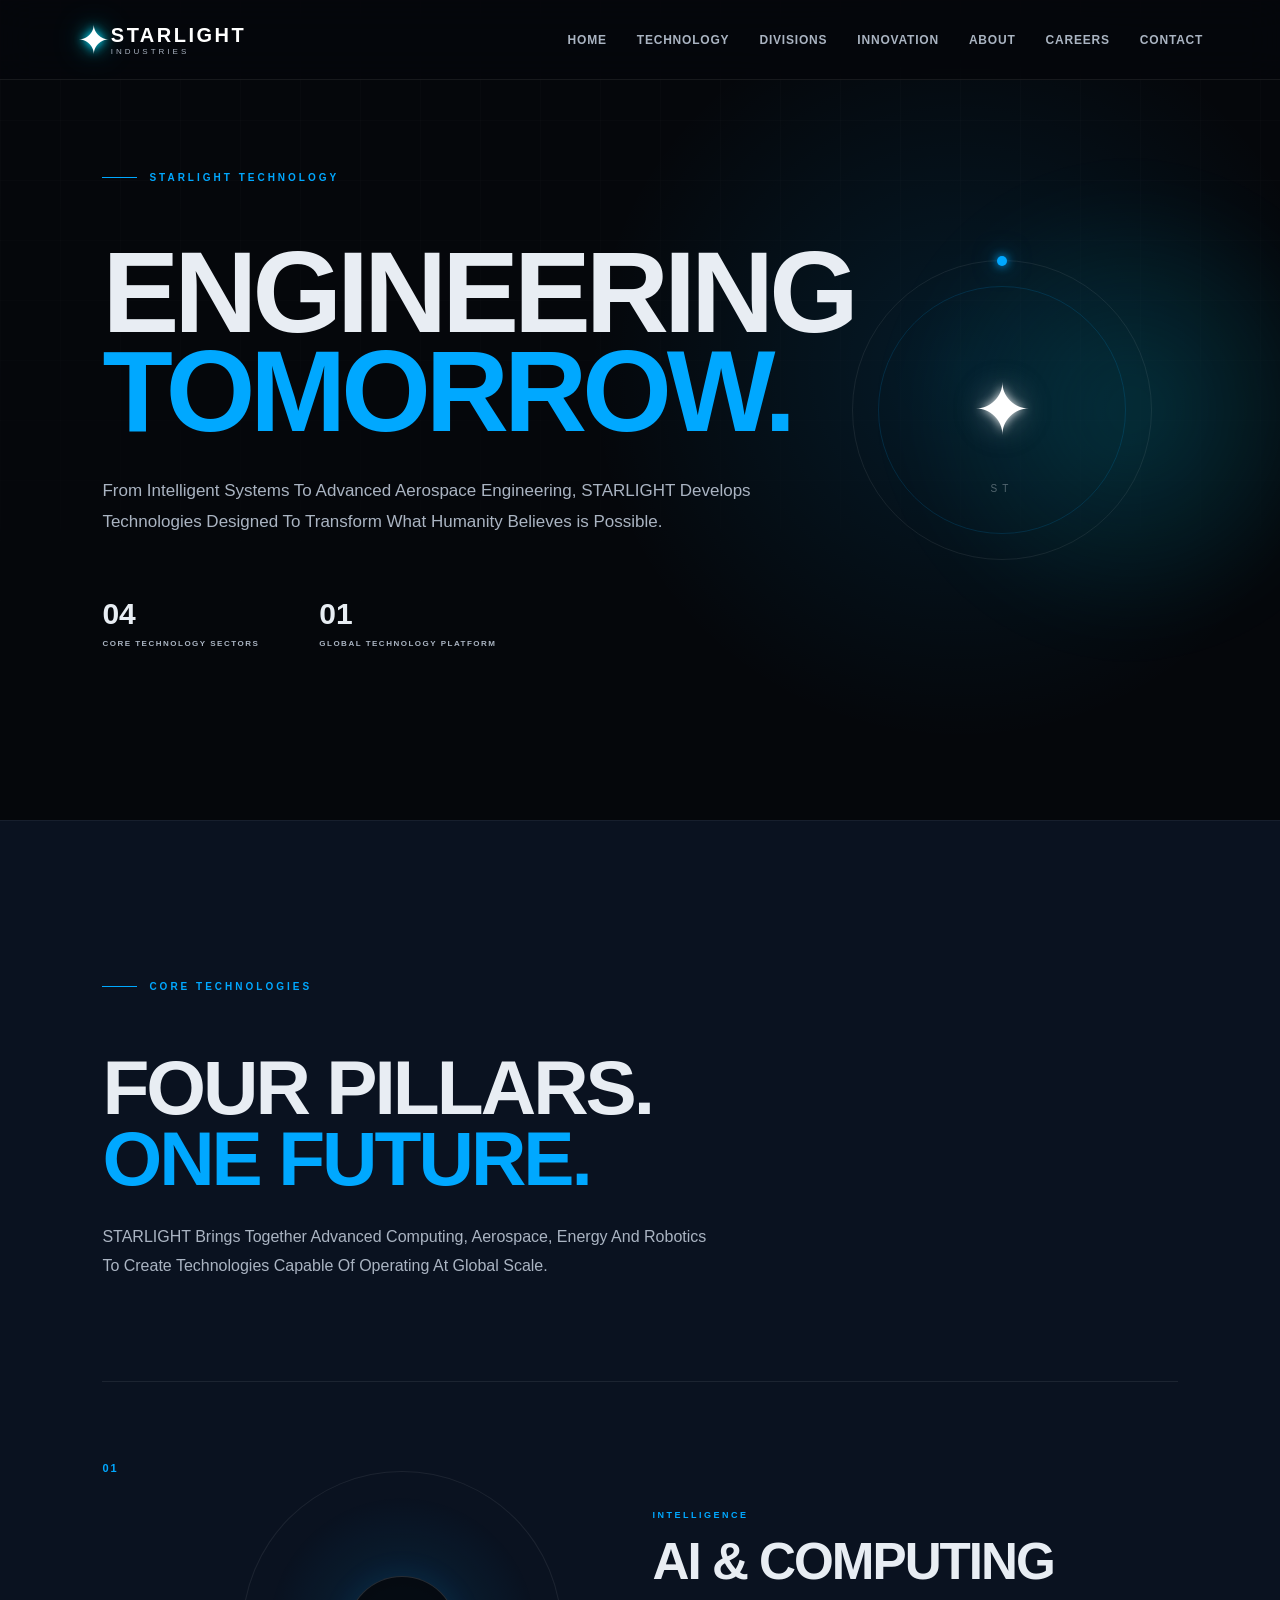
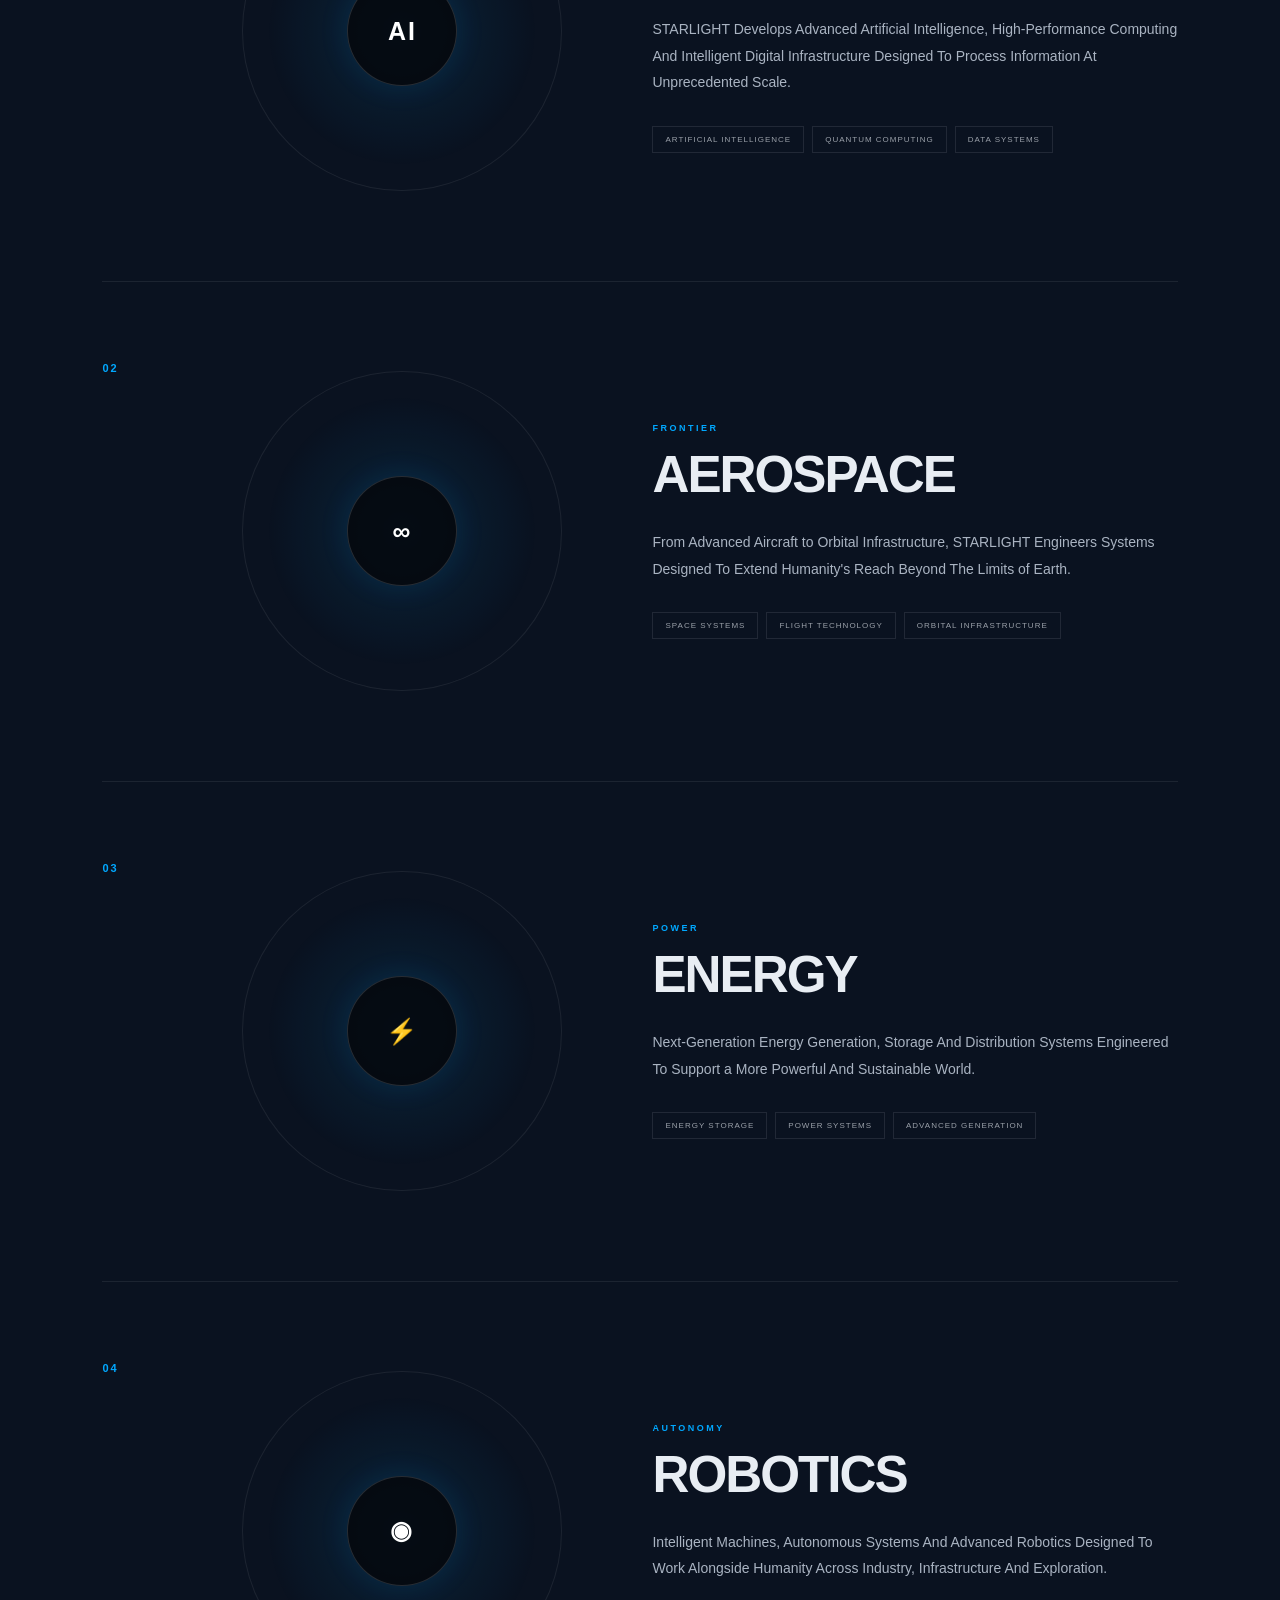
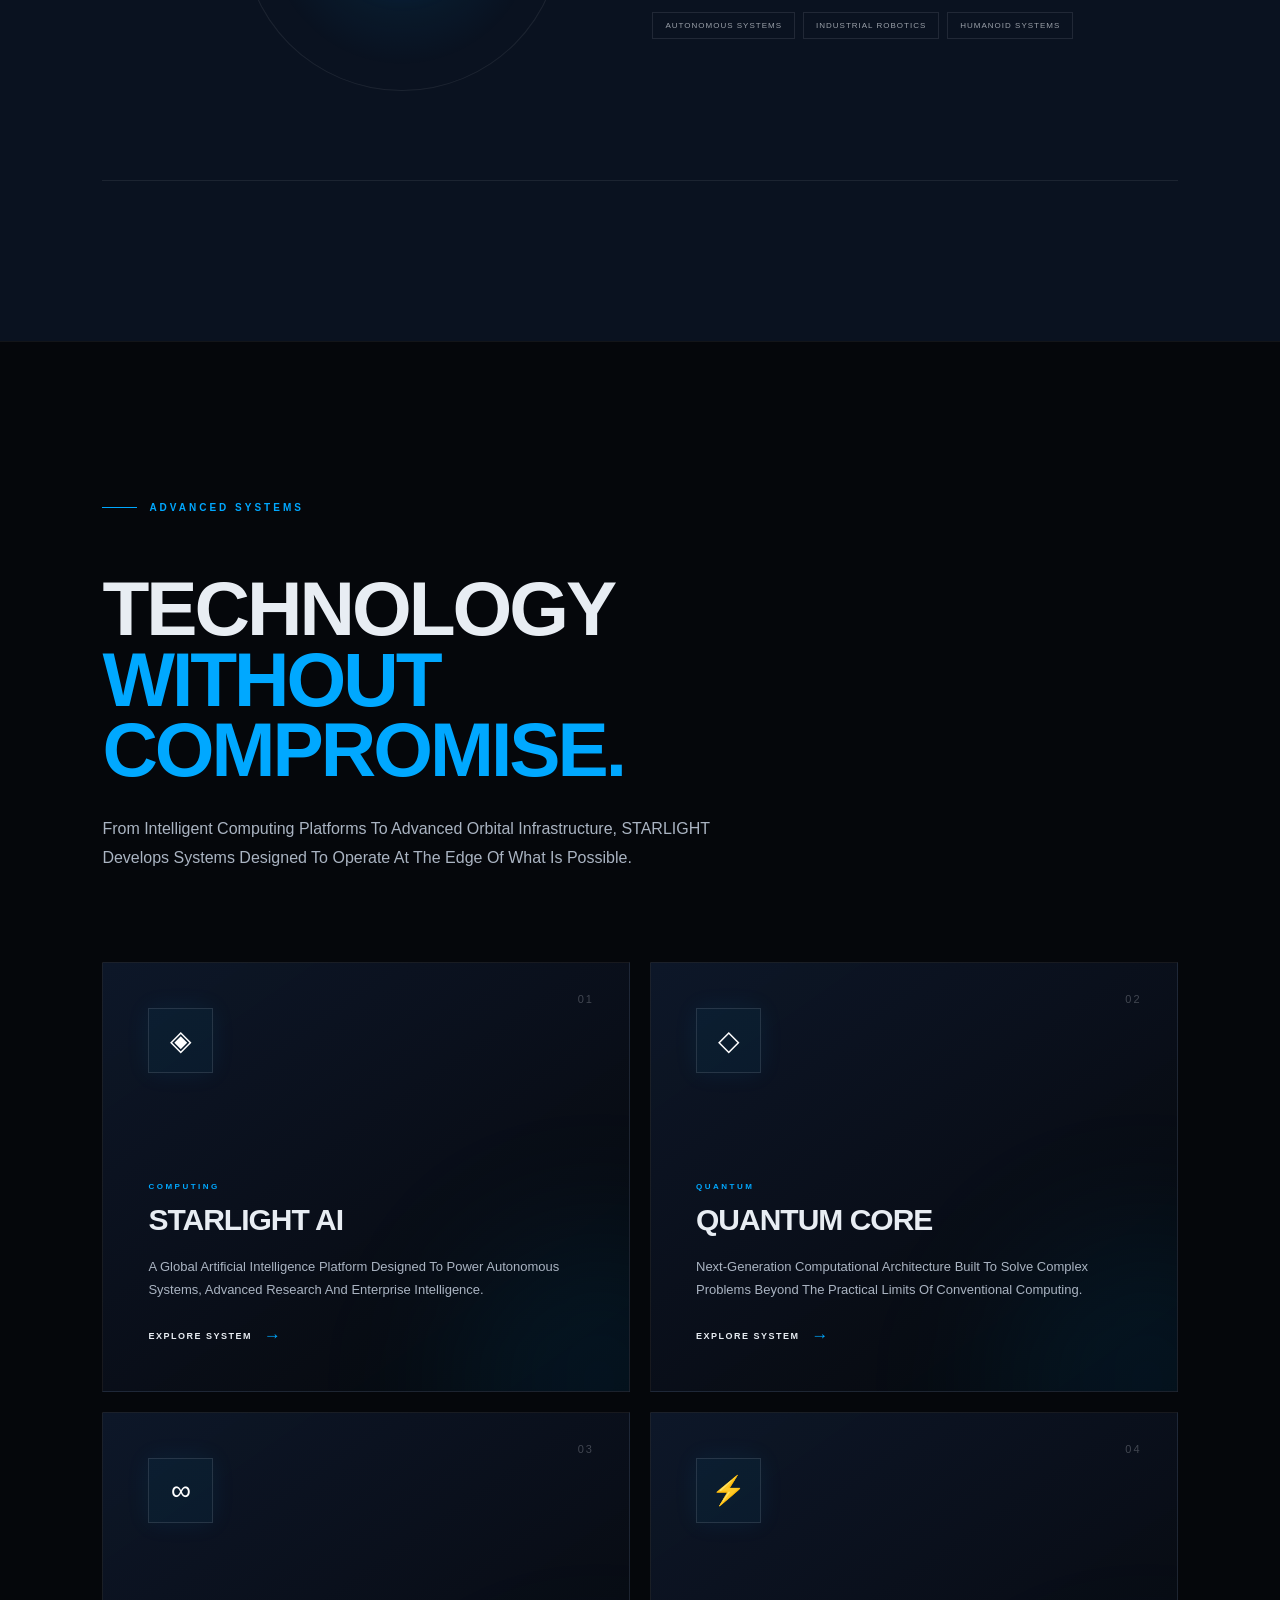
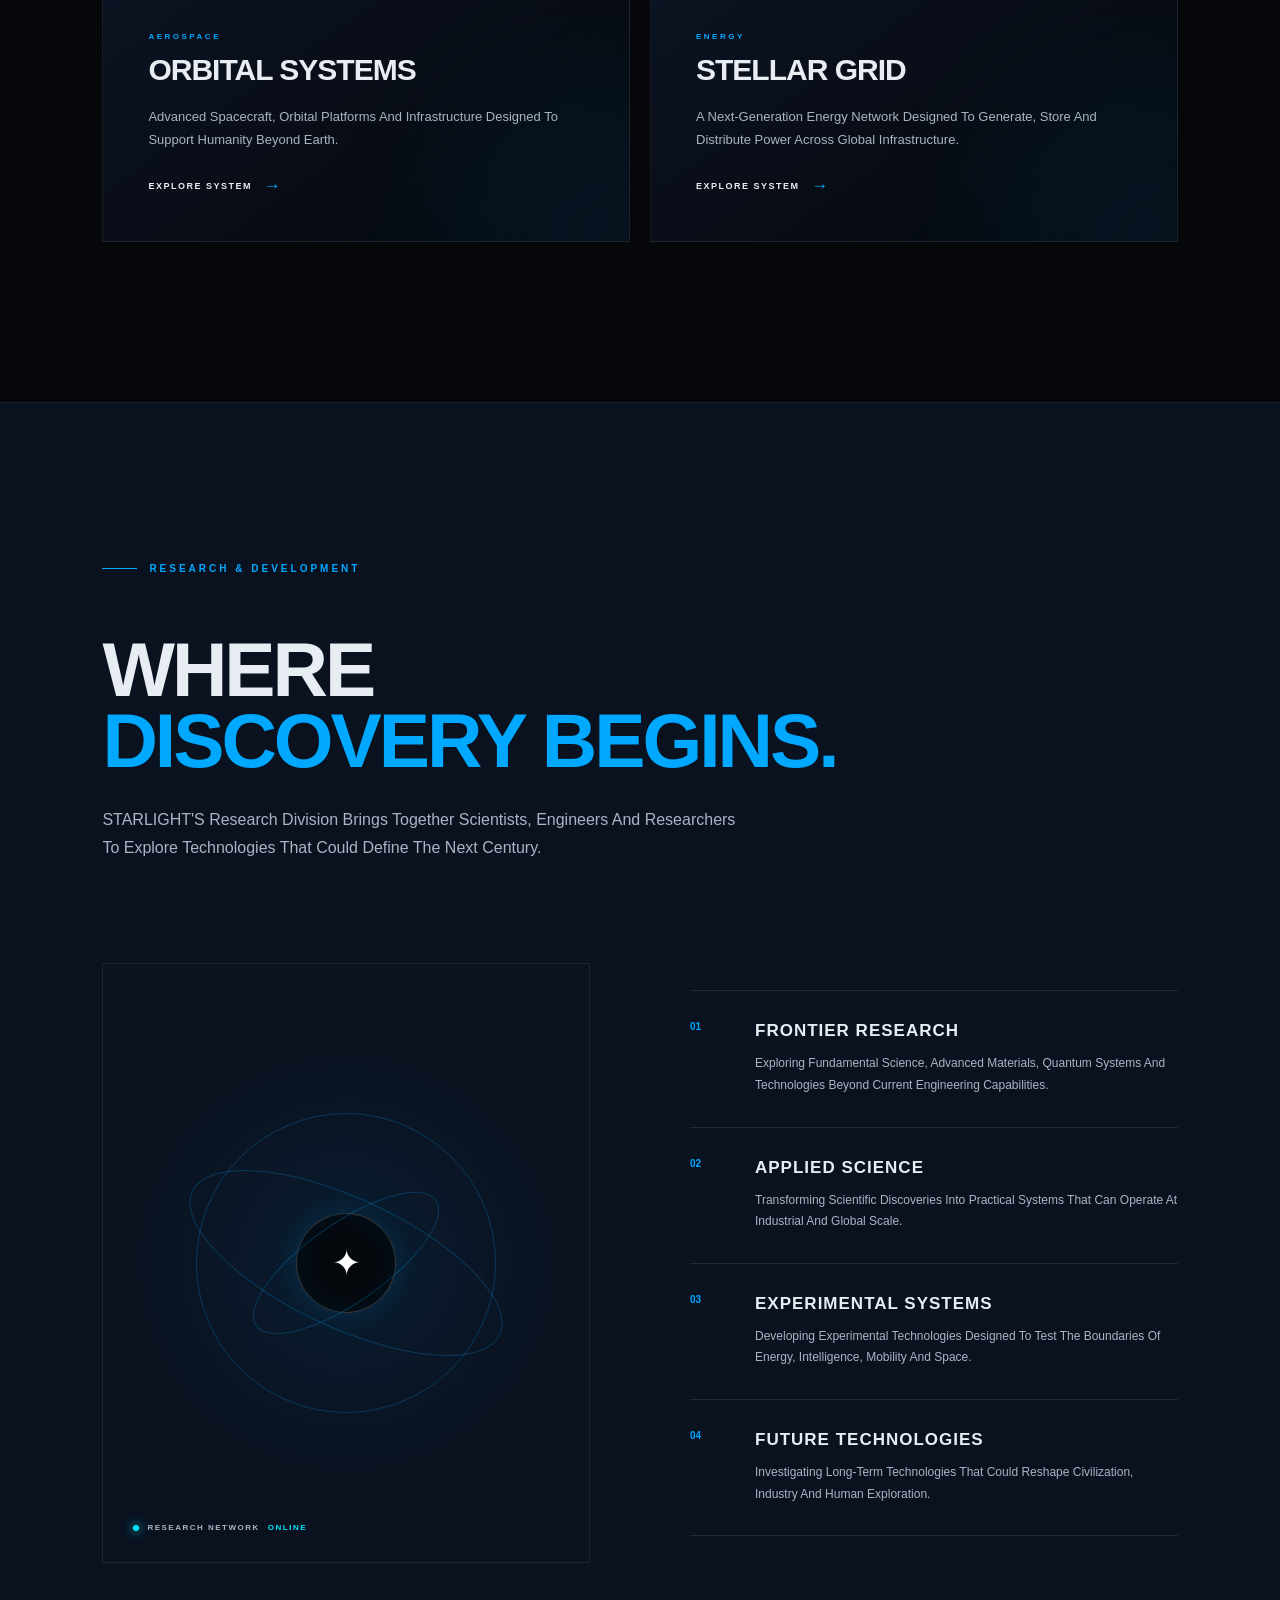
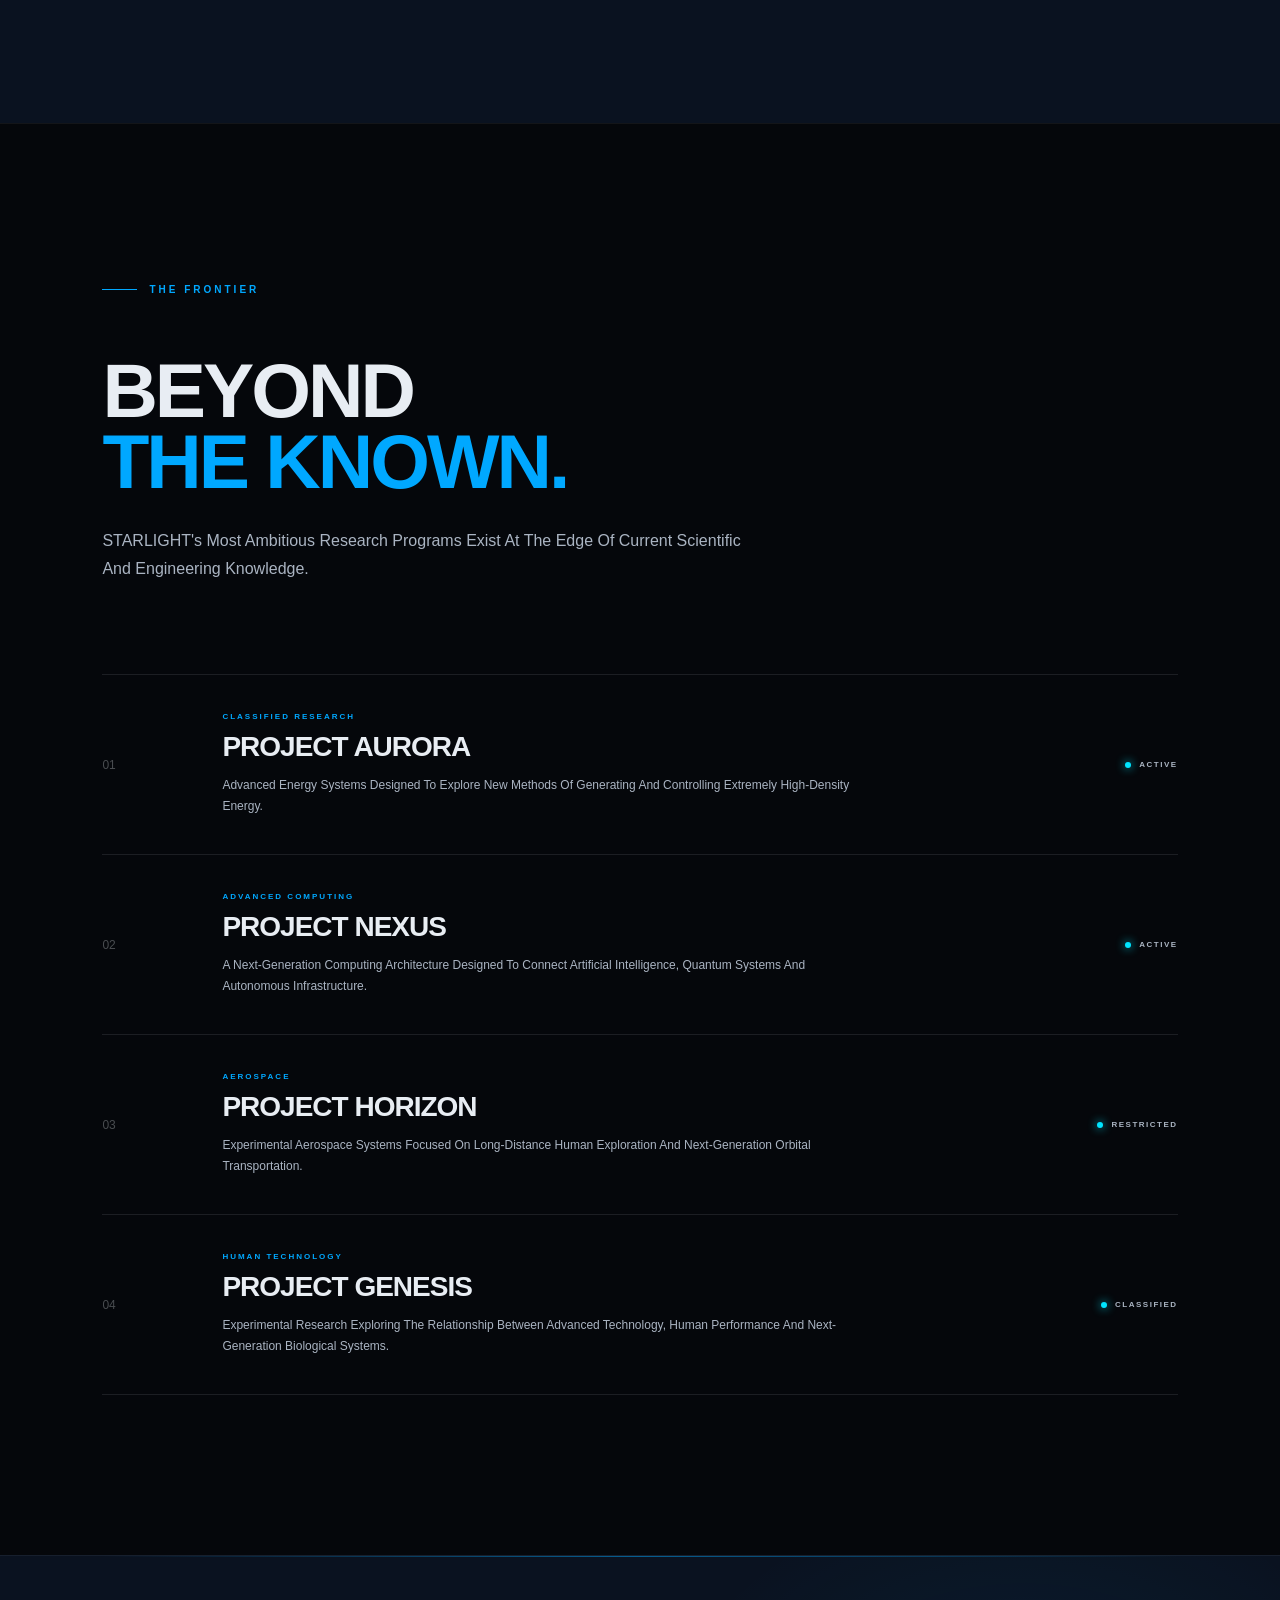
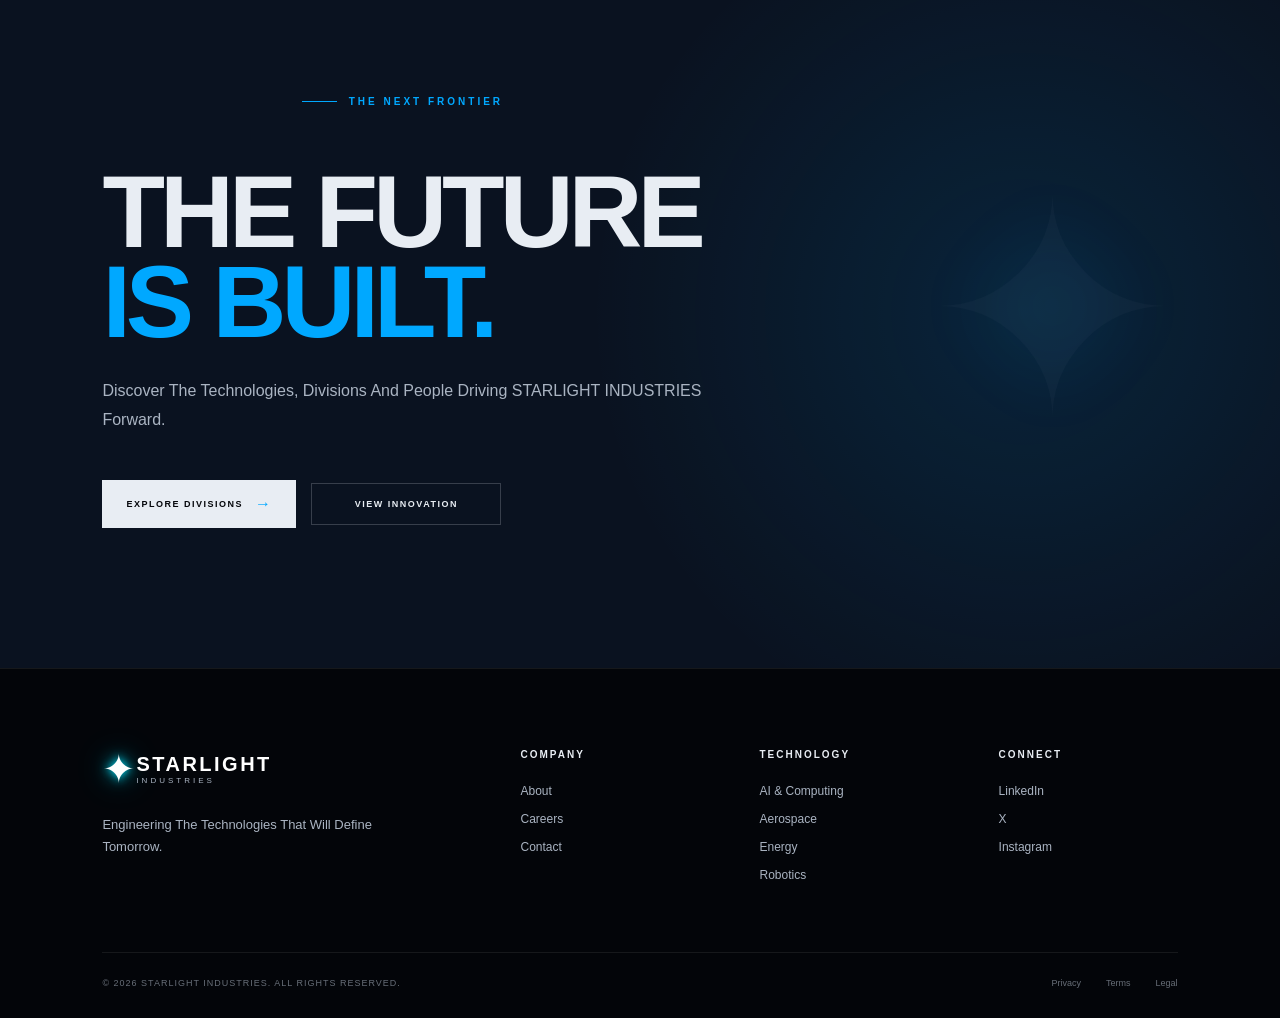
<file: technology.html>
<!DOCTYPE html>
<html lang="en">

<head>

    <meta charset="UTF-8">

    <meta
        name="viewport"
        content="width=device-width, initial-scale=1.0"
    >

    <title>Technology | STARLIGHT INDUSTRIES</title>

    <link
        rel="stylesheet"
        href="CSS/Style.css"
    >

    <link
        rel="stylesheet"
        href="CSS/technology.css"
    >

</head>


<body>

    <!-- ============================= -->
    <!-- NAVIGATION -->
    <!-- ============================= -->

    <header class="navbar">

        <a href="index.html" class="logo">

            <span>✦</span>

            <div>

                <strong>STARLIGHT</strong>

                <small>INDUSTRIES</small>

            </div>

        </a>


        <nav>

            <a href="index.html">HOME</a>

            <a href="technology.html" class="active">
                TECHNOLOGY
            </a>

            <a href="divisions.html">
                DIVISIONS
            </a>

            <a href="innovation.html">
                INNOVATION
            </a>

            <a href="about.html">
                ABOUT
            </a>

            <a href="careers.html">
                CAREERS
            </a>

            <a href="contact.html">
                CONTACT
            </a>

        </nav>

    </header>


    <!-- ============================= -->
    <!-- TECHNOLOGY HERO -->
    <!-- ============================= -->

    <main>

        <section class="technology-hero">

            <div class="technology-hero-grid"></div>

            <div class="technology-hero-glow"></div>


            <div class="technology-hero-content">

                <div class="overview-label">

                    <span></span>

                    STARLIGHT TECHNOLOGY

                </div>


                <h1>

                    ENGINEERING

                    <span>TOMORROW.</span>

                </h1>


                <p>

                    From Intelligent Systems To Advanced
                    Aerospace Engineering, STARLIGHT Develops
                    Technologies Designed To Transform What
                    Humanity Believes is Possible.

                </p>


                <div class="technology-hero-meta">

                    <div>

                        <strong>04</strong>

                        <span>
                            CORE TECHNOLOGY SECTORS
                        </span>

                    </div>


                    <div>

                        <strong>01</strong>

                        <span>
                            GLOBAL TECHNOLOGY PLATFORM
                        </span>

                    </div>

                </div>

            </div>


            <div class="technology-hero-mark">

                <span>✦</span>

                <p>ST</p>

            </div>

        </section>


        <!-- ============================= -->
<!-- FOUR TECHNOLOGY PILLARS -->
<!-- ============================= -->

<section class="technology-pillars">

    <div class="pillars-header">

        <div class="overview-label">
            <span></span>
            CORE TECHNOLOGIES
        </div>

        <h2>
            FOUR PILLARS.
            <span>ONE FUTURE.</span>
        </h2>

        <p>
            STARLIGHT Brings Together Advanced Computing,
            Aerospace, Energy And Robotics To Create
            Technologies Capable Of Operating At Global Scale.
        </p>

    </div>


    <div class="pillar-list">

        <!-- AI & COMPUTING -->

        <article class="pillar">
            <div class="pillar-number">
                01
            </div>

            <div class="pillar-visual">

                <div class="pillar-core">
                    AI
                </div>

            </div>

            <div class="pillar-content">

                <div class="pillar-label">
                    INTELLIGENCE
                </div>

                <h3>
                    AI & COMPUTING
                </h3>

                <p>
                    STARLIGHT Develops Advanced Artificial
                    Intelligence, High-Performance Computing
                    And Intelligent Digital Infrastructure
                    Designed To Process Information At
                    Unprecedented Scale.
                </p>

                <div class="pillar-tags">

                    <span>ARTIFICIAL INTELLIGENCE</span>
                    <span>QUANTUM COMPUTING</span>
                    <span>DATA SYSTEMS</span>

                </div>

            </div>

        </article>


        <!-- AEROSPACE -->

        <article class="pillar">
            <div class="pillar-number">
                02
            </div>

            <div class="pillar-visual">

                <div class="pillar-core">
                    ∞
                </div>

            </div>

            <div class="pillar-content">

                <div class="pillar-label">
                    FRONTIER
                </div>

                <h3>
                    AEROSPACE
                </h3>

                <p>
                    From Advanced Aircraft to Orbital
                    Infrastructure, STARLIGHT Engineers
                    Systems Designed To Extend Humanity's
                    Reach Beyond The Limits of Earth.
                </p>

                <div class="pillar-tags">

                    <span>SPACE SYSTEMS</span>
                    <span>FLIGHT TECHNOLOGY</span>
                    <span>ORBITAL INFRASTRUCTURE</span>

                </div>

            </div>

        </article>


        <!-- ENERGY -->

        <article class="pillar">
            <div class="pillar-number">
                03
            </div>

            <div class="pillar-visual">

                <div class="pillar-core">
                    ⚡
                </div>

            </div>

            <div class="pillar-content">

                <div class="pillar-label">
                    POWER
                </div>

                <h3>
                    ENERGY
                </h3>

                <p>
                    Next-Generation Energy Generation,
                    Storage And Distribution Systems
                    Engineered To Support a More Powerful
                    And Sustainable World.
                </p>

                <div class="pillar-tags">

                    <span>ENERGY STORAGE</span>
                    <span>POWER SYSTEMS</span>
                    <span>ADVANCED GENERATION</span>

                </div>

            </div>

        </article>


        <!-- ROBOTICS -->

        <article class="pillar">

            <div class="pillar-number">
                04
            </div>

            <div class="pillar-visual">
                <div class="pillar-core">
                    ◉
                </div>

            </div>

            <div class="pillar-content">

                <div class="pillar-label">
                    AUTONOMY
                </div>

                <h3>
                    ROBOTICS
                </h3>

                <p>
                    Intelligent Machines, Autonomous Systems
                    And Advanced Robotics Designed To Work
                    Alongside Humanity Across Industry,
                    Infrastructure And Exploration.
                </p>

                <div class="pillar-tags">

                    <span>AUTONOMOUS SYSTEMS</span>
                    <span>INDUSTRIAL ROBOTICS</span>
                    <span>HUMANOID SYSTEMS</span>

                </div>

            </div>

        </article>

    </div>

</section>

            <!-- ============================= -->
<!-- ADVANCED SYSTEMS -->
<!-- ============================= -->

<section class="advanced-systems">

    <div class="systems-header">

        <div class="overview-label">
            <span></span>
            ADVANCED SYSTEMS
        </div>

        <h2>
            TECHNOLOGY
            <span>WITHOUT COMPROMISE.</span>
        </h2>

        <p>
            From Intelligent Computing Platforms To Advanced
            Orbital Infrastructure, STARLIGHT Develops Systems
            Designed To Operate At The Edge Of What Is Possible.
        </p>

    </div>


    <div class="systems-grid">

        <!-- SYSTEM 01 -->

        <article class="system-card">

            <span class="system-number">
                01
            </span>

            <div class="system-symbol">
                ◈
            </div>

            <div class="system-content">

                <span class="system-category">
                    COMPUTING
                </span>

                <h3>
                    STARLIGHT AI
                </h3>

                <p>
                    A Global Artificial Intelligence Platform
                    Designed To Power Autonomous Systems,
                    Advanced Research And Enterprise Intelligence.
                </p>

                <a href="#">
                    EXPLORE SYSTEM
                    <span>→</span>
                </a>

            </div>

        </article>


        <!-- SYSTEM 02 -->

        <article class="system-card">

            <span class="system-number">
                02
            </span>

            <div class="system-symbol">
                ◇
            </div>

            <div class="system-content">

                <span class="system-category">
                    QUANTUM
                </span>

                <h3>
                    QUANTUM CORE
                </h3>

                <p>
                    Next-Generation Computational Architecture
                    Built To Solve Complex Problems Beyond The
                    Practical Limits Of Conventional Computing.
                </p>

                <a href="#">
                    EXPLORE SYSTEM
                    <span>→</span>
                </a>

            </div>

        </article>


        <!-- SYSTEM 03 -->

        <article class="system-card">

            <span class="system-number">
                03
            </span>

            <div class="system-symbol">
                ∞
            </div>

            <div class="system-content">

                <span class="system-category">
                    AEROSPACE
                </span>

                <h3>
                    ORBITAL SYSTEMS
                </h3>

                <p>
                    Advanced Spacecraft, Orbital Platforms And
                    Infrastructure Designed To Support Humanity
                    Beyond Earth.
                </p>

                <a href="#">
                    EXPLORE SYSTEM
                    <span>→</span>
                </a>

            </div>

        </article>


        <!-- SYSTEM 04 -->

        <article class="system-card">

            <span class="system-number">
                04
            </span>

            <div class="system-symbol">
                ⚡
            </div>

            <div class="system-content">

                <span class="system-category">
                    ENERGY
                </span>

                <h3>
                    STELLAR GRID
                </h3>

                <p>
                    A Next-Generation Energy Network Designed
                    To Generate, Store And Distribute Power
                    Across Global Infrastructure.
                </p>

                <a href="#">
                    EXPLORE SYSTEM
                    <span>→</span>
                </a>

            </div>

        </article>

    </div>

</section>

           <!-- ============================= -->
<!-- RESEARCH & DEVELOPMENT -->
<!-- ============================= -->

<section class="research">

    <div class="research-header">

        <div class="overview-label">
            <span></span>
            RESEARCH & DEVELOPMENT
        </div>

        <h2>
            WHERE
            <span>DISCOVERY BEGINS.</span>
        </h2>

        <p>
            STARLIGHT'S Research Division Brings Together
            Scientists, Engineers And Researchers To Explore
            Technologies That Could Define The Next Century.
        </p>

    </div>


    <div class="research-layout">

        <div class="research-main">

            <div class="research-orbit">

                <div class="research-ring ring-one"></div>

                <div class="research-ring ring-two"></div>

                <div class="research-ring ring-three"></div>

                <div class="research-core">
                    ✦
                </div>

            </div>


            <div class="research-status">

                <span class="status-dot"></span>

                RESEARCH NETWORK
                <strong>ONLINE</strong>

            </div>

        </div>


        <div class="research-information">

            <div class="research-item">

                <span>01</span>

                <div>

                    <h3>
                        FRONTIER RESEARCH
                    </h3>

                    <p>
                        Exploring Fundamental Science, Advanced
                        Materials, Quantum Systems And Technologies
                        Beyond Current Engineering Capabilities.
                    </p>

                </div>

            </div>


            <div class="research-item">

                <span>02</span>

                <div>

                    <h3>
                        APPLIED SCIENCE
                    </h3>

                    <p>
                        Transforming Scientific Discoveries Into
                        Practical Systems That Can Operate At
                        Industrial And Global Scale.
                    </p>

                </div>

            </div>


            <div class="research-item">

                <span>03</span>

                <div>

                    <h3>
                        EXPERIMENTAL SYSTEMS
                    </h3>

                    <p>
                        Developing Experimental Technologies
                        Designed To Test The Boundaries Of Energy,
                        Intelligence, Mobility And Space.
                    </p>

                </div>

            </div>


            <div class="research-item">

                <span>04</span>

                <div>

                    <h3>
                        FUTURE TECHNOLOGIES
                    </h3>

                    <p>
                        Investigating Long-Term Technologies
                        That Could Reshape Civilization, Industry
                        And Human Exploration.
                    </p>

                </div>

            </div>

        </div>

    </div>

</section>


          <!-- ============================= -->
<!-- THE FRONTIER -->
<!-- ============================= -->

<section class="frontier">

    <div class="frontier-header">

        <div class="overview-label">
            <span></span>
            THE FRONTIER
        </div>

        <h2>
            BEYOND
            <span>THE KNOWN.</span>
        </h2>

        <p>
            STARLIGHT's Most Ambitious Research Programs
            Exist At The Edge Of Current Scientific And
            Engineering Knowledge.
        </p>

    </div>


    <div class="frontier-projects">

        <article class="frontier-project">

            <div class="frontier-project-number">
                01
            </div>

            <div class="frontier-project-info">

                <span>
                    CLASSIFIED RESEARCH
                </span>

                <h3>
                    PROJECT AURORA
                </h3>

                <p>
                    Advanced Energy Systems Designed To Explore
                    New Methods Of Generating And Controlling
                    Extremely High-Density Energy.
                </p>

            </div>

            <div class="frontier-project-status">
                <span></span>
                ACTIVE
            </div>

        </article>


        <article class="frontier-project">

            <div class="frontier-project-number">
                02
            </div>

            <div class="frontier-project-info">

                <span>
                    ADVANCED COMPUTING
                </span>

                <h3>
                    PROJECT NEXUS
                </h3>

                <p>
                    A Next-Generation Computing Architecture
                    Designed To Connect Artificial Intelligence,
                    Quantum Systems And Autonomous Infrastructure.
                </p>

            </div>

            <div class="frontier-project-status">
                <span></span>
                ACTIVE
            </div>

        </article>


        <article class="frontier-project">

            <div class="frontier-project-number">
                03
            </div>

            <div class="frontier-project-info">

                <span>
                    AEROSPACE
                </span>

                <h3>
                    PROJECT HORIZON
                </h3>

                <p>
                    Experimental Aerospace Systems Focused On
                    Long-Distance Human Exploration And
                    Next-Generation Orbital Transportation.
                </p>

            </div>

            <div class="frontier-project-status">
                <span></span>
                RESTRICTED
            </div>

        </article>


        <article class="frontier-project">

            <div class="frontier-project-number">
                04
            </div>

            <div class="frontier-project-info">

                <span>
                    HUMAN TECHNOLOGY
                </span>

                <h3>
                    PROJECT GENESIS
                </h3>

                <p>
                    Experimental Research Exploring The Relationship
                    Between Advanced Technology, Human Performance
                    And Next-Generation Biological Systems.
                </p>

            </div>

            <div class="frontier-project-status">
                <span></span>
                CLASSIFIED
            </div>

        </article>

    </div>

</section>


        <!-- ============================= -->
<!-- TECHNOLOGY CTA -->
<!-- ============================= -->

<section class="technology-cta">

    <div class="cta-line"></div>

    <div class="cta-content">

        <div class="overview-label">
            <span></span>
            THE NEXT FRONTIER
        </div>

        <h2>
            THE FUTURE
            <span>IS BUILT.</span>
        </h2>

        <p>
            Discover The Technologies, Divisions And People
            Driving STARLIGHT INDUSTRIES Forward.
        </p>

        <div class="cta-actions">

            <a href="divisions.html" class="primary-btn">
                EXPLORE DIVISIONS
                <span>→</span>
            </a>

            <a href="innovation.html" class="secondary-btn">
                VIEW INNOVATION
            </a>

        </div>

    </div>

    <div class="cta-mark">
        ✦
    </div>

</section>


        <!-- More sections will be added here -->

    </main>


    <!-- ============================= -->
    <!-- FOOTER -->
    <!-- ============================= -->

    <footer class="footer">

        <div class="footer-main">

            <div class="footer-brand">

                <a href="index.html" class="logo">

                    <span>✦</span>

                    <div>

                        <strong>STARLIGHT</strong>

                        <small>INDUSTRIES</small>

                    </div>

                </a>


                <p>
                    Engineering The Technologies That Will
                    Define Tomorrow.
                </p>

            </div>


            <div class="footer-column">

                <h4>COMPANY</h4>

                <a href="about.html">About</a>

                <a href="careers.html">Careers</a>

                <a href="contact.html">Contact</a>

            </div>


            <div class="footer-column">

                <h4>TECHNOLOGY</h4>

                <a href="technology.html">
                    AI & Computing
                </a>

                <a href="technology.html">
                    Aerospace
                </a>

                <a href="technology.html">
                    Energy
                </a>

                <a href="technology.html">
                    Robotics
                </a>

            </div>


            <div class="footer-column">

                <h4>CONNECT</h4>

                <a href="#">LinkedIn</a>

                <a href="#">X</a>

                <a href="#">Instagram</a>

            </div>

        </div>


        <div class="footer-bottom">

            <p>
                © 2026 STARLIGHT INDUSTRIES.
                ALL RIGHTS RESERVED.
            </p>

            <div>

                <a href="#">Privacy</a>

                <a href="#">Terms</a>

                <a href="#">Legal</a>

            </div>

        </div>

    </footer>


    <script src="js/script.js"></script>

</body>

</html>
</file>
<file: CSS/Style.css>
/* ============================= */
/* STARLIGHT INDUSTRIES */
/* GLOBAL STYLES */
/* ============================= */

:root {

    --void-black: #05070B;

    --midnight-navy: #0A1220;

    --deep-space: #101C32;

    --electric-blue: #00A8FF;

    --starlight-cyan: #00E5FF;

    --silver-white: #E8EDF3;

    --soft-silver: #AAB4C2;

    --violet: #7C5CFF;

}


* {
    margin: 0;
    padding: 0;
    box-sizing: border-box;
}


html {
    scroll-behavior: smooth;
}


body {

    font-family: 'Inter', sans-serif;

    background: var(--void-black);

    color: var(--silver-white);

    min-height: 100vh;

}


a {
    text-decoration: none;

    color: inherit;
}


/* ============================= */
/* NAVBAR */
/* ============================= */

.navbar {

    width: 100%;

    height: 80px;

    padding: 0 6%;

    display: flex;

    align-items: center;

    justify-content: space-between;

    position: fixed;

    top: 0;

    left: 0;

    z-index: 1000;

    background: rgba(5, 7, 11, 0.82);

    backdrop-filter: blur(18px);

    border-bottom: 1px solid rgba(232, 237, 243, 0.08);

}


/* LOGO */

.logo {
    transition: 0.3s ease;
    display: flex;
    align-items: center;
    gap: ;
}

.logo:hover > span {
    text-shadow:
         0 0 10px rgba(255, 255, 255, 1),
         0 0 25px rgba(255, 255, 255, 0.85),
         0 0 50px rgba(232, 237, 243, 0.6);

}

.logo:hover {
    transform: translateY(-1px);
}

.logo > span {

    flex-shrink: 0;

    color: #FFFFFF;

    font-size: 40px;

    line-height: 1;

    text-shadow:
        0 0 8px rgba(0, 229, 255, 0.95),
        0 0 18px rgba(0, 229, 255, 0.7),
        0 0 35px rgba(0, 229, 255, 0.45);

}


.logo strong {

    display: block;

    font-family: 'Space Grotesk', sans-serif;

    font-size: 20px;

    letter-spacing: 2.5px;

    color: #FFFFFF;

}

.logo > div {

    display: flex;

    flex-direction: column;

}


.logo small {

    color: var(--soft-silver);

    font-size: 8px;

    letter-spacing: 3px;

}


/* NAVIGATION */

.navbar nav {

    display: flex;

    gap: 30px;

}


.navbar nav a {

    color: var(--soft-silver);

    font-size: 12px;

    font-weight: 600;

    letter-spacing: 0.8px;

    text-transform: uppercase;

    transition: 0.3s ease;

}


.navbar nav a:hover {

    color: var(--silver-white);

}


/* NAV BUTTON */

.nav-button {

    padding: 11px 22px;

    border: 1px solid var(--electric-blue);

    color: var(--silver-white);

    font-size: 11px;

    font-weight: 700;

    letter-spacing: 1px;

    text-transform: uppercase;

    transition: 0.3s ease;

}


.nav-button:hover {

    background: var(--electric-blue);

    color: var(--void-black);

}


/* ============================= */
/* HERO */
/* ============================= */

.hero {

    min-height: 100vh;

    display: flex;

    align-items: center;

    padding: 120px 8% 80px;

    position: relative;

    overflow: hidden;

    background:

    linear-gradient(
        rgba(5, 7, 11, 0.48),
        rgba(5, 7, 11, 0.48)
    ),

    url("../STAR_IMG/STARLIGHT.png");

background-size: cover;

background-position: center;

background-repeat: no-repeat;

}


.hero::before {

    content: "";

    position: absolute;

    width: 600px;

    height: 600px;

    border-radius: 50%;

    background: rgba(0, 229, 255, 0.04);

    filter: blur(80px);

    right: -200px;

    top: 20%;

}


.hero-content {

    max-width: 850px;

    position: relative;

    z-index: 2;

}


.eyebrow {

    color: var(--electric-blue);

    font-size: 11px;

    font-weight: 700;

    letter-spacing: 3px;

    margin-bottom: 25px;

}


.hero h1 {

    font-family: 'Space Grotesk', sans-serif;

    font-size: clamp(60px, 8vw, 120px);

    line-height: 0.9;

    letter-spacing: -4px;

    font-weight: 700;

}


.hero h1 span {

    color: var(--silver-white);

}


.hero-description {

    max-width: 550px;

    margin-top: 35px;

    color: var(--soft-silver);

    font-size: 17px;

    line-height: 1.7;

}


/* ============================= */
/* BUTTONS */
/* ============================= */

.hero-buttons {

    display: flex;

    gap: 15px;

    margin-top: 40px;

}


.btn-primary,
.btn-secondary {

    padding: 15px 28px;

    font-size: 11px;

    font-weight: 700;

    letter-spacing: 1px;

    text-transform: uppercase;

    transition: 0.3s ease;

}


.btn-primary {

    background: var(--electric-blue);

    color: var(--void-black);

}


.btn-primary:hover {

    background: var(--starlight-cyan);

    transform: translateY(-3px);

}


.btn-secondary {

    border: 1px solid rgba(232, 237, 243, 0.4);

    color: var(--silver-white);

}


.btn-secondary:hover {

    border-color: var(--electric-blue);

    color: var(--electric-blue);

    transform: translateY(-3px);

}

/* ============================= */
/* STARLIGHT OVERVIEW */
/* ============================= */

.overview {

    padding: 150px 8%;

    background: var(--midnight-navy);

    border-top: 1px solid rgba(232, 237, 243, 0.06);

}


.overview-label {

    display: flex;

    align-items: center;

    gap: 12px;

    color: var(--electric-blue);

    font-size: 10px;

    font-weight: 700;

    letter-spacing: 3px;

    margin-bottom: 60px;

}


.overview-label span {

    width: 35px;

    height: 1px;

    background: var(--electric-blue);

}


.overview-content {

    display: grid;

    grid-template-columns: 1.1fr 0.9fr;

    gap: 100px;

    align-items: start;

}


.overview h2 {

    font-family: 'Space Grotesk', sans-serif;

    font-size: clamp(45px, 6vw, 85px);

    line-height: 0.95;

    letter-spacing: -3px;

}


.overview h2 span {

    display: block;

    color: var(--electric-blue);

}


.overview-text {

    padding-top: 10px;

}


.overview-text p {

    color: var(--soft-silver);

    font-size: 16px;

    line-height: 1.8;

    margin-bottom: 25px;

}


.text-link {

    display: inline-flex;

    align-items: center;

    gap: 15px;

    margin-top: 15px;

    color: var(--silver-white);

    font-size: 11px;

    font-weight: 700;

    letter-spacing: 1.5px;

    transition: 0.3s ease;

}


.text-link span {

    color: var(--electric-blue);

    font-size: 18px;

    transition: 0.3s ease;

}


.text-link:hover {

    color: var(--electric-blue);

}


.text-link:hover span {

    transform: translateX(6px);

}

/* ============================= */
/* TECHNOLOGY SECTORS */
/* ============================= */

.technology-sectors {

    padding: 160px 8%;

    background: var(--void-black);

}


.sectors-header {

    max-width: 850px;

    margin-bottom: 80px;

}


.sectors-header h2 {

    font-family: 'Space Grotesk', sans-serif;

    font-size: clamp(45px, 6vw, 85px);

    line-height: 0.95;

    letter-spacing: -3px;

    margin-bottom: 30px;

}


.sectors-header h2 span {

    color: var(--electric-blue);

}


.sectors-header > p {

    max-width: 600px;

    color: var(--soft-silver);

    font-size: 16px;

    line-height: 1.8;

}


/* ============================= */
/* SECTOR GRID */
/* ============================= */

.sector-grid {

    display: grid;

    grid-template-columns: repeat(2, 1fr);

    gap: 20px;

}


.sector-card {

    min-height: 360px;

    padding: 40px;

    position: relative;

    overflow: hidden;

    background: linear-gradient(
        145deg,
        rgba(16, 28, 50, 0.8),
        rgba(10, 18, 32, 0.6)
    );

    border: 1px solid rgba(232, 237, 243, 0.08);

    transition: 0.4s ease;

}


.sector-card::before {

    content: "";

    position: absolute;

    width: 250px;

    height: 250px;

    border-radius: 50%;

    background: rgba(0, 168, 255, 0.08);

    filter: blur(70px);

    right: -100px;

    bottom: -100px;

    transition: 0.4s ease;

}


.sector-card:hover {

    transform: translateY(-8px);

    border-color: rgba(0, 168, 255, 0.45);

}


.sector-card:hover::before {

    background: rgba(0, 229, 255, 0.14);

}


.sector-number {

    position: absolute;

    top: 30px;

    right: 35px;

    color: rgba(232, 237, 243, 0.25);

    font-family: 'Space Grotesk', sans-serif;

    font-size: 13px;

    letter-spacing: 2px;

}


.sector-icon {

    color: var(--electric-blue);

    font-size: 42px;

    margin-bottom: 70px;

}


.sector-card h3 {

    font-family: 'Space Grotesk', sans-serif;

    font-size: 25px;

    letter-spacing: 1px;

    margin-bottom: 15px;

}


.sector-card p {

    max-width: 430px;

    color: var(--soft-silver);

    font-size: 14px;

    line-height: 1.7;

}


.sector-card a {

    display: inline-flex;

    align-items: center;

    gap: 12px;

    margin-top: 30px;

    color: var(--silver-white);

    font-size: 10px;

    font-weight: 700;

    letter-spacing: 1.5px;

    transition: 0.3s ease;

}


.sector-card a span {

    color: var(--electric-blue);

    font-size: 18px;

    transition: 0.3s ease;

}


.sector-card a:hover {

    color: var(--electric-blue);

}


.sector-card a:hover span {

    transform: translateX(6px);

}

/* ============================= */
/* STARLIGHT SCALE */
/* ============================= */

.starlight-scale {

    padding: 160px 8%;

    background: var(--midnight-navy);

    border-top: 1px solid rgba(232, 237, 243, 0.06);

    border-bottom: 1px solid rgba(232, 237, 243, 0.06);

}


.scale-header {

    max-width: 800px;

    margin-bottom: 100px;

}


.scale-header h2 {

    font-family: 'Space Grotesk', sans-serif;

    font-size: clamp(45px, 6vw, 85px);

    line-height: 0.95;

    letter-spacing: -3px;

    margin-bottom: 30px;

}


.scale-header h2 span {

    color: var(--electric-blue);

}


.scale-header > p {

    max-width: 600px;

    color: var(--soft-silver);

    font-size: 16px;

    line-height: 1.8;

}


/* ============================= */
/* STATISTICS */
/* ============================= */

.scale-grid {

    display: grid;

    grid-template-columns: repeat(4, 1fr);

    border-top: 1px solid rgba(232, 237, 243, 0.1);

    border-bottom: 1px solid rgba(232, 237, 243, 0.1);

}


.scale-stat {

    min-height: 230px;

    padding: 45px 35px;

    border-right: 1px solid rgba(232, 237, 243, 0.1);

}


.scale-stat:last-child {

    border-right: none;

}


.scale-stat strong {

    font-family: 'Space Grotesk', sans-serif;

    font-size: clamp(45px, 5vw, 72px);

    line-height: 1;

    color: var(--silver-white);

}


.stat-suffix {

    color: var(--electric-blue);

    font-family: 'Space Grotesk', sans-serif;

    font-size: 35px;

    font-weight: 600;

}


.scale-stat p {

    margin-top: 25px;

    color: var(--soft-silver);

    font-size: 9px;

    font-weight: 700;

    letter-spacing: 2px;

}

/* ============================= */
/* GLOBAL PRESENCE */
/* ============================= */

.global-presence {

    padding: 160px 8%;

    background: var(--void-black);

}


.global-header {

    max-width: 800px;

    margin-bottom: 90px;

}


.global-header h2 {

    font-family: 'Space Grotesk', sans-serif;

    font-size: clamp(45px, 6vw, 85px);

    line-height: 0.95;

    letter-spacing: -3px;

    margin-bottom: 30px;

}


.global-header h2 span {

    color: var(--electric-blue);

}


.global-header > p {

    max-width: 600px;

    color: var(--soft-silver);

    font-size: 16px;

    line-height: 1.8;

}


/* ============================= */
/* GLOBAL INTERFACE */
/* ============================= */

.global-interface {

    display: grid;

    grid-template-columns: 1.4fr 0.8fr;

    gap: 50px;

    align-items: stretch;

}


/* ============================= */
/* WORLD VISUAL */
/* ============================= */

.world-visual {

    min-height: 560px;

    position: relative;

    overflow: hidden;

    background:

        radial-gradient(
            circle at center,
            rgba(0, 168, 255, 0.08),
            transparent 45%
        ),

        var(--midnight-navy);

    border: 1px solid rgba(232, 237, 243, 0.08);

}


.world-grid {

    position: absolute;

    inset: 0;

    opacity: 0.18;

    background-image:

        linear-gradient(
            rgba(0, 168, 255, 0.2) 1px,
            transparent 1px
        ),

        linear-gradient(
            90deg,
            rgba(0, 168, 255, 0.2) 1px,
            transparent 1px
        );

    background-size: 45px 45px;

    transform: perspective(500px) rotateX(35deg) scale(1.3);

}


.world-glow {

    position: absolute;

    width: 300px;

    height: 300px;

    border-radius: 50%;

    background: rgba(0, 168, 255, 0.12);

    filter: blur(80px);

    top: 35%;

    left: 40%;

}


.world-center {

    position: absolute;

    top: 50%;

    left: 50%;

    transform: translate(-50%, -50%);

    text-align: center;

}


.world-center > span {

    display: block;

    color: #FFFFFF;

    font-size: 45px;

    text-shadow:

        0 0 10px rgba(255,255,255,0.9),

        0 0 30px rgba(232,237,243,0.6);

}


.world-center p {

    margin-top: 12px;

    font-family: 'Space Grotesk', sans-serif;

    font-size: 13px;

    font-weight: 700;

    letter-spacing: 3px;

}


.world-center small {

    display: block;

    margin-top: 5px;

    color: var(--soft-silver);

    font-size: 8px;

    letter-spacing: 2px;

}


/* ============================= */
/* LOCATION DOTS */
/* ============================= */

.location-dot {

    position: absolute;

    width: 9px;

    height: 9px;

    border-radius: 50%;

    background: var(--electric-blue);

    box-shadow:

        0 0 8px var(--electric-blue),

        0 0 20px rgba(0,168,255,0.6);

    animation: locationPulse 2.5s infinite;

}


.dot-north-america {

    top: 32%;

    left: 27%;

}


.dot-south-america {

    top: 62%;

    left: 37%;

}


.dot-europe {

    top: 30%;

    left: 53%;

}


.dot-africa {

    top: 55%;

    left: 52%;

}


.dot-asia {

    top: 36%;

    left: 70%;

}


.dot-australia {

    top: 68%;

    left: 77%;

}


@keyframes locationPulse {

    0% {

        transform: scale(1);

        box-shadow:

            0 0 8px var(--electric-blue),

            0 0 20px rgba(0,168,255,0.6);

    }

    50% {

        transform: scale(1.5);

        box-shadow:

            0 0 12px var(--starlight-cyan),

            0 0 30px rgba(0,229,255,0.7);

    }

    100% {

        transform: scale(1);

        box-shadow:

            0 0 8px var(--electric-blue),

            0 0 20px rgba(0,168,255,0.6);

    }

}


/* ============================= */
/* REGIONS */
/* ============================= */

.global-regions {

    display: flex;

    flex-direction: column;

}


.region {

    flex: 1;

    display: grid;

    grid-template-columns: 35px 1fr 25px;

    gap: 15px;

    align-items: center;

    padding: 25px;

    border-top: 1px solid rgba(232,237,243,0.1);

    cursor: pointer;

    transition: 0.3s ease;

}


.region:last-child {

    border-bottom: 1px solid rgba(232,237,243,0.1);

}


.region:hover,
.region.active {

    background: var(--midnight-navy);

}


.region-number {

    color: var(--electric-blue);

    font-size: 10px;

    font-weight: 700;

}


.region h3 {

    font-family: 'Space Grotesk', sans-serif;

    font-size: 14px;

    letter-spacing: 1px;

}


.region p {

    margin-top: 8px;

    color: var(--soft-silver);

    font-size: 11px;

    line-height: 1.6;

}


.region-arrow {

    color: var(--electric-blue);

    font-size: 20px;

    transition: 0.3s ease;

}


.region:hover .region-arrow {

    transform: translateX(5px);

}

/* ================================= */
/* FOUNDERS */
/* ================================= */

.founders-section {

    position: relative;

    padding: 160px 8%;

    background: var(--midnight-navy);

    border-top:
        1px solid
        rgba(
            232,
            237,
            243,
            0.06
        );

}


/* ================================= */
/* HEADER */
/* ================================= */

.founders-header {

    max-width: 850px;

    margin-bottom: 90px;

}


.founders-header h2 {

    margin-top: 25px;

    font-family:
        'Space Grotesk',
        sans-serif;

    font-size:
        clamp(
            50px,
            7vw,
            100px
        );

    line-height: 0.88;

    letter-spacing: -5px;

}


.founders-header h2 span {

    display: block;

    color:
        var(--electric-blue);

}


.founders-header p {

    max-width: 650px;

    margin-top: 35px;

    color:
        var(--soft-silver);

    font-size: 15px;

    line-height: 1.9;

}


/* ================================= */
/* FOUNDERS GRID */
/* ================================= */

.founders-grid {

    display: grid;

    grid-template-columns:
        repeat(
            2,
            1fr
        );

    gap: 25px;

}


/* ================================= */
/* FOUNDER CARD */
/* ================================= */

.founder-card {

    position: relative;

    min-height: 560px;

    padding: 45px;

    overflow: hidden;

    background:
        rgba(
            5,
            7,
            11,
            0.65
        );

    border:
        1px solid
        rgba(
            232,
            237,
            243,
            0.09
        );

    transition:
        border-color 0.3s ease,
        transform 0.3s ease;

}


.founder-card:hover {

    transform:
        translateY(-6px);

    border-color:
        rgba(
            0,
            229,
            255,
            0.35
        );

}


/* ================================= */
/* NUMBER */
/* ================================= */

.founder-number {

    color:
        var(--electric-blue);

    font-size: 9px;

    font-weight: 700;

    letter-spacing: 3px;

    margin-bottom: 80px;

}


/* ================================= */
/* LABEL */
/* ================================= */

.founder-label {

    color:
        rgba(
            232,
            237,
            243,
            0.45
        );

    font-size: 8px;

    font-weight: 700;

    letter-spacing: 2px;

    margin-bottom: 18px;

}


/* ================================= */
/* NAME */
/* ================================= */

.founder-info h3 {

    margin: 0;

    font-family:
        'Space Grotesk',
        sans-serif;

    font-size:
        clamp(
            42px,
            5vw,
            70px
        );

    line-height: 0.9;

    letter-spacing: -3px;

}


.founder-info h3 span {

    display: block;

    color:
        var(--electric-blue);

}


/* ================================= */
/* TITLE */
/* ================================= */

.founder-info h4 {

    margin-top: 25px;

    color:
        var(--silver-white);

    font-size: 9px;

    letter-spacing: 1.5px;

}


/* ================================= */
/* DESCRIPTION */
/* ================================= */

.founder-info p {

    max-width: 520px;

    margin-top: 30px;

    color:
        var(--soft-silver);

    font-size: 14px;

    line-height: 1.9;

}


/* ================================= */
/* DOMAINS */
/* ================================= */

.founder-domains {

    display: flex;

    flex-wrap: wrap;

    gap: 8px;

    margin-top: 30px;

}


.founder-domains span {

    padding:
        8px 12px;

    border:
        1px solid
        rgba(
            232,
            237,
            243,
            0.1
        );

    color:
        rgba(
            232,
            237,
            243,
            0.55
        );

    font-size: 7px;

    font-weight: 700;

    letter-spacing: 1px;

}


/* ================================= */
/* SYMBOL */
/* ================================= */

.founder-symbol {

    position: absolute;

    right: 35px;

    bottom: 25px;

    color:
        rgba(
            0,
            229,
            255,
            0.08
        );

    font-size: 110px;

    line-height: 1;

    pointer-events: none;

}


/* ================================= */
/* RESPONSIVE */
/* ================================= */

@media (max-width: 850px) {

    .founders-section {

        padding:
            110px 6%;

    }


    .founders-grid {

        grid-template-columns:
            1fr;

    }


    .founder-card {

        min-height: auto;

        padding: 35px;

    }

}


/* ============================= */
/* FINAL CTA */
/* ============================= */

.final-cta {

    min-height: 650px;

    padding: 140px 8%;

    position: relative;

    overflow: hidden;

    display: flex;

    align-items: center;

    justify-content: center;

    text-align: center;

    background:
        radial-gradient(
            circle at center,
            rgba(0, 168, 255, 0.12),
            transparent 45%
        ),
        var(--void-black);

    border-top: 1px solid rgba(232, 237, 243, 0.06);

}


.cta-glow {

    position: absolute;

    width: 450px;

    height: 450px;

    border-radius: 50%;

    background: rgba(0, 229, 255, 0.07);

    filter: blur(100px);

}


.cta-content {

    position: relative;

    z-index: 2;

    max-width: 900px;

}


.cta-content .overview-label {

    justify-content: center;

}


.cta-content h2 {

    font-family: 'Space Grotesk', sans-serif;

    font-size: clamp(55px, 8vw, 110px);

    line-height: 0.9;

    letter-spacing: -4px;

    margin-bottom: 30px;

}


.cta-content h2 span {

    display: block;

    color: var(--electric-blue);

}


.cta-content > p {

    max-width: 550px;

    margin: 0 auto;

    color: var(--soft-silver);

    font-size: 16px;

    line-height: 1.8;

}


.cta-buttons {

    display: flex;

    justify-content: center;

    gap: 15px;

    margin-top: 40px;

}

/* ============================= */
/* FOOTER */
/* ============================= */

.footer {

    padding: 80px 8% 30px;

    background: #030509;

    border-top: 1px solid rgba(232, 237, 243, 0.08);

}


.footer-main {

    display: grid;

    grid-template-columns: 2fr 1fr 1fr 1fr;

    gap: 60px;

    padding-bottom: 70px;

}


.footer-brand p {

    max-width: 300px;

    margin-top: 25px;

    color: var(--soft-silver);

    font-size: 13px;

    line-height: 1.7;

}


.footer-column {

    display: flex;

    flex-direction: column;

    gap: 14px;

}


.footer-column h4 {

    margin-bottom: 10px;

    color: var(--silver-white);

    font-size: 10px;

    letter-spacing: 2px;

}


.footer-column a {

    color: var(--soft-silver);

    font-size: 12px;

    transition: 0.3s ease;

}


.footer-column a:hover {

    color: var(--electric-blue);

}


.footer-bottom {

    padding-top: 25px;

    border-top: 1px solid rgba(232, 237, 243, 0.08);

    display: flex;

    justify-content: space-between;

    align-items: center;

}


.footer-bottom p {

    color: rgba(170, 180, 194, 0.6);

    font-size: 9px;

    letter-spacing: 1px;

}


.footer-bottom div {

    display: flex;

    gap: 25px;

}


.footer-bottom a {

    color: rgba(170, 180, 194, 0.6);

    font-size: 9px;

    transition: 0.3s ease;

}


.footer-bottom a:hover {

    color: var(--silver-white);

}
</file>
<file: CSS/About.css>
/* ================================= */
/* ABOUT HERO */
/* ================================= */

.about-hero {

    min-height: calc(100vh - 80px);

    position: relative;

    overflow: hidden;

    display: flex;

    align-items: center;

    padding: 120px 8%;

    background:

        radial-gradient(
            circle at 75% 50%,
            rgba(
                0,
                229,
                255,
                0.1
            ),
            transparent 38%
        ),

        var(--void-black);

}


/* ================================= */
/* GRID */
/* ================================= */

.about-hero-grid {

    position: absolute;

    inset: 0;

    opacity: 0.07;

    background-image:

        linear-gradient(
            rgba(
                232,
                237,
                243,
                0.15
            ) 1px,
            transparent 1px
        ),

        linear-gradient(
            90deg,
            rgba(
                232,
                237,
                243,
                0.15
            ) 1px,
            transparent 1px
        );

    background-size: 80px 80px;

}


/* ================================= */
/* GLOW */
/* ================================= */

.about-hero-glow {

    position: absolute;

    width: 650px;

    height: 650px;

    right: -150px;

    top: 50%;

    transform: translateY(-50%);

    border-radius: 50%;

    background:

        radial-gradient(
            circle,
            rgba(
                0,
                168,
                255,
                0.13
            ),
            transparent 65%
        );

    filter: blur(45px);

}


/* ================================= */
/* HERO CONTENT */
/* ================================= */

.about-hero-content {

    position: relative;

    z-index: 5;

    max-width: 850px;

}


.about-hero h1 {

    margin: 25px 0 35px;

    font-family:
        'Space Grotesk',
        sans-serif;

    font-size: clamp(
        65px,
        9vw,
        130px
    );

    line-height: 0.84;

    letter-spacing: -6px;

}


.about-hero h1 span {

    display: block;

    color: var(--electric-blue);

}


.about-hero-content > p {

    max-width: 620px;

    color: var(--soft-silver);

    font-size: 17px;

    line-height: 1.85;

}


/* ================================= */
/* META */
/* ================================= */

.about-hero-meta {

    display: flex;

    gap: 35px;

    margin-top: 45px;

}


.about-hero-meta span {

    color: rgba(
        232,
        237,
        243,
        0.45
    );

    font-size: 7px;

    font-weight: 700;

    letter-spacing: 1.5px;

}


/* ================================= */
/* HERO MARK */
/* ================================= */

.about-hero-mark {

    position: absolute;

    right: 7%;

    top: 50%;

    width: 470px;

    height: 470px;

    transform:
        translateY(-50%);

    display: flex;

    align-items: center;

    justify-content: center;

}


/* ================================= */
/* ORBITS */
/* ================================= */

.about-orbit {

    position: absolute;

    border: 1px solid rgba(
        0,
        168,
        255,
        0.22
    );

    border-radius: 50%;

}


.about-orbit.orbit-one {

    width: 470px;

    height: 180px;

    transform:
        rotate(25deg);

    animation:
        aboutOrbitOne
        18s
        linear
        infinite;

}


.about-orbit.orbit-two {

    width: 360px;

    height: 360px;

    animation:
        aboutOrbitTwo
        22s
        linear
        infinite;

}


.about-orbit.orbit-three {

    width: 260px;

    height: 100px;

    transform:
        rotate(-35deg);

    animation:
        aboutOrbitThree
        13s
        linear
        infinite;

}


/* ================================= */
/* ANIMATIONS */
/* ================================= */

@keyframes aboutOrbitOne {

    from {

        transform:
            rotate(25deg);

    }

    to {

        transform:
            rotate(385deg);

    }

}


@keyframes aboutOrbitTwo {

    from {

        transform:
            rotate(0deg);

    }

    to {

        transform:
            rotate(360deg);

    }

}


@keyframes aboutOrbitThree {

    from {

        transform:
            rotate(-35deg);

    }

    to {

        transform:
            rotate(325deg);

    }

}


/* ================================= */
/* CENTER */
/* ================================= */

.about-orbit-center {

    position: relative;

    z-index: 3;

    width: 125px;

    height: 125px;

    display: flex;

    flex-direction: column;

    align-items: center;

    justify-content: center;

    border-radius: 50%;

    background:
        rgba(
            5,
            7,
            11,
            0.95
        );

    border:
        1px solid
        rgba(
            232,
            237,
            243,
            0.2
        );

    box-shadow:

        0 0 50px
        rgba(
            0,
            168,
            255,
            0.18
        ),

        inset 0 0 30px
        rgba(
            0,
            168,
            255,
            0.08
        );

}


.about-orbit-center span {

    color: #FFFFFF;

    font-size: 30px;

    margin-bottom: 8px;

}


.about-orbit-center small {

    color:
        var(--soft-silver);

    font-size: 7px;

    font-weight: 700;

    letter-spacing: 3px;

}


/* ================================= */
/* RESPONSIVE */
/* ================================= */

@media (max-width: 1000px) {

    .about-hero-mark {

        width: 350px;

        height: 350px;

        right: -20px;

        opacity: 0.45;

    }


    .about-orbit.orbit-one {

        width: 350px;

    }

}


@media (max-width: 700px) {

    .about-hero {

        padding:
            100px 6%;

    }


    .about-hero h1 {

        letter-spacing: -3px;

    }


    .about-hero-mark {

        display: none;

    }


    .about-hero-meta {

        flex-direction: column;

        gap: 12px;

    }

}

/* ================================= */
/* OUR STORY */
/* ================================= */

.about-story {

    padding: 160px 8%;

    background: var(--midnight-navy);

    border-top: 1px solid rgba(
        232,
        237,
        243,
        0.06
    );

}


/* ================================= */
/* STORY HEADER */
/* ================================= */

.about-story-header {

    max-width: 850px;

    margin-bottom: 110px;

}


.about-story-header h2 {

    margin: 25px 0 0;

    font-family: 'Space Grotesk', sans-serif;

    font-size: clamp(
        50px,
        7vw,
        95px
    );

    line-height: 0.9;

    letter-spacing: -4px;

}


.about-story-header h2 span {

    display: block;

    color: var(--electric-blue);

}


/* ================================= */
/* STORY CONTENT */
/* ================================= */

.about-story-content {

    display: grid;

    grid-template-columns:
        0.8fr
        1.2fr;

    gap: 100px;

}


.about-story-intro {

    max-width: 500px;

}


.about-story-intro p {

    color: var(--soft-silver);

    font-size: 18px;

    line-height: 1.9;

}


/* ================================= */
/* TIMELINE */
/* ================================= */

.about-story-timeline {

    position: relative;

    display: flex;

    flex-direction: column;

    gap: 55px;

}


.story-line {

    position: absolute;

    left: 86px;

    top: 10px;

    bottom: 10px;

    width: 1px;

    background: rgba(
        232,
        237,
        243,
        0.12
    );

}


/* ================================= */
/* STORY POINT */
/* ================================= */

.story-point {

    position: relative;

    display: grid;

    grid-template-columns:
        70px
        32px
        1fr;

    gap: 18px;

    align-items: start;

}


.story-year {

    padding-top: 4px;

    color: var(--electric-blue);

    font-family: 'Space Grotesk', sans-serif;

    font-size: 11px;

    font-weight: 700;

    letter-spacing: 1px;

    text-align: right;

}


.story-marker {

    width: 32px;

    height: 32px;

    position: relative;

    display: flex;

    align-items: center;

    justify-content: center;

}


.story-marker::before {

    content: "";

    position: absolute;

    width: 10px;

    height: 10px;

    border-radius: 50%;

    background: var(--void-black);

    border: 1px solid var(--electric-blue);

    box-shadow:
        0 0 12px rgba(
            0,
            168,
            255,
            0.6
        );

}


.story-marker span {

    width: 4px;

    height: 4px;

    border-radius: 50%;

    background: var(--electric-blue);

    position: relative;

    z-index: 2;

}


/* ================================= */
/* STORY TEXT */
/* ================================= */

.story-text {

    padding-bottom: 10px;

}


.story-text h3 {

    margin: 0 0 12px;

    color: var(--silver-white);

    font-family: 'Space Grotesk', sans-serif;

    font-size: 18px;

    letter-spacing: 1px;

}


.story-text p {

    max-width: 600px;

    margin: 0;

    color: var(--soft-silver);

    font-size: 14px;

    line-height: 1.8;

}


/* ================================= */
/* RESPONSIVE */
/* ================================= */

@media (max-width: 900px) {

    .about-story-content {

        grid-template-columns:
            1fr;

        gap: 70px;

    }

}


@media (max-width: 600px) {

    .about-story {

        padding:
            110px 6%;

    }


    .about-story-header h2 {

        letter-spacing: -2px;

    }


    .story-point {

        grid-template-columns:
            55px
            28px
            1fr;

        gap: 12px;

    }


    .story-line {

        left: 69px;

    }

}

/* ================================= */
/* LEADERSHIP */
/* ================================= */

.about-leadership {

    padding: 160px 8%;

    background: var(--void-black);

    border-top: 1px solid rgba(
        232,
        237,
        243,
        0.06
    );

}


/* ================================= */
/* LEADERSHIP HEADER */
/* ================================= */

.leadership-header {

    max-width: 850px;

    margin-bottom: 100px;

}


.leadership-header h2 {

    margin: 25px 0 30px;

    font-family: 'Space Grotesk', sans-serif;

    font-size: clamp(
        50px,
        7vw,
        95px
    );

    line-height: 0.9;

    letter-spacing: -4px;

}


.leadership-header h2 span {

    display: block;

    color: var(--electric-blue);

}


.leadership-header > p {

    max-width: 650px;

    color: var(--soft-silver);

    font-size: 16px;

    line-height: 1.8;

}


/* ================================= */
/* LEADERSHIP GRID */
/* ================================= */

.leadership-grid {

    display: grid;

    grid-template-columns:
        1fr
        1fr;

    gap: 30px;

}


/* ================================= */
/* LEADER CARD */
/* ================================= */

.leader-card {

    position: relative;

    min-height: 650px;

    padding: 45px;

    overflow: hidden;

    border: 1px solid rgba(
        232,
        237,
        243,
        0.08
    );

    background:

        radial-gradient(
            circle at 80% 20%,
            rgba(
                0,
                168,
                255,
                0.08
            ),
            transparent 35%
        ),

        #080B11;

    transition:
        border-color 0.4s ease,
        transform 0.4s ease;

}


.leader-card:hover {

    border-color: rgba(
        0,
        168,
        255,
        0.35
    );

    transform: translateY(-5px);

}


/* ================================= */
/* CARD NUMBER */
/* ================================= */

.leader-number {

    color: var(--electric-blue);

    font-family: 'Space Grotesk', sans-serif;

    font-size: 10px;

    font-weight: 700;

    letter-spacing: 2px;

}


/* ================================= */
/* LEADER VISUAL */
/* ================================= */

.leader-visual {

    width: 190px;

    height: 190px;

    position: relative;

    margin:
        35px auto 45px;

    display: flex;

    align-items: center;

    justify-content: center;

    border-radius: 50%;

    border: 1px solid rgba(
        232,
        237,
        243,
        0.08
    );

    background:
        radial-gradient(
            circle,
            rgba(
                0,
                168,
                255,
                0.10
            ),
            transparent 65%
        );

}


.leader-glow {

    position: absolute;

    width: 100%;

    height: 100%;

    border-radius: 50%;

    background:
        radial-gradient(
            circle,
            rgba(
                0,
                168,
                255,
                0.15
            ),
            transparent 65%
        );

    filter: blur(15px);

}


.leader-symbol {

    position: relative;

    z-index: 2;

    color: #FFFFFF;

    font-size: 48px;

    text-shadow:
        0 0 20px rgba(
            0,
            168,
            255,
            0.8
        ),

        0 0 45px rgba(
            0,
            168,
            255,
            0.35
        );

}


/* ================================= */
/* LEADER INFO */
/* ================================= */

.leader-info {

    max-width: 650px;

}


.leader-role {

    color: var(--electric-blue);

    font-size: 9px;

    font-weight: 700;

    letter-spacing: 2px;

}


.leader-info h3 {

    margin: 18px 0 22px;

    color: var(--silver-white);

    font-family: 'Space Grotesk', sans-serif;

    font-size: 42px;

    line-height: 0.95;

    letter-spacing: -2px;

}


.leader-info h3 span {

    display: block;

    color: var(--electric-blue);

}


.leader-info p {

    color: var(--soft-silver);

    font-size: 14px;

    line-height: 1.85;

}


/* ================================= */
/* SPECIALTIES */
/* ================================= */

.leader-specialties {

    display: flex;

    flex-wrap: wrap;

    gap: 8px;

    margin-top: 30px;

}


.leader-specialties span {

    padding: 8px 11px;

    border: 1px solid rgba(
        232,
        237,
        243,
        0.1
    );

    color: rgba(
        232,
        237,
        243,
        0.65
    );

    font-size: 8px;

    letter-spacing: 1px;

}


/* ================================= */
/* RESPONSIVE */
/* ================================= */

@media (max-width: 900px) {

    .leadership-grid {

        grid-template-columns:
            1fr;

    }

}


@media (max-width: 600px) {

    .about-leadership {

        padding:
            110px 6%;

    }


    .leader-card {

        padding: 30px;

    }


    .leader-info h3 {

        font-size: 34px;

    }

}


/* ================================= */
/* MISSION & PHILOSOPHY */
/* ================================= */

.about-mission {

    padding: 160px 8%;

    background: var(--midnight-navy);

    border-top: 1px solid rgba(
        232,
        237,
        243,
        0.06
    );

}


/* ================================= */
/* MISSION HEADER */
/* ================================= */

.mission-header {

    max-width: 900px;

    margin-bottom: 100px;

}


.mission-header h2 {

    margin: 25px 0 0;

    font-family: 'Space Grotesk', sans-serif;

    font-size: clamp(
        50px,
        7vw,
        100px
    );

    line-height: 0.88;

    letter-spacing: -5px;

}


.mission-header h2 span {

    display: block;

    color: var(--electric-blue);

}


/* ================================= */
/* MISSION CONTENT */
/* ================================= */

.mission-content {

    display: grid;

    grid-template-columns:
        repeat(3, 1fr);

    gap: 30px;

}


/* ================================= */
/* MISSION STATEMENT */
/* ================================= */

.mission-statement {

    min-height: 330px;

    padding: 40px;

    border: 1px solid rgba(
        232,
        237,
        243,
        0.08
    );

    background: rgba(
        5,
        7,
        11,
        0.45
    );

    transition:
        border-color 0.4s ease,
        transform 0.4s ease;

}


.mission-statement:hover {

    border-color: rgba(
        0,
        168,
        255,
        0.35
    );

    transform: translateY(-5px);

}


.mission-index {

    color: var(--electric-blue);

    font-family: 'Space Grotesk', sans-serif;

    font-size: 10px;

    font-weight: 700;

    letter-spacing: 2px;

}


.mission-statement h3 {

    margin: 55px 0 20px;

    color: var(--silver-white);

    font-family: 'Space Grotesk', sans-serif;

    font-size: 20px;

    letter-spacing: 1px;

}


.mission-statement p {

    color: var(--soft-silver);

    font-size: 14px;

    line-height: 1.9;

}


/* ================================= */
/* MISSION QUOTE */
/* ================================= */

.mission-quote {

    max-width: 1000px;

    margin:
        120px auto 0;

    padding:
        70px 80px;

    position: relative;

    border-top: 1px solid rgba(
        0,
        168,
        255,
        0.25
    );

    border-bottom: 1px solid rgba(
        0,
        168,
        255,
        0.25
    );

    text-align: center;

}


.quote-mark {

    display: block;

    margin-bottom: 20px;

    color: var(--electric-blue);

    font-family: Georgia, serif;

    font-size: 55px;

    line-height: 0.5;

}


.mission-quote p {

    margin: 0;

    color: var(--silver-white);

    font-family: 'Space Grotesk', sans-serif;

    font-size: clamp(
        22px,
        3vw,
        38px
    );

    font-weight: 500;

    line-height: 1.25;

    letter-spacing: -1px;

}


/* ================================= */
/* RESPONSIVE */
/* ================================= */

@media (max-width: 900px) {

    .mission-content {

        grid-template-columns:
            1fr;

    }

}


@media (max-width: 600px) {

    .about-mission {

        padding:
            110px 6%;

    }


    .mission-header h2 {

        letter-spacing: -2px;

    }


    .mission-statement {

        min-height: auto;

        padding: 30px;

    }


    .mission-statement h3 {

        margin-top: 40px;

    }


    .mission-quote {

        padding:
            50px 25px;

    }

}

/* ================================= */
/* GLOBAL REACH */
/* ================================= */

.about-global {

    padding: 160px 8%;

    background: var(--void-black);

    border-top: 1px solid rgba(
        232,
        237,
        243,
        0.06
    );

}


/* ================================= */
/* GLOBAL HEADER */
/* ================================= */

.global-header {

    max-width: 850px;

    margin-bottom: 100px;

}


.global-header h2 {

    margin: 25px 0 30px;

    font-family: 'Space Grotesk', sans-serif;

    font-size: clamp(
        50px,
        7vw,
        95px
    );

    line-height: 0.9;

    letter-spacing: -4px;

}


.global-header h2 span {

    display: block;

    color: var(--electric-blue);

}


.global-header > p {

    max-width: 650px;

    color: var(--soft-silver);

    font-size: 16px;

    line-height: 1.85;

}


/* ================================= */
/* GLOBAL GRID */
/* ================================= */

.global-grid {

    display: grid;

    grid-template-columns:
        repeat(2, 1fr);

    gap: 20px;

}


/* ================================= */
/* GLOBAL CARD */
/* ================================= */

.global-card {

    min-height: 360px;

    position: relative;

    padding: 40px;

    overflow: hidden;

    border: 1px solid rgba(
        232,
        237,
        243,
        0.08
    );

    background:

        radial-gradient(
            circle at 85% 15%,
            rgba(
                0,
                168,
                255,
                0.08
            ),
            transparent 35%
        ),

        #080B11;

    transition:
        border-color 0.4s ease,
        transform 0.4s ease;

}


.global-card:hover {

    border-color: rgba(
        0,
        168,
        255,
        0.35
    );

    transform: translateY(-5px);

}


/* ================================= */
/* CARD NUMBER */
/* ================================= */

.global-card-number {

    color: var(--electric-blue);

    font-family: 'Space Grotesk', sans-serif;

    font-size: 10px;

    font-weight: 700;

    letter-spacing: 2px;

}


/* ================================= */
/* CARD CONTENT */
/* ================================= */

.global-card-content {

    position: absolute;

    left: 40px;

    right: 40px;

    bottom: 40px;

}


.global-card-content strong {

    display: block;

    color: var(--silver-white);

    font-family: 'Space Grotesk', sans-serif;

    font-size: clamp(
        55px,
        6vw,
        85px
    );

    line-height: 0.9;

    letter-spacing: -4px;

}


.global-card-content > span {

    display: block;

    margin-top: 12px;

    color: var(--electric-blue);

    font-size: 9px;

    font-weight: 700;

    letter-spacing: 2px;

}


.global-card-content p {

    max-width: 520px;

    margin-top: 20px;

    color: var(--soft-silver);

    font-size: 13px;

    line-height: 1.8;

}


/* ================================= */
/* LARGE / WIDE CARDS */
/* ================================= */

.global-card-large {

    min-height: 420px;

}


.global-card-wide {

    min-height: 420px;

}


/* ================================= */
/* RESPONSIVE */
/* ================================= */

@media (max-width: 800px) {

    .global-grid {

        grid-template-columns:
            1fr;

    }


    .about-global {

        padding:
            110px 6%;

    }


    .global-card,
    .global-card-large,
    .global-card-wide {

        min-height: 350px;

    }

}


@media (max-width: 500px) {

    .global-card {

        padding: 30px;

    }


    .global-card-content {

        left: 30px;

        right: 30px;

        bottom: 30px;

    }

}


/* ================================= */
/* STARLIGHT VISION */
/* ================================= */

.about-vision {

    min-height: 750px;

    position: relative;

    overflow: hidden;

    display: flex;

    align-items: center;

    padding: 160px 8%;

    background: var(--midnight-navy);

    border-top: 1px solid rgba(
        232,
        237,
        243,
        0.06
    );

}


/* ================================= */
/* BACKGROUND GRID */
/* ================================= */

.about-vision-grid {

    position: absolute;

    inset: 0;

    opacity: 0.05;

    background-image:

        linear-gradient(
            rgba(
                232,
                237,
                243,
                0.15
            ) 1px,
            transparent 1px
        ),

        linear-gradient(
            90deg,
            rgba(
                232,
                237,
                243,
                0.15
            ) 1px,
            transparent 1px
        );

    background-size: 80px 80px;

}


/* ================================= */
/* VISION CONTENT */
/* ================================= */

.about-vision-content {

    position: relative;

    z-index: 3;

    max-width: 800px;

}


.about-vision-content h2 {

    margin: 25px 0 35px;

    font-family: 'Space Grotesk', sans-serif;

    font-size: clamp(
        55px,
        7vw,
        105px
    );

    line-height: 0.88;

    letter-spacing: -5px;

}


.about-vision-content h2 span {

    display: block;

    color: var(--electric-blue);

}


.about-vision-content > p {

    max-width: 650px;

    margin-bottom: 22px;

    color: var(--soft-silver);

    font-size: 16px;

    line-height: 1.9;

}


/* ================================= */
/* VISION STATEMENT */
/* ================================= */

.vision-statement {

    margin-top: 55px;

    padding-left: 25px;

    border-left: 2px solid
        var(--electric-blue);

}


.vision-statement span {

    display: block;

    margin-bottom: 12px;

    color: var(--electric-blue);

    font-size: 9px;

    font-weight: 700;

    letter-spacing: 3px;

}


.vision-statement strong {

    display: block;

    max-width: 600px;

    color: var(--silver-white);

    font-family: 'Space Grotesk', sans-serif;

    font-size: clamp(
        20px,
        2.5vw,
        32px
    );

    line-height: 1.25;

    letter-spacing: -1px;

}


/* ================================= */
/* VISION MARK */
/* ================================= */

.vision-mark {

    position: absolute;

    right: 6%;

    top: 50%;

    width: 440px;

    height: 440px;

    transform:
        translateY(-50%);

    display: flex;

    align-items: center;

    justify-content: center;

}


/* ================================= */
/* VISION RINGS */
/* ================================= */

.vision-ring {

    position: absolute;

    border: 1px solid rgba(
        0,
        168,
        255,
        0.22
    );

    border-radius: 50%;

}


.vision-ring-one {

    width: 420px;

    height: 150px;

    transform: rotate(25deg);

    animation:
        visionRingOne 18s linear infinite;

}


.vision-ring-two {

    width: 330px;

    height: 330px;

    animation:
        visionRingTwo 22s linear infinite;

}


.vision-ring-three {

    width: 240px;

    height: 90px;

    transform: rotate(-35deg);

    animation:
        visionRingThree 14s linear infinite;

}


/* ================================= */
/* VISION ANIMATIONS */
/* ================================= */

@keyframes visionRingOne {

    from {

        transform:
            rotate(25deg);

    }

    to {

        transform:
            rotate(385deg);

    }

}


@keyframes visionRingTwo {

    from {

        transform:
            rotate(0deg);

    }

    to {

        transform:
            rotate(360deg);

    }

}


@keyframes visionRingThree {

    from {

        transform:
            rotate(-35deg);

    }

    to {

        transform:
            rotate(325deg);

    }

}


/* ================================= */
/* VISION CORE */
/* ================================= */

.vision-core {

    position: relative;

    z-index: 3;

    width: 125px;

    height: 125px;

    display: flex;

    flex-direction: column;

    align-items: center;

    justify-content: center;

    border-radius: 50%;

    background: rgba(
        5,
        7,
        11,
        0.94
    );

    border: 1px solid rgba(
        232,
        237,
        243,
        0.2
    );

    box-shadow:

        0 0 45px rgba(
            0,
            168,
            255,
            0.16
        ),

        inset 0 0 30px rgba(
            0,
            168,
            255,
            0.08
        );

}


.vision-core span {

    color: #FFFFFF;

    font-size: 30px;

    margin-bottom: 8px;

}


.vision-core small {

    color: var(--soft-silver);

    font-size: 8px;

    font-weight: 700;

    letter-spacing: 3px;

}


/* ================================= */
/* RESPONSIVE */
/* ================================= */

@media (max-width: 1000px) {

    .vision-mark {

        right: -80px;

        opacity: 0.4;

    }

}


@media (max-width: 750px) {

    .about-vision {

        padding: 110px 6%;

    }


    .vision-mark {

        display: none;

    }


    .about-vision-content h2 {

        letter-spacing: -3px;

    }

}

/* ================================= */
/* ABOUT CLOSING */
/* ================================= */

.about-closing {

    min-height: 600px;

    position: relative;

    overflow: hidden;

    display: flex;

    align-items: center;

    justify-content: space-between;

    padding: 130px 8%;

    background: var(--void-black);

    border-top: 1px solid rgba(
        232,
        237,
        243,
        0.06
    );

}


/* ================================= */
/* CLOSING CONTENT */
/* ================================= */

.about-closing-content {

    position: relative;

    z-index: 3;

    max-width: 750px;

}


.about-closing-content h2 {

    margin: 25px 0 30px;

    font-family: 'Space Grotesk', sans-serif;

    font-size: clamp(
        55px,
        7vw,
        105px
    );

    line-height: 0.88;

    letter-spacing: -5px;

}


.about-closing-content h2 span {

    display: block;

    color: var(--electric-blue);

}


.about-closing-content > p {

    max-width: 500px;

    color: var(--soft-silver);

    font-size: 17px;

    line-height: 1.8;

}


/* ================================= */
/* CLOSING ACTIONS */
/* ================================= */

.about-closing-actions {

    display: flex;

    align-items: center;

    gap: 30px;

    margin-top: 45px;

}


/* ================================= */
/* PRIMARY BUTTON */
/* ================================= */

.about-closing-button {

    display: inline-flex;

    align-items: center;

    gap: 18px;

    padding: 16px 24px;

    color: #FFFFFF;

    font-size: 9px;

    font-weight: 700;

    letter-spacing: 2px;

    text-decoration: none;

    background: var(--electric-blue);

    border: 1px solid
        var(--electric-blue);

    transition:
        background 0.3s ease,
        color 0.3s ease,
        box-shadow 0.3s ease;

}


.about-closing-button span {

    font-size: 16px;

    line-height: 1;

}


.about-closing-button:hover {

    background: transparent;

    color: var(--electric-blue);

    box-shadow:
        0 0 25px rgba(
            0,
            168,
            255,
            0.18
        );

}


/* ================================= */
/* SECONDARY LINK */
/* ================================= */

.about-closing-link {

    display: inline-flex;

    align-items: center;

    gap: 10px;

    color: var(--soft-silver);

    font-size: 9px;

    font-weight: 700;

    letter-spacing: 2px;

    text-decoration: none;

    transition:
        color 0.3s ease;

}


.about-closing-link span {

    font-size: 14px;

}


.about-closing-link:hover {

    color: var(--electric-blue);

}


/* ================================= */
/* CLOSING MARK */
/* ================================= */

.about-closing-mark {

    position: absolute;

    right: 8%;

    top: 50%;

    width: 420px;

    height: 420px;

    transform:
        translateY(-50%);

    display: flex;

    align-items: center;

    justify-content: center;

}


/* ================================= */
/* GLOW */
/* ================================= */

.closing-glow {

    position: absolute;

    width: 320px;

    height: 320px;

    border-radius: 50%;

    background:

        radial-gradient(
            circle,
            rgba(
                0,
                168,
                255,
                0.18
            ),
            transparent 68%
        );

    filter: blur(25px);

    animation:
        closingGlow 4s ease-in-out infinite;

}


/* ================================= */
/* STARLIGHT MARK */
/* ================================= */

.closing-logo {

    position: relative;

    z-index: 2;

    width: 180px;

    height: 180px;

    display: flex;

    align-items: center;

    justify-content: center;

    border-radius: 50%;

    background: rgba(
        5,
        7,
        11,
        0.85
    );

    border: 1px solid rgba(
        232,
        237,
        243,
        0.15
    );

    box-shadow:

        0 0 50px rgba(
            0,
            168,
            255,
            0.2
        ),

        inset 0 0 35px rgba(
            0,
            168,
            255,
            0.08
        );

}


.closing-logo span {

    color: #FFFFFF;

    font-size: 70px;

    text-shadow:

        0 0 12px
            rgba(
                255,
                255,
                255,
                0.9
            ),

        0 0 35px
            rgba(
                0,
                168,
                255,
                0.8
            );

    animation:
        closingLogoPulse 3s ease-in-out infinite;

}


/* ================================= */
/* CLOSING ANIMATIONS */
/* ================================= */

@keyframes closingGlow {

    0%,
    100% {

        transform:
            scale(0.9);

        opacity: 0.5;

    }

    50% {

        transform:
            scale(1.1);

        opacity: 1;

    }

}


@keyframes closingLogoPulse {

    0%,
    100% {

        transform:
            scale(0.96);

    }

    50% {

        transform:
            scale(1.05);

    }

}


/* ================================= */
/* RESPONSIVE */
/* ================================= */

@media (max-width: 850px) {

    .about-closing {

        padding:
            110px 6%;

    }


    .about-closing-mark {

        right: -100px;

        opacity: 0.35;

    }

}


@media (max-width: 650px) {

    .about-closing {

        min-height: auto;

    }


    .about-closing-actions {

        flex-direction: column;

        align-items: flex-start;

        gap: 20px;

    }


    .about-closing-mark {

        display: none;

    }

}

/* ================================= */
/* FUTURE HORIZON */
/* ================================= */

.future-horizon {

    width: 560px;

    height: 500px;

    position: relative;

    overflow: hidden;

    display: flex;

    align-items: flex-end;

    justify-content: center;

    background: #05070B;

    border: 1px solid rgba(
        232,
        237,
        243,
        0.08
    );

}


/* ================================= */
/* ATMOSPHERIC GLOW */
/* ================================= */

.future-horizon-glow {

    position: absolute;

    width: 420px;

    height: 260px;

    left: 50%;

    bottom: 65px;

    transform:
        translateX(-50%);

    border-radius: 50%;

    background:

        radial-gradient(
            ellipse,
            rgba(
                0,
                168,
                255,
                0.24
            ),
            transparent 70%
        );

    filter: blur(30px);

}


/* ================================= */
/* FUTURE GRID */
/* ================================= */

.future-grid {

    position: absolute;

    inset: 0;

    opacity: 0.28;

    background-image:

        linear-gradient(
            rgba(
                0,
                168,
                255,
                0.16
            ) 1px,
            transparent 1px
        ),

        linear-gradient(
            90deg,
            rgba(
                0,
                168,
                255,
                0.16
            ) 1px,
            transparent 1px
        );

    background-size:
        45px 45px;

    transform:
        perspective(500px)
        rotateX(62deg)
        scale(1.7);

    transform-origin:
        center bottom;

    position: absolute;

    bottom: -80px;

}


/* ================================= */
/* HORIZON LINE */
/* ================================= */

.future-horizon-line {

    position: absolute;

    left: 0;

    right: 0;

    bottom: 155px;

    height: 1px;

    background:

        linear-gradient(
            90deg,
            transparent,
            rgba(
                0,
                229,
                255,
                0.9
            ),
            transparent
        );

    box-shadow:

        0 0 15px
        rgba(
            0,
            168,
            255,
            0.7
        );

}


/* ================================= */
/* FUTURE STRUCTURES */
/* ================================= */

.future-structure {

    position: absolute;

    bottom: 155px;

    display: flex;

    align-items: flex-end;

    gap: 5px;

}


.future-structure span {

    display: block;

    width: 12px;

    background:

        linear-gradient(
            180deg,
            rgba(
                0,
                229,
                255,
                0.75
            ),
            rgba(
                0,
                168,
                255,
                0.12
            )
        );

    border-top:
        1px solid
        rgba(
            232,
            237,
            243,
            0.4
        );

    box-shadow:

        0 0 12px
        rgba(
            0,
            168,
            255,
            0.15
        );

}


.structure-one {

    left: 70px;

}


.structure-one span:nth-child(1) {

    height: 55px;

}

.structure-one span:nth-child(2) {

    height: 95px;

}

.structure-one span:nth-child(3) {

    height: 70px;

}


.structure-two {

    right: 75px;

}


.structure-two span:nth-child(1) {

    height: 80px;

}

.structure-two span:nth-child(2) {

    height: 125px;

}

.structure-two span:nth-child(3) {

    height: 65px;

}

.structure-two span:nth-child(4) {

    height: 100px;

}


.structure-three {

    left: 175px;

}


.structure-three span:nth-child(1) {

    height: 45px;

}

.structure-three span:nth-child(2) {

    height: 75px;

}

.structure-three span:nth-child(3) {

    height: 52px;

}


/* ================================= */
/* CENTRAL MEGASTRUCTURE */
/* ================================= */

.future-megastructure {

    position: absolute;

    z-index: 4;

    left: 50%;

    bottom: 155px;

    width: 150px;

    height: 210px;

    transform:
        translateX(-50%);

    display: flex;

    flex-direction: column;

    align-items: center;

}


/* ================================= */
/* MEGA TOP */
/* ================================= */

.mega-top {

    width: 100px;

    height: 35px;

    border:

        1px solid
        rgba(
            0,
            229,
            255,
            0.7
        );

    background:

        rgba(
            0,
            168,
            255,
            0.08
        );

    clip-path:

        polygon(
            25% 0,
            75% 0,
            100% 100%,
            0 100%
        );

    box-shadow:

        0 0 20px
        rgba(
            0,
            168,
            255,
            0.25
        );

}


/* ================================= */
/* MEGA BODY */
/* ================================= */

.mega-body {

    position: relative;

    width: 120px;

    height: 175px;

    border-left:
        1px solid
        rgba(
            0,
            229,
            255,
            0.5
        );

    border-right:
        1px solid
        rgba(
            0,
            229,
            255,
            0.5
        );

    background:

        linear-gradient(
            90deg,
            rgba(
                0,
                168,
                255,
                0.03
            ),
            rgba(
                0,
                229,
                255,
                0.12
            ),
            rgba(
                0,
                168,
                255,
                0.03
            )
        );

}


/* ================================= */
/* MEGA LINES */
/* ================================= */

.mega-line {

    position: absolute;

    left: 15px;

    right: 15px;

    height: 1px;

    background:

        rgba(
            0,
            229,
            255,
            0.35
        );

}


.mega-line:nth-child(1) {

    top: 35px;

}


.mega-line:nth-child(2) {

    top: 80px;

}


.mega-line:nth-child(3) {

    top: 125px;

}


/* ================================= */
/* MEGA CORE */
/* ================================= */

.mega-core {

    position: absolute;

    width: 28px;

    height: 28px;

    left: 50%;

    top: 50%;

    transform:
        translate(
            -50%,
            -50%
        );

    border-radius: 50%;

    background:

        rgba(
            0,
            229,
            255,
            0.18
        );

    border:

        1px solid
        rgba(
            255,
            255,
            255,
            0.7
        );

    box-shadow:

        0 0 12px
        rgba(
            0,
            229,
            255,
            0.8
        ),

        0 0 35px
        rgba(
            0,
            168,
            255,
            0.5
        );

    animation:
        futureCorePulse
        3s ease-in-out infinite;

}


/* ================================= */
/* FUTURE NODES */
/* ================================= */

.future-node {

    position: absolute;

    width: 6px;

    height: 6px;

    border-radius: 50%;

    background:
        var(--electric-blue);

    box-shadow:

        0 0 10px
        var(--electric-blue),

        0 0 20px
        rgba(
            0,
            168,
            255,
            0.5
        );

    animation:
        futureNodePulse
        2.5s ease-in-out infinite;

}


.node-one {

    left: 110px;

    top: 120px;

}


.node-two {

    right: 120px;

    top: 90px;

    animation-delay:
        0.7s;

}


.node-three {

    left: 185px;

    top: 70px;

    animation-delay:
        1.2s;

}


.node-four {

    right: 190px;

    top: 145px;

    animation-delay:
        1.8s;

}


/* ================================= */
/* ANIMATIONS */
/* ================================= */

@keyframes futureCorePulse {

    0%,
    100% {

        transform:
            translate(
                -50%,
                -50%
            )
            scale(0.85);

        opacity: 0.7;

    }

    50% {

        transform:
            translate(
                -50%,
                -50%
            )
            scale(1.15);

        opacity: 1;

    }

}


@keyframes futureNodePulse {

    0%,
    100% {

        transform:
            scale(0.7);

        opacity: 0.35;

    }

    50% {

        transform:
            scale(1.3);

        opacity: 1;

    }

}


/* ================================= */
/* RESPONSIVE */
/* ================================= */
/* ================================= */
/* STARLIGHT VISION */
/* ================================= */

.about-vision {

    padding: 160px 8%;

    background: var(--midnight-navy);

    border-top: 1px solid rgba(
        232,
        237,
        243,
        0.06
    );

    overflow: hidden;
}


/* ================================= */
/* VISION CONTENT */
/* ================================= */

.about-vision-content {

    max-width: 1500px;

    margin: 0 auto;

    display: grid;

    grid-template-columns:
        minmax(0, 1fr)
        minmax(450px, 0.8fr);

    gap: 100px;

    align-items: center;
}


/* ================================= */
/* LEFT SIDE */
/* ================================= */

.vision-left {

    max-width: 700px;
}


.vision-left h2 {

    margin: 25px 0 35px;

    font-family:
        'Space Grotesk',
        sans-serif;

    font-size: clamp(
        55px,
        6vw,
        90px
    );

    line-height: 0.92;

    letter-spacing: -4px;

    color: #FFFFFF;
}


.vision-left h2 span {

    display: block;

    color: var(--electric-blue);
}


.vision-left > p {

    max-width: 620px;

    margin-bottom: 25px;

    color: var(--soft-silver);

    font-size: 16px;

    line-height: 1.8;
}


/* ================================= */
/* VISION PRINCIPLE */
/* ================================= */

.vision-statement {

    margin-top: 55px;

    padding-left: 28px;

    border-left: 2px solid
        var(--electric-blue);

    max-width: 560px;
}


.vision-statement span {

    display: block;

    margin-bottom: 15px;

    color:
        var(--electric-blue);

    font-size: 10px;

    font-weight: 700;

    letter-spacing: 3px;
}


.vision-statement strong {

    display: block;

    color: #FFFFFF;

    font-family:
        'Space Grotesk',
        sans-serif;

    font-size: clamp(
        25px,
        3vw,
        42px
    );

    line-height: 1.05;

    letter-spacing: -1.5px;
}


/* ================================= */
/* FUTURE HORIZON */
/* ================================= */

.future-horizon {

    position: relative;

    width: 100%;

    min-height: 560px;

    display: flex;

    align-items: flex-end;

    justify-content: center;

    overflow: hidden;

    background:
        radial-gradient(
            circle at 50% 55%,
            rgba(
                0,
                168,
                255,
                0.10
            ),
            transparent 55%
        ),

        #05070B;

    border: 1px solid rgba(
        232,
        237,
        243,
        0.07
    );

    box-shadow:
        inset 0 0 80px
        rgba(
            0,
            0,
            0,
            0.35
        );
}


/* ================================= */
/* FUTURE GLOW */
/* ================================= */

.future-horizon-glow {

    position: absolute;

    width: 350px;

    height: 350px;

    top: 35%;

    left: 50%;

    transform:
        translate(
            -50%,
            -50%
        );

    border-radius: 50%;

    background:
        radial-gradient(
            circle,
            rgba(
                0,
                168,
                255,
                0.18
            ),
            transparent 65%
        );

    filter: blur(20px);

    pointer-events: none;
}


/* ================================= */
/* FUTURE GRID */
/* ================================= */

.future-grid {

    position: absolute;

    inset: 0;

    opacity: 0.08;

    background-image:

        linear-gradient(
            rgba(
                232,
                237,
                243,
                0.18
            ) 1px,
            transparent 1px
        ),

        linear-gradient(
            90deg,
            rgba(
                232,
                237,
                243,
                0.18
            ) 1px,
            transparent 1px
        );

    background-size:
        50px 50px;

    transform:
        perspective(500px)
        rotateX(60deg)
        scale(1.4);

    transform-origin:
        center bottom;
}


/* ================================= */
/* HORIZON LINE */
/* ================================= */

.future-horizon-line {

    position: absolute;

    left: 0;

    right: 0;

    bottom: 105px;

    height: 1px;

    background:
        linear-gradient(
            90deg,
            transparent,
            rgba(
                0,
                168,
                255,
                0.8
            ),
            transparent
        );

    box-shadow:
        0 0 15px
        rgba(
            0,
            168,
            255,
            0.5
        );
}


/* ================================= */
/* DISTANT STRUCTURES */
/* ================================= */

.future-structure {

    position: absolute;

    bottom: 105px;

    display: flex;

    align-items: flex-end;

    gap: 5px;

    opacity: 0.7;
}


.future-structure span {

    display: block;

    width: 12px;

    background:
        linear-gradient(
            to top,
            rgba(
                0,
                168,
                255,
                0.05
            ),
            rgba(
                0,
                168,
                255,
                0.45
            )
        );

    border-top:
        1px solid
        rgba(
            0,
            168,
            255,
            0.6
        );

    box-shadow:
        0 0 12px
        rgba(
            0,
            168,
            255,
            0.15
        );
}


.structure-one {

    left: 8%;
}


.structure-one span:nth-child(1) {
    height: 45px;
}

.structure-one span:nth-child(2) {
    height: 75px;
}

.structure-one span:nth-child(3) {
    height: 55px;
}


.structure-two {

    right: 8%;
}


.structure-two span:nth-child(1) {
    height: 60px;
}

.structure-two span:nth-child(2) {
    height: 95px;
}

.structure-two span:nth-child(3) {
    height: 70px;
}

.structure-two span:nth-child(4) {
    height: 110px;
}


.structure-three {

    left: 27%;
}


.structure-three span:nth-child(1) {
    height: 35px;
}

.structure-three span:nth-child(2) {
    height: 65px;
}

.structure-three span:nth-child(3) {
    height: 45px;
}


/* ================================= */
/* CENTRAL MEGASTRUCTURE */
/* ================================= */

.future-megastructure {

    position: relative;

    z-index: 5;

    width: 180px;

    height: 300px;

    display: flex;

    flex-direction: column;

    align-items: center;

    justify-content: flex-end;

    margin-bottom: 105px;

    filter:
        drop-shadow(
            0 0 25px
            rgba(
                0,
                168,
                255,
                0.25
            )
        );
}


/* ================================= */
/* MEGA TOP */
/* ================================= */

.mega-top {

    width: 95px;

    height: 30px;

    position: relative;

    border:
        1px solid
        rgba(
            0,
            168,
            255,
            0.7
        );

    border-bottom: none;

    transform:
        perspective(100px)
        rotateX(10deg);

    background:
        rgba(
            0,
            168,
            255,
            0.08
        );
}


/* ================================= */
/* MEGA BODY */
/* ================================= */

.mega-body {

    position: relative;

    width: 125px;

    height: 220px;

    border:
        1px solid
        rgba(
            0,
            168,
            255,
            0.65
        );

    background:
        linear-gradient(
            90deg,
            rgba(
                0,
                168,
                255,
                0.03
            ),
            rgba(
                0,
                168,
                255,
                0.14
            ),
            rgba(
                0,
                168,
                255,
                0.03
            )
        );

    box-shadow:
        inset 0 0 30px
        rgba(
            0,
            168,
            255,
            0.08
        );
}


.mega-line {

    position: absolute;

    left: 15px;

    right: 15px;

    height: 1px;

    background:
        rgba(
            0,
            168,
            255,
            0.45
        );
}


.mega-line:nth-child(1) {
    top: 55px;
}

.mega-line:nth-child(2) {
    top: 105px;
}

.mega-line:nth-child(3) {
    top: 155px;
}


/* ================================= */
/* MEGA CORE */
/* ================================= */

.mega-core {

    position: absolute;

    bottom: 65px;

    width: 32px;

    height: 32px;

    border-radius: 50%;

    background:
        #FFFFFF;

    box-shadow:
        0 0 10px #FFFFFF,
        0 0 30px
        var(--electric-blue),
        0 0 60px
        var(--electric-blue);
}


/* ================================= */
/* FLOATING DATA NODES */
/* ================================= */

.future-node {

    position: absolute;

    width: 7px;

    height: 7px;

    border-radius: 50%;

    background:
        var(--electric-blue);

    box-shadow:
        0 0 10px
        var(--electric-blue),
        0 0 25px
        var(--electric-blue);

    animation:
        futurePulse
        3s ease-in-out
        infinite;
}


.node-one {

    top: 22%;

    left: 24%;
}


.node-two {

    top: 18%;

    right: 20%;

    animation-delay: 0.8s;
}


.node-three {

    top: 38%;

    right: 10%;

    animation-delay: 1.5s;
}


.node-four {

    top: 32%;

    left: 12%;

    animation-delay: 2.2s;
}


/* ================================= */
/* FUTURE ANIMATION */
/* ================================= */

@keyframes futurePulse {

    0%,
    100% {

        opacity: 0.35;

        transform: scale(0.8);

    }

    50% {

        opacity: 1;

        transform: scale(1.4);

    }

}


/* ================================= */
/* RESPONSIVE */
/* ================================= */

@media (max-width: 1000px) {

    .about-vision-content {

        grid-template-columns: 1fr;

        gap: 70px;
    }


    .vision-left {

        max-width: 800px;
    }


    .future-horizon {

        min-height: 500px;
    }

}


@media (max-width: 600px) {

    .about-vision {

        padding:
            100px 6%;
    }


    .future-horizon {

        min-height: 420px;
    }


    .future-megastructure {

        transform: scale(0.8);

        transform-origin:
            bottom center;
    }

}
</file>
<file: CSS/Contact.css>
/* ================================= */
/* CONTACT PAGE */
/* ================================= */

.contact-hero {

    min-height: 720px;

    position: relative;

    display: flex;

    align-items: center;

    padding: 150px 8%;

    background: var(--midnight-navy);

    border-bottom:
        1px solid
        rgba(
            232,
            237,
            243,
            0.08
        );

    overflow: hidden;
}


/* ================================= */
/* HERO GRID */
/* ================================= */

.contact-hero-grid {

    position: absolute;

    inset: 0;

    background-image:

        linear-gradient(
            rgba(
                232,
                237,
                243,
                0.025
            ) 1px,
            transparent 1px
        ),

        linear-gradient(
            90deg,
            rgba(
                232,
                237,
                243,
                0.025
            ) 1px,
            transparent 1px
        );

    background-size:
        80px 80px;

    pointer-events: none;
}


/* ================================= */
/* HERO CONTENT */
/* ================================= */

.contact-hero-content {

    position: relative;

    z-index: 2;

    max-width: 950px;
}


.contact-hero h1 {

    margin:
        25px
        0
        35px;

    font-family:
        'Space Grotesk',
        sans-serif;

    font-size:
        clamp(
            65px,
            9vw,
            130px
        );

    line-height: 0.88;

    letter-spacing: -5px;

    color: #FFFFFF;
}


.contact-hero h1 span {

    display: block;

    color:
        var(--electric-blue);
}


.contact-hero p {

    max-width: 720px;

    color:
        var(--soft-silver);

    font-size: 16px;

    line-height: 1.9;
}


.contact-hero-meta {

    display: flex;

    flex-wrap: wrap;

    gap: 35px;

    margin-top: 55px;

    padding-top: 25px;

    border-top:
        1px solid
        rgba(
            232,
            237,
            243,
            0.1
        );
}


.contact-hero-meta span {

    font-size: 10px;

    letter-spacing: 2px;

    color:
        var(--soft-silver);
}


/* ================================= */
/* CONTACT DIRECTORY */
/* ================================= */

.contact-directory {

    padding:
        150px 8%;

    background:
        var(--midnight-navy);
}


.contact-section-header {

    max-width: 750px;

    margin-bottom: 90px;
}


.contact-section-header h2 {

    margin:
        25px 0
        30px;

    font-family:
        'Space Grotesk',
        sans-serif;

    font-size:
        clamp(
            45px,
            6vw,
            85px
        );

    line-height: 0.92;

    letter-spacing: -3px;
}


.contact-section-header h2 span {

    display: block;

    color:
        var(--electric-blue);
}


.contact-section-header p {

    max-width: 550px;

    color:
        var(--soft-silver);

    line-height: 1.8;
}


/* ================================= */
/* DIRECTORY GRID */
/* ================================= */

.contact-directory-grid {

    display: grid;

    grid-template-columns:
        repeat(
            2,
            1fr
        );

    border-top:
        1px solid
        rgba(
            232,
            237,
            243,
            0.08
        );

    border-left:
        1px solid
        rgba(
            232,
            237,
            243,
            0.08
        );
}


.contact-card {

    position: relative;

    min-height: 350px;

    padding: 45px;

    border-right:
        1px solid
        rgba(
            232,
            237,
            243,
            0.08
        );

    border-bottom:
        1px solid
        rgba(
            232,
            237,
            243,
            0.08
        );

    transition:
        background 0.3s ease;
}


.contact-card:hover {

    background:
        rgba(
            255,
            255,
            255,
            0.025
        );
}


.contact-card-number {

    color:
        var(--electric-blue);

    font-family:
        'Space Grotesk',
        sans-serif;

    font-size: 11px;

    font-weight: 700;

    letter-spacing: 2px;

    margin-bottom: 50px;
}


.contact-card-label {

    display: block;

    margin-bottom: 15px;

    color:
        var(--electric-blue);

    font-size: 9px;

    letter-spacing: 2px;

    font-weight: 700;
}


.contact-card h3 {

    margin: 0 0 20px;

    font-family:
        'Space Grotesk',
        sans-serif;

    font-size: 32px;

    line-height: 1;

    letter-spacing: -1px;

    color: #FFFFFF;
}


.contact-card h3 span {

    display: block;

    color:
        var(--soft-silver);
}


.contact-card p {

    max-width: 430px;

    color:
        var(--soft-silver);

    line-height: 1.7;

    font-size: 14px;
}


.contact-card a {

    position: absolute;

    bottom: 40px;

    color: #FFFFFF;

    font-size: 10px;

    font-weight: 700;

    letter-spacing: 1.5px;

    text-decoration: none;
}


.contact-card a span {

    margin-left: 12px;

    color:
        var(--electric-blue);
}


/* ================================= */
/* CONTACT FORM */
/* ================================= */

.contact-form-section {

    padding:
        150px 8%;

    background:
        #05070B;

    border-top:
        1px solid
        rgba(
            232,
            237,
            243,
            0.06
        );
}


.contact-form-intro {

    max-width: 700px;

    margin-bottom: 80px;
}


.contact-form-intro h2 {

    margin:
        25px 0
        30px;

    font-family:
        'Space Grotesk',
        sans-serif;

    font-size:
        clamp(
            45px,
            6vw,
            80px
        );

    line-height: 0.92;

    letter-spacing: -3px;
}


.contact-form-intro h2 span {

    display: block;

    color:
        var(--electric-blue);
}


.contact-form-intro p {

    max-width: 600px;

    color:
        var(--soft-silver);

    line-height: 1.8;
}


/* ================================= */
/* FORM */
/* ================================= */

.corporate-form {

    max-width: 1100px;
}


.form-row {

    display: grid;

    grid-template-columns:
        1fr 1fr;

    gap: 40px;

    margin-bottom: 45px;
}


.form-field {

    display: flex;

    flex-direction: column;

    gap: 12px;

    margin-bottom: 40px;
}


.form-field label {

    color:
        var(--electric-blue);

    font-size: 9px;

    font-weight: 700;

    letter-spacing: 2px;
}


.form-field input,
.form-field select,
.form-field textarea {

    width: 100%;

    padding:
        18px 0;

    background:
        transparent;

    border: none;

    border-bottom:
        1px solid
        rgba(
            232,
            237,
            243,
            0.2
        );

    color: #FFFFFF;

    font-family:
        inherit;

    font-size: 13px;

    outline: none;

    transition:
        border-color 0.3s ease;
}


.form-field input:focus,
.form-field select:focus,
.form-field textarea:focus {

    border-bottom-color:
        var(--electric-blue);
}


.form-field input::placeholder,
.form-field textarea::placeholder {

    color:
        rgba(
            232,
            237,
            243,
            0.35
        );
}


.form-field select {

    appearance: none;

    cursor: pointer;
}


.form-field select option {

    background:
        #05070B;

    color: #FFFFFF;
}


.form-field textarea {

    resize: vertical;

    min-height: 180px;
}


.form-submit {

    display: flex;

    justify-content: flex-start;

    padding-top: 10px;
}


.form-submit button {

    padding:
        18px 30px;

    background:
        #FFFFFF;

    border: none;

    color:
        #05070B;

    font-family:
        'Space Grotesk',
        sans-serif;

    font-size: 10px;

    font-weight: 700;

    letter-spacing: 1.5px;

    cursor: pointer;

    transition:
        all 0.3s ease;
}


.form-submit button span {

    margin-left: 20px;

    color:
        var(--electric-blue);
}


.form-submit button:hover {

    background:
        var(--electric-blue);

    color: #FFFFFF;
}


.form-submit button:hover span {

    color: #FFFFFF;
}


/* ================================= */
/* HEADQUARTERS */
/* ================================= */

.contact-headquarters {

    min-height: 700px;

    display: grid;

    grid-template-columns:
        1.2fr 0.8fr;

    background:
        var(--midnight-navy);
}


/* ================================= */
/* HQ IMAGE */
/* ================================= */

.contact-headquarters-image {

    min-height: 700px;

    position: relative;

    background-image:

        linear-gradient(
            90deg,
            rgba(
                5,
                7,
                11,
                0.05
            ),
            rgba(
                5,
                7,
                11,
                0.55
            )
        ),

        url("../STAR_IMG/STARLIGHT.png");

    background-size:
        cover;

    background-position:
        center;

    background-repeat:
        no-repeat;
}


/* ================================= */
/* HQ CONTENT */
/* ================================= */

.contact-headquarters-content {

    padding:
        100px 70px;

    display: flex;

    flex-direction: column;

    justify-content: center;
}


.contact-headquarters-content h2 {

    margin:
        25px 0
        30px;

    font-family:
        'Space Grotesk',
        sans-serif;

    font-size:
        clamp(
            45px,
            5vw,
            75px
        );

    line-height: 0.9;

    letter-spacing: -3px;
}


.contact-headquarters-content h2 span {

    display: block;

    color:
        var(--electric-blue);
}


.contact-headquarters-content p {

    max-width: 500px;

    color:
        var(--soft-silver);

    line-height: 1.8;
}


.headquarters-details {

    display: flex;

    flex-direction: column;

    gap: 25px;

    margin-top: 45px;

    padding-top: 30px;

    border-top:
        1px solid
        rgba(
            232,
            237,
            243,
            0.1
        );
}


.headquarters-details div {

    display: flex;

    flex-direction: column;

    gap: 6px;
}


.headquarters-details span {

    color:
        var(--electric-blue);

    font-size: 8px;

    font-weight: 700;

    letter-spacing: 2px;
}


.headquarters-details strong {

    color: #FFFFFF;

    font-size: 12px;

    letter-spacing: 1px;
}


/* ================================= */
/* CLOSING */
/* ================================= */

.contact-closing {

    padding:
        170px 8%;

    text-align: center;

    background:
        #05070B;

    border-top:
        1px solid
        rgba(
            232,
            237,
            243,
            0.06
        );
}


.contact-closing-content {

    max-width: 900px;

    margin: auto;
}


.contact-closing h2 {

    margin:
        25px 0
        30px;

    font-family:
        'Space Grotesk',
        sans-serif;

    font-size:
        clamp(
            55px,
            8vw,
            110px
        );

    line-height: 0.9;

    letter-spacing: -5px;
}


.contact-closing h2 span {

    display: block;

    color:
        var(--electric-blue);
}


.contact-closing p {

    color:
        var(--soft-silver);

    font-size: 15px;
}


/* ================================= */
/* RESPONSIVE */
/* ================================= */

@media (max-width: 900px) {

    .contact-directory-grid {

        grid-template-columns:
            1fr;
    }


    .contact-headquarters {

        grid-template-columns:
            1fr;
    }


    .contact-headquarters-image {

        min-height: 500px;
    }

}


@media (max-width: 700px) {

    .contact-hero {

        padding:
            120px 6%;
    }


    .contact-directory,
    .contact-form-section,
    .contact-closing {

        padding-left: 6%;
        padding-right: 6%;
    }


    .form-row {

        grid-template-columns:
            1fr;

        gap: 0;
    }


    .contact-hero-meta {

        flex-direction: column;

        gap: 15px;
    }


    .contact-card {

        padding: 30px;

        min-height: 330px;
    }


    .contact-headquarters-content {

        padding:
            80px 6%;
    }

}
</file>
<file: CSS/divisions.css>
/* ================================= */
/* DIVISIONS HERO */
/* ================================= */

.divisions-hero {

    min-height: calc(100vh - 80px);

    position: relative;

    overflow: hidden;

    display: flex;

    align-items: center;

    padding: 120px 8%;

    background:

        radial-gradient(
            circle at 75% 50%,
            rgba(
                0,
                168,
                255,
                0.12
            ),
            transparent 38%
        ),

        var(--void-black);

}


/* ================================= */
/* GRID */
/* ================================= */

.divisions-grid {

    position: absolute;

    inset: 0;

    opacity: 0.1;

    background-image:

        linear-gradient(
            rgba(
                232,
                237,
                243,
                0.15
            ) 1px,
            transparent 1px
        ),

        linear-gradient(
            90deg,
            rgba(
                232,
                237,
                243,
                0.15
            ) 1px,
            transparent 1px
        );

    background-size: 60px 60px;

}


/* ================================= */
/* GLOW */
/* ================================= */

.divisions-glow {

    position: absolute;

    width: 550px;

    height: 550px;

    right: -120px;

    top: 50%;

    transform: translateY(-50%);

    border-radius: 50%;

    background:

        radial-gradient(
            circle,
            rgba(
                0,
                229,
                255,
                0.12
            ),
            transparent 65%
        );

    filter: blur(40px);

}


/* ================================= */
/* HERO CONTENT */
/* ================================= */

.divisions-hero-content {

    position: relative;

    z-index: 3;

    max-width: 850px;

}


.divisions-hero h1 {

    margin: 25px 0 35px;

    font-family: 'Space Grotesk', sans-serif;

    font-size: clamp(
        60px,
        9vw,
        125px
    );

    line-height: 0.86;

    letter-spacing: -5px;

}


.divisions-hero h1 span {

    display: block;

    color: var(--electric-blue);

}


.divisions-hero-content > p {

    max-width: 650px;

    color: var(--soft-silver);

    font-size: 17px;

    line-height: 1.8;

}


/* ================================= */
/* STAT */
/* ================================= */

.division-stat {

    display: flex;

    flex-direction: column;

    gap: 6px;

    margin-top: 55px;

}


.division-stat strong {

    color: var(--silver-white);

    font-family: 'Space Grotesk', sans-serif;

    font-size: 32px;

}


.division-stat span {

    color: var(--soft-silver);

    font-size: 8px;

    font-weight: 700;

    letter-spacing: 2px;

}


/* ================================= */
/* DIVISION STARLIGHT LOGO */
/* ================================= */

.division-logo {

    width: 600px;

    height: 600px;

    position: absolute;

    right: 3%;

    top:45%;

    transform:
        translateY(-50%);

    display: flex;

    align-items: center;

    justify-content: center;

}


/* ================================= */
/* LOGO SYMBOL */
/* ================================= */

.division-logo-symbol {

    color: #FFFFFF;

    font-size: 400px;

    line-height: 1;

    text-shadow:

        0 0 10px #FFFFFF,

        0 0 25px rgba(
            0,
            168,
            255,
            0.9
        ),

        0 0 55px rgba(
            0,
            168,
            255,
            0.75
        ),

        0 0 110px rgba(
            0,
            168,
            255,
            0.4`5
        );

    animation:
        divisionLogoSpin
        14s
        linear
        infinite;

}


/* ================================= */
/* LOGO ROTATION */
/* ================================= */

@keyframes divisionLogoSpin {

    from {

        transform:
            perspective(500px)
            rotateY(0deg);

    }

    to {

        transform:
            perspective(500px)
            rotateY(360deg);

    }

}

/* ================================= */
/* CORE DIVISIONS */
/* ================================= */

.core-divisions {

    padding: 160px 8%;

    background: var(--midnight-navy);

    border-top: 1px solid rgba(
        232,
        237,
        243,
        0.06
    );

}


.core-divisions-header {

    max-width: 850px;

    margin-bottom: 100px;

}


.core-divisions-header h2 {

    margin: 25px 0 30px;

    font-family: 'Space Grotesk', sans-serif;

    font-size: clamp(
        45px,
        6vw,
        85px
    );

    line-height: 0.92;

    letter-spacing: -3px;

}


.core-divisions-header h2 span {

    display: block;

    color: var(--electric-blue);

}


.core-divisions-header > p {

    max-width: 650px;

    color: var(--soft-silver);

    font-size: 16px;

    line-height: 1.8;

}


/* ================================= */
/* DIVISION LIST */
/* ================================= */

.division-list {

    display: flex;

    flex-direction: column;

}


.division-block {

    min-height: 570px;

    display: grid;

    grid-template-columns: 70px 1fr 420px;

    gap: 50px;

    align-items: center;

    padding: 80px 0;

    border-top: 1px solid rgba(
        232,
        237,
        243,
        0.08
    );

}


.division-block:last-child {

    border-bottom: 1px solid rgba(
        232,
        237,
        243,
        0.08
    );

}


/* ================================= */
/* NUMBER */
/* ================================= */

.division-block-number {

    align-self: start;

    padding-top: 12px;

    color: var(--electric-blue);

    font-family: 'Space Grotesk', sans-serif;

    font-size: 11px;

    font-weight: 700;

    letter-spacing: 2px;

}


/* ================================= */
/* CONTENT */
/* ================================= */

.division-block-content {

    max-width: 700px;

}


.division-block-category {

    display: block;

    margin-bottom: 15px;

    color: var(--electric-blue);

    font-size: 8px;

    font-weight: 700;

    letter-spacing: 2.5px;

}


.division-block-content h3 {

    margin-bottom: 25px;

    font-family: 'Space Grotesk', sans-serif;

    font-size: clamp(
        40px,
        5vw,
        65px
    );

    line-height: 0.95;

    letter-spacing: -3px;

}


.division-block-content h3 span {

    display: block;

    color: var(--silver-white);

}


.division-block-content > p {

    max-width: 620px;

    color: var(--soft-silver);

    font-size: 14px;

    line-height: 1.9;

}


/* ================================= */
/* SPECIALTIES */
/* ================================= */

.division-specialties {

    display: flex;

    flex-wrap: wrap;

    gap: 8px;

    margin-top: 30px;

}


.division-specialties span {

    padding: 8px 12px;

    color: rgba(
        232,
        237,
        243,
        0.65
    );

    border: 1px solid rgba(
        232,
        237,
        243,
        0.1
    );

    font-size: 8px;

    letter-spacing: 1px;

}


/* ================================= */
/* DIVISION VISUAL */
/* ================================= */

.division-block-visual {

    width: 400px;

    height: 400px;

    position: relative;

    display: flex;

    align-items: center;

    justify-content: center;

    border: 1px solid rgba(
        232,
        237,
        243,
        0.08
    );

    border-radius: 50%;

    background:

        radial-gradient(
            circle,
            rgba(
                0,
                168,
                255,
                0.09
            ),
            transparent 65%
        );

}

.division-visual-core {

    width: 120px;

    height: 120px;

    display: flex;

    align-items: center;

    justify-content: center;

    border-radius: 50%;

    color: #FFFFFF;

    font-family: 'Space Grotesk', sans-serif;

    font-size: 27px;

    font-weight: 700;

    letter-spacing: 2px;

    background: rgba(
        5,
        7,
        11,
        0.9
    );

    border: 1px solid rgba(
        232,
        237,
        243,
        0.18
    );

    box-shadow:

        0 0 35px rgba(
            0,
            168,
            255,
            0.14
        );

}


@keyframes divisionVisualSpin {

    from {
        transform: rotate(-25deg);
    }

    to {
        transform: rotate(335deg);
    }

}


/* ================================= */
/* DIVISION LINK */
/* ================================= */

.division-block-content a {

    display: inline-flex;

    align-items: center;

    gap: 12px;

    margin-top: 30px;

    color: var(--silver-white);

    font-size: 9px;

    font-weight: 700;

    letter-spacing: 1.5px;

    transition: 0.3s ease;

}


.division-block-content a span {

    color: var(--electric-blue);

    font-size: 17px;

    transition: 0.3s ease;

}


.division-block-content a:hover {

    color: var(--electric-blue);

}


.division-block-content a:hover span {

    transform: translateX(6px);

}

/* ================================= */
/* STARLIGHT NETWORK */
/* ================================= */

.starlight-network {

    padding: 160px 8%;

    background: var(--void-black);

    border-top: 1px solid rgba(
        232,
        237,
        243,
        0.06
    );

}


.network-header {

    max-width: 850px;

    margin-bottom: 90px;

}


.network-header h2 {

    margin: 25px 0 30px;

    font-family: 'Space Grotesk', sans-serif;

    font-size: clamp(
        45px,
        6vw,
        85px
    );

    line-height: 0.92;

    letter-spacing: -3px;

}


.network-header h2 span {

    display: block;

    color: var(--electric-blue);

}


.network-header > p {

    max-width: 650px;

    color: var(--soft-silver);

    font-size: 16px;

    line-height: 1.8;

}


/* ================================= */
/* NETWORK GRID */
/* ================================= */

.network-grid {

    display: grid;

    grid-template-columns:
        repeat(2, 1fr);

    gap: 16px;

}


.network-card {

    min-height: 300px;

    position: relative;

    display: flex;

    flex-direction: column;

    justify-content: space-between;

    padding: 35px;

    overflow: hidden;

    background:

        linear-gradient(
            145deg,
            rgba(
                16,
                28,
                50,
                0.65
            ),
            rgba(
                5,
                7,
                11,
                0.95
            )
        );

    border: 1px solid rgba(
        232,
        237,
        243,
        0.08
    );

    transition: 0.35s ease;

}


.network-card::before {

    content: "";

    position: absolute;

    width: 180px;

    height: 180px;

    right: -80px;

    bottom: -80px;

    border-radius: 50%;

    background: rgba(
        0,
        168,
        255,
        0.08
    );

    filter: blur(45px);

    transition: 0.35s ease;

}


.network-card:hover {

    transform: translateY(-6px);

    border-color: rgba(
        0,
        168,
        255,
        0.35
    );

}


.network-card:hover::before {

    background: rgba(
        0,
        229,
        255,
        0.14
    );

}


/* ================================= */
/* CARD TOP */
/* ================================= */

.network-card-top {

    position: relative;

    z-index: 2;

    display: flex;

    align-items: center;

    justify-content: space-between;

}


.network-card-top span {

    color: var(--electric-blue);

    font-size: 8px;

    font-weight: 700;

    letter-spacing: 2px;

}


.network-card-top strong {

    color: rgba(
        232,
        237,
        243,
        0.25
    );

    font-family: 'Space Grotesk', sans-serif;

    font-size: 10px;

    letter-spacing: 2px;

}


/* ================================= */
/* CARD CONTENT */
/* ================================= */

.network-card h3 {

    position: relative;

    z-index: 2;

    margin-top: 45px;

    font-family: 'Space Grotesk', sans-serif;

    font-size: 27px;

    letter-spacing: -1px;

}


.network-card > p {

    position: relative;

    z-index: 2;

    max-width: 500px;

    margin-top: 12px;

    color: var(--soft-silver);

    font-size: 12px;

    line-height: 1.8;

}


/* ================================= */
/* CARD LINE */
/* ================================= */

.network-card-line {

    position: relative;

    z-index: 2;

    width: 100%;

    height: 1px;

    margin: 25px 0;

    background: rgba(
        232,
        237,
        243,
        0.08
    );

}


/* ================================= */
/* CARD LINK */
/* ================================= */

.network-card a {

    position: relative;

    z-index: 2;

    display: inline-flex;

    align-items: center;

    gap: 12px;

    color: var(--silver-white);

    font-size: 8px;

    font-weight: 700;

    letter-spacing: 1.5px;

    transition: 0.3s ease;

}


.network-card a span {

    color: var(--electric-blue);

    font-size: 16px;

    transition: 0.3s ease;

}


.network-card a:hover {

    color: var(--electric-blue);

}


.network-card a:hover span {

    transform: translateX(6px);

}


/* ================================= */
/* NETWORK FOOTER */
/* ================================= */

.network-footer {

    display: flex;

    align-items: center;

    justify-content: center;

    gap: 18px;

    margin-top: 70px;

    padding-top: 30px;

    border-top: 1px solid rgba(
        232,
        237,
        243,
        0.08
    );

}


.network-footer span {

    color: rgba(
        232,
        237,
        243,
        0.45
    );

    font-size: 8px;

    font-weight: 700;

    letter-spacing: 1.5px;

}


.network-footer strong {

    color: var(--silver-white);

    font-family: 'Space Grotesk', sans-serif;

    font-size: 25px;

}

/* ================================= */
/* GLOBAL REACH */
/* ================================= */

.global-reach {

    padding: 160px 8%;

    background: var(--midnight-navy);

    border-top: 1px solid rgba(
        232,
        237,
        243,
        0.06
    );

}


.global-reach-header {

    max-width: 850px;

    margin-bottom: 90px;

}


.global-reach-header h2 {

    margin: 25px 0 30px;

    font-family: 'Space Grotesk', sans-serif;

    font-size: clamp(
        45px,
        6vw,
        85px
    );

    line-height: 0.92;

    letter-spacing: -3px;

}


.global-reach-header h2 span {

    display: block;

    color: var(--electric-blue);

}


.global-reach-header > p {

    max-width: 650px;

    color: var(--soft-silver);

    font-size: 16px;

    line-height: 1.8;

}


/* ================================= */
/* MAP */
/* ================================= */

.global-map {

    min-height: 600px;

    position: relative;

    overflow: hidden;

    border: 1px solid rgba(
        232,
        237,
        243,
        0.08
    );

    background:

        radial-gradient(
            circle at center,
            rgba(
                0,
                168,
                255,
                0.09
            ),
            transparent 45%
        ),

        #05070B;

}


/* ================================= */
/* MAP GRID */
/* ================================= */

.map-grid {

    position: absolute;

    inset: 0;

    opacity: 0.18;

    background-image:

        linear-gradient(
            rgba(
                232,
                237,
                243,
                0.12
            ) 1px,
            transparent 1px
        ),

        linear-gradient(
            90deg,
            rgba(
                232,
                237,
                243,
                0.12
            ) 1px,
            transparent 1px
        );

    background-size: 50px 50px;

}


/* ================================= */
/* MAP CONNECTIONS */
/* ================================= */

.map-line {

    position: absolute;

    height: 1px;

    transform-origin: left center;

    background: linear-gradient(
        90deg,
        rgba(
            0,
            168,
            255,
            0.5
        ),
        transparent
    );

}


.line-one {

    width: 340px;

    left: 22%;

    top: 40%;

    transform:
        rotate(8deg);

}


.line-two {

    width: 420px;

    left: 36%;

    top: 55%;

    transform:
        rotate(-8deg);

}


.line-three {

    width: 300px;

    left: 55%;

    top: 48%;

    transform:
        rotate(15deg);

}


/* ================================= */
/* LOCATIONS */
/* ================================= */

.location {

    position: absolute;

    display: flex;

    align-items: center;

    gap: 12px;

    z-index: 3;

}


.location-dot {

    width: 9px;

    height: 9px;

    flex-shrink: 0;

    border-radius: 50%;

    background: var(--electric-blue);

    box-shadow:

        0 0 10px var(--electric-blue),

        0 0 25px rgba(
            0,
            168,
            255,
            0.5
        );

}


.location-info {

    display: flex;

    flex-direction: column;

    gap: 4px;

}


.location-info strong {

    color: var(--silver-white);

    font-size: 9px;

    letter-spacing: 1.5px;

}


.location-info small {

    color: var(--soft-silver);

    font-size: 7px;

    letter-spacing: 1px;

}


/* ================================= */
/* LOCATION POSITIONS */
/* ================================= */

.location-one {

    left: 15%;

    top: 30%;

}


.location-two {

    left: 44%;

    top: 27%;

}


.location-three {

    left: 48%;

    top: 58%;

}


.location-four {

    left: 68%;

    top: 38%;

}


.location-five {

    left: 78%;

    top: 67%;

}


/* ================================= */
/* CENTER */
/* ================================= */

.global-map-center {

    position: absolute;

    top: 50%;

    left: 50%;

    transform:
        translate(
            -50%,
            -50%
        );

    width: 150px;

    height: 150px;

    display: flex;

    flex-direction: column;

    align-items: center;

    justify-content: center;

    border-radius: 50%;

    background: rgba(
        5,
        7,
        11,
        0.9
    );

    border: 1px solid rgba(
        232,
        237,
        243,
        0.15
    );

    box-shadow:

        0 0 45px rgba(
            0,
            168,
            255,
            0.12
        );

    z-index: 4;

}


.global-map-center span {

    margin-bottom: 10px;

    color: #FFFFFF;

    font-size: 25px;

}


.global-map-center strong {

    color: var(--silver-white);

    font-family: 'Space Grotesk', sans-serif;

    font-size: 12px;

    letter-spacing: 2px;

}


.global-map-center small {

    margin-top: 5px;

    color: var(--soft-silver);

    font-size: 7px;

    letter-spacing: 1.5px;

}


/* ================================= */
/* GLOBAL STATS */
/* ================================= */

.global-stats {

    display: grid;

    grid-template-columns:
        repeat(4, 1fr);

    margin-top: 20px;

    border: 1px solid rgba(
        232,
        237,
        243,
        0.08
    );

}


.global-stats div {

    padding: 35px;

    border-right: 1px solid rgba(
        232,
        237,
        243,
        0.08
    );

}


.global-stats div:last-child {

    border-right: none;

}


.global-stats strong {

    display: block;

    margin-bottom: 8px;

    color: var(--silver-white);

    font-family: 'Space Grotesk', sans-serif;

    font-size: 32px;

}


.global-stats span {

    color: var(--soft-silver);

    font-size: 8px;

    font-weight: 700;

    letter-spacing: 1.5px;

}

/* ================================= */
/* STARLIGHT ADVANTAGE */
/* ================================= */

.starlight-advantage {

    display: grid;

    grid-template-columns:
        1fr 1fr;

    gap: 100px;

    padding: 160px 8%;

    background: var(--void-black);

    border-top: 1px solid rgba(
        232,
        237,
        243,
        0.06
    );

}


/* ================================= */
/* ADVANTAGE CONTENT */
/* ================================= */

.advantage-content {

    max-width: 650px;

}


.advantage-content h2 {

    margin: 25px 0 35px;

    font-family: 'Space Grotesk', sans-serif;

    font-size: clamp(
        50px,
        6vw,
        90px
    );

    line-height: 0.9;

    letter-spacing: -4px;

}


.advantage-content h2 span {

    display: block;

    color: var(--electric-blue);

}


.advantage-content p {

    max-width: 580px;

    margin-bottom: 20px;

    color: var(--soft-silver);

    font-size: 15px;

    line-height: 1.9;

}


/* ================================= */
/* PRINCIPLES */
/* ================================= */

.advantage-principles {

    display: flex;

    flex-direction: column;

}


.advantage-item {

    padding: 35px 0;

    border-top: 1px solid rgba(
        232,
        237,
        243,
        0.1
    );

}


.advantage-item:last-child {

    border-bottom: 1px solid rgba(
        232,
        237,
        243,
        0.1
    );

}


.advantage-item strong {

    display: block;

    margin-bottom: 18px;

    color: var(--electric-blue);

    font-size: 9px;

    letter-spacing: 2px;

}


.advantage-item h3 {

    margin-bottom: 12px;

    color: var(--silver-white);

    font-family: 'Space Grotesk', sans-serif;

    font-size: 25px;

    letter-spacing: -1px;

}


.advantage-item p {

    max-width: 520px;

    color: var(--soft-silver);

    font-size: 12px;

    line-height: 1.8;

}


/* ================================= */
/* DIVISIONS CTA */
/* ================================= */

.divisions-cta {

    min-height: 600px;

    position: relative;

    display: flex;

    align-items: center;

    padding: 140px 8%;

    overflow: hidden;

    background:

        radial-gradient(
            circle at 75% 50%,
            rgba(
                0,
                168,
                255,
                0.14
            ),
            transparent 40%
        ),

        var(--midnight-navy);

    border-top: 1px solid rgba(
        232,
        237,
        243,
        0.06
    );

}


.divisions-cta::after {

    content: "✦";

    position: absolute;

    right: 8%;

    top: 50%;

    transform:
        translateY(-50%);

    color: rgba(
        232,
        237,
        243,
        0.025
    );

    font-size: 320px;

    line-height: 1;

    pointer-events: none;

}


.divisions-cta-content {

    position: relative;

    z-index: 2;

    max-width: 850px;

}


.divisions-cta h2 {

    margin: 25px 0 30px;

    font-family: 'Space Grotesk', sans-serif;

    font-size: clamp(
        55px,
        7vw,
        105px
    );

    line-height: 0.88;

    letter-spacing: -5px;

}


.divisions-cta h2 span {

    display: block;

    color: var(--electric-blue);

}


.divisions-cta p {

    max-width: 600px;

    color: var(--soft-silver);

    font-size: 15px;

    line-height: 1.8;

}


.division-cta-button {

    display: inline-flex;

    align-items: center;

    justify-content: center;

    gap: 15px;

    min-width: 220px;

    margin-top: 40px;

    padding: 16px 25px;

    color: #05070B;

    background: var(--silver-white);

    font-size: 9px;

    font-weight: 700;

    letter-spacing: 1.5px;

    transition: 0.3s ease;

}


.division-cta-button span {

    color: var(--electric-blue);

    font-size: 17px;

    transition: 0.3s ease;

}


.division-cta-button:hover {

    color: #FFFFFF;

    background: var(--electric-blue);

    transform: translateY(-3px);

}


.division-cta-button:hover span {

    color: #FFFFFF;

    transform: translateX(5px);

}

/* ================================= */
/* RESPONSIVE DESIGN */
/* ================================= */

@media (max-width: 1000px) {

    .division-orbit {

        width: 330px;

        height: 330px;

        right: 2%;

        opacity: 0.45;

    }


    .ring-a {

        width: 330px;

    }


    .division-block {

        grid-template-columns:
            50px 1fr;

    }


    .division-block-visual {

        display: none;

    }


    .starlight-advantage {

        grid-template-columns:
            1fr;

        gap: 70px;

    }

}


@media (max-width: 700px) {

    .divisions-hero {

        padding: 100px 6%;

    }


    .divisions-hero h1 {

        letter-spacing: -3px;

    }


    .division-orbit {

        display: none;

    }


    .core-divisions,
    .starlight-network,
    .global-reach,
    .starlight-advantage {

        padding-left: 6%;

        padding-right: 6%;

    }


    .network-grid {

        grid-template-columns:
            1fr;

    }


    .division-block {

        grid-template-columns:
            1fr;

        gap: 15px;

        padding: 60px 0;

    }


    .division-block-number {

        padding-top: 0;

    }


    .global-map {

        min-height: 450px;

    }


    .location-info {

        display: none;

    }


    .global-stats {

        grid-template-columns:
            repeat(2, 1fr);

    }


    .global-stats div {

        border-bottom: 1px solid rgba(
            232,
            237,
            243,
            0.08
        );

    }


    .global-stats div:nth-child(2) {

        border-right: none;

    }


    .global-stats div:nth-child(3) {

        border-right: 1px solid rgba(
            232,
            237,
            243,
            0.08
        );

    }


    .divisions-cta {

        padding-left: 6%;

        padding-right: 6%;

    }


    .divisions-cta::after {

        opacity: 0.5;

        right: -100px;

    }

}
</file>
<file: CSS/Innovations.css>
/* ================================= */
/* INNOVATION HERO */
/* ================================= */

.innovation-hero {

    min-height: calc(100vh - 80px);

    position: relative;

    overflow: hidden;

    display: flex;

    align-items: center;

    padding: 120px 8%;

    background:

        radial-gradient(
            circle at 70% 50%,
            rgba(
                0,
                229,
                255,
                0.12
            ),
            transparent 38%
        ),

        var(--void-black);

}


/* ================================= */
/* GRID */
/* ================================= */

.innovation-grid {

    position: absolute;

    inset: 0;

    opacity: 0.08;

    background-image:

        linear-gradient(
            rgba(
                232,
                237,
                243,
                0.15
            ) 1px,
            transparent 1px
        ),

        linear-gradient(
            90deg,
            rgba(
                232,
                237,
                243,
                0.15
            ) 1px,
            transparent 1px
        );

    background-size: 70px 70px;

}


/* ================================= */
/* GLOW */
/* ================================= */

.innovation-glow {

    position: absolute;

    width: 650px;

    height: 650px;

    right: -150px;

    top: 50%;

    transform: translateY(-50%);

    border-radius: 50%;

    background:

        radial-gradient(
            circle,
            rgba(
                0,
                168,
                255,
                0.15
            ),
            transparent 65%
        );

    filter: blur(45px);

}


/* ================================= */
/* HERO CONTENT */
/* ================================= */

.innovation-hero-content {

    position: relative;

    z-index: 4;

    max-width: 900px;

}


.innovation-hero h1 {

    margin: 25px 0 35px;

    font-family: 'Space Grotesk', sans-serif;

    font-size: clamp(
        60px,
        9vw,
        130px
    );

    line-height: 0.84;

    letter-spacing: -6px;

}


.innovation-hero h1 span {

    display: block;

    color: var(--electric-blue);

}


.innovation-hero-content > p {

    max-width: 600px;

    color: var(--soft-silver);

    font-size: 17px;

    line-height: 1.85;

}


/* ================================= */
/* STATUS */
/* ================================= */

.innovation-status {

    display: flex;

    align-items: center;

    gap: 10px;

    margin-top: 45px;

    color: rgba(
        232,
        237,
        243,
        0.55
    );

    font-size: 8px;

    font-weight: 700;

    letter-spacing: 2px;

}


.status-pulse {

    width: 7px;

    height: 7px;

    border-radius: 50%;

    background: var(--electric-blue);

    box-shadow:
        0 0 12px var(--electric-blue);

    animation:
        innovationPulse 2s ease-in-out infinite;

}


@keyframes innovationPulse {

    0%,
    100% {
        opacity: 0.35;
        transform: scale(0.8);
    }

    50% {
        opacity: 1;
        transform: scale(1.2);
    }

}


/* ================================= */
/* INNOVATION CORE */
/* ================================= */

.innovation-core {

    position: absolute;

    right: 7%;

    top: 50%;

    width: 460px;

    height: 460px;

    transform:
        translateY(-50%);

    display: flex;

    align-items: center;

    justify-content: center;

}


/* ================================= */
/* CORE RINGS */
/* ================================= */

.innovation-core-ring {

    position: absolute;

    border: 1px solid rgba(
        0,
        168,
        255,
        0.25
    );

    border-radius: 50%;

}


.ring-one {

    width: 460px;

    height: 160px;

    transform: rotate(25deg);

    animation:
        innovationRingOne 16s linear infinite;

}


.ring-two {

    width: 370px;

    height: 370px;

    animation:
        innovationRingTwo 20s linear infinite;

}


.ring-three {

    width: 270px;

    height: 110px;

    transform: rotate(-35deg);

    animation:
        innovationRingThree 11s linear infinite;

}


@keyframes innovationRingOne {

    from {
        transform: rotate(25deg);
    }

    to {
        transform: rotate(385deg);
    }

}


@keyframes innovationRingTwo {

    from {
        transform: rotate(0deg);
    }

    to {
        transform: rotate(360deg);
    }

}


@keyframes innovationRingThree {

    from {
        transform: rotate(-35deg);
    }

    to {
        transform: rotate(325deg);
    }

}


/* ================================= */
/* CORE CENTER */
/* ================================= */

.innovation-core-center {

    width: 125px;

    height: 125px;

    position: relative;

    z-index: 3;

    display: flex;

    flex-direction: column;

    align-items: center;

    justify-content: center;

    border-radius: 50%;

    background: rgba(
        5,
        7,
        11,
        0.92
    );

    border: 1px solid rgba(
        232,
        237,
        243,
        0.2
    );

    box-shadow:

        0 0 45px rgba(
            0,
            168,
            255,
            0.15
        ),

        inset 0 0 30px rgba(
            0,
            168,
            255,
            0.08
        );

}


.innovation-core-center span {

    color: #FFFFFF;

    font-size: 30px;

    margin-bottom: 8px;

}


.innovation-core-center small {

    color: var(--soft-silver);

    font-size: 8px;

    font-weight: 700;

    letter-spacing: 3px;

}


/* ================================= */
/* RESPONSIVE */
/* ================================= */

@media (max-width: 1000px) {

    .innovation-core {

        width: 350px;

        height: 350px;

        right: -20px;

        opacity: 0.45;

    }


    .ring-one {

        width: 350px;

    }

}


@media (max-width: 700px) {

    .innovation-hero {

        padding: 100px 6%;

    }


    .innovation-hero h1 {

        letter-spacing: -3px;

    }


    .innovation-core {

        display: none;

    }

}

/* ================================= */
/* RESEARCH PHILOSOPHY */
/* ================================= */

.research-philosophy {

    display: grid;

    grid-template-columns:
        1fr 1fr;

    gap: 100px;

    padding: 160px 8%;

    background: var(--midnight-navy);

    border-top: 1px solid rgba(
        232,
        237,
        243,
        0.06
    );

}


.research-philosophy-intro {

    max-width: 650px;

}


.research-philosophy-intro h2 {

    margin-top: 25px;

    font-family: 'Space Grotesk', sans-serif;

    font-size: clamp(
        50px,
        6vw,
        90px
    );

    line-height: 0.9;

    letter-spacing: -4px;

}


.research-philosophy-intro h2 span {

    display: block;

    color: var(--electric-blue);

}


/* ================================= */
/* PHILOSOPHY CONTENT */
/* ================================= */

.research-philosophy-content {

    padding-top: 60px;

}


.research-philosophy-content > p {

    max-width: 600px;

    margin-bottom: 25px;

    color: var(--soft-silver);

    font-size: 15px;

    line-height: 1.9;

}


/* ================================= */
/* PRINCIPLES */
/* ================================= */

.research-principle {

    display: flex;

    align-items: center;

    gap: 25px;

    padding: 25px 0;

    border-top: 1px solid rgba(
        232,
        237,
        243,
        0.1
    );

}


.research-principle:last-child {

    border-bottom: 1px solid rgba(
        232,
        237,
        243,
        0.1
    );

}


.research-principle span {

    color: var(--electric-blue);

    font-size: 9px;

    font-weight: 700;

    letter-spacing: 2px;

}


.research-principle strong {

    color: var(--silver-white);

    font-family: 'Space Grotesk', sans-serif;

    font-size: 14px;

    letter-spacing: 1px;

}


/* ================================= */
/* RESPONSIVE */
/* ================================= */

@media (max-width: 800px) {

    .research-philosophy {

        grid-template-columns:
            1fr;

        gap: 60px;

        padding-left: 6%;

        padding-right: 6%;

    }

}

/* ================================= */
/* RESEARCH FIELDS */
/* ================================= */

.research-fields {

    padding: 160px 8%;

    background: var(--void-black);

    border-top: 1px solid rgba(
        232,
        237,
        243,
        0.06
    );

}


/* ================================= */
/* HEADER */
/* ================================= */

.research-fields-header {

    max-width: 850px;

    margin-bottom: 90px;

}


.research-fields-header h2 {

    margin: 25px 0 30px;

    font-family: 'Space Grotesk', sans-serif;

    font-size: clamp(
        50px,
        6vw,
        90px
    );

    line-height: 0.9;

    letter-spacing: -4px;

}


.research-fields-header h2 span {

    display: block;

    color: var(--electric-blue);

}


.research-fields-header > p {

    max-width: 650px;

    color: var(--soft-silver);

    font-size: 15px;

    line-height: 1.9;

}


/* ================================= */
/* GRID */
/* ================================= */

.research-fields-grid {

    display: grid;

    grid-template-columns:
        repeat(3, 1fr);

    border-top: 1px solid rgba(
        232,
        237,
        243,
        0.1
    );

    border-left: 1px solid rgba(
        232,
        237,
        243,
        0.1
    );

}


/* ================================= */
/* FIELD CARD */
/* ================================= */

.research-field {

    min-height: 370px;

    position: relative;

    display: flex;

    flex-direction: column;

    padding: 40px;

    border-right: 1px solid rgba(
        232,
        237,
        243,
        0.1
    );

    border-bottom: 1px solid rgba(
        232,
        237,
        243,
        0.1
    );

    overflow: hidden;

    transition:
        background 0.4s ease,
        transform 0.4s ease;

}


.research-field::before {

    content: "";

    position: absolute;

    width: 180px;

    height: 180px;

    right: -80px;

    bottom: -80px;

    border-radius: 50%;

    background:

        radial-gradient(
            circle,
            rgba(
                0,
                168,
                255,
                0.15
            ),
            transparent 70%
        );

    opacity: 0;

    transition:
        opacity 0.4s ease;

}


.research-field:hover {

    background: rgba(
        255,
        255,
        255,
        0.025
    );

}


.research-field:hover::before {

    opacity: 1;

}


/* ================================= */
/* NUMBER */
/* ================================= */

.research-field-number {

    color: rgba(
        232,
        237,
        243,
        0.35
    );

    font-size: 8px;

    font-weight: 700;

    letter-spacing: 2px;

}


/* ================================= */
/* ICON */
/* ================================= */

.research-field-icon {

    margin-top: 35px;

    color: var(--electric-blue);

    font-size: 38px;

    line-height: 1;

}


/* ================================= */
/* TITLE */
/* ================================= */

.research-field h3 {

    margin-top: 25px;

    margin-bottom: 15px;

    color: var(--silver-white);

    font-family: 'Space Grotesk', sans-serif;

    font-size: 18px;

    letter-spacing: -0.5px;

}


/* ================================= */
/* DESCRIPTION */
/* ================================= */

.research-field p {

    max-width: 430px;

    color: var(--soft-silver);

    font-size: 11px;

    line-height: 1.8;

}


/* ================================= */
/* STATUS */
/* ================================= */

.research-field-status {

    display: flex;

    align-items: center;

    gap: 8px;

    margin-top: auto;

    padding-top: 30px;

    color: rgba(
        232,
        237,
        243,
        0.45
    );

    font-size: 7px;

    font-weight: 700;

    letter-spacing: 1.5px;

}


.research-field-status span {

    width: 5px;

    height: 5px;

    border-radius: 50%;

    background: var(--electric-blue);

    box-shadow:
        0 0 8px var(--electric-blue);

}


/* ================================= */
/* RESPONSIVE */
/* ================================= */

@media (max-width: 1000px) {

    .research-fields-grid {

        grid-template-columns:
            repeat(2, 1fr);

    }

}


@media (max-width: 650px) {

    .research-fields {

        padding-left: 6%;

        padding-right: 6%;

    }


    .research-fields-grid {

        grid-template-columns:
            1fr;

    }


    .research-field {

        min-height: 320px;

    }

}

/* ================================= */
/* BREAKTHROUGHS */
/* ================================= */

.breakthroughs {

    padding: 160px 8%;

    background: var(--midnight-navy);

    border-top: 1px solid rgba(
        232,
        237,
        243,
        0.06
    );

}


/* ================================= */
/* HEADER */
/* ================================= */

.breakthroughs-header {

    max-width: 850px;

    margin-bottom: 90px;

}


.breakthroughs-header h2 {

    margin: 25px 0 30px;

    font-family: 'Space Grotesk', sans-serif;

    font-size: clamp(
        50px,
        6vw,
        90px
    );

    line-height: 0.9;

    letter-spacing: -4px;

}


.breakthroughs-header h2 span {

    display: block;

    color: var(--electric-blue);

}


.breakthroughs-header p {

    max-width: 600px;

    color: var(--soft-silver);

    font-size: 15px;

    line-height: 1.9;

}


/* ================================= */
/* FEATURE */
/* ================================= */

.breakthrough-feature {

    display: grid;

    grid-template-columns:
        1.1fr 1fr;

    min-height: 600px;

    border: 1px solid rgba(
        232,
        237,
        243,
        0.1
    );

}


/* ================================= */
/* VISUAL */
/* ================================= */

.breakthrough-visual {

    position: relative;

    overflow: hidden;

    display: flex;

    align-items: center;

    justify-content: center;

    background:

        radial-gradient(
            circle at center,
            rgba(
                0,
                168,
                255,
                0.15
            ),
            transparent 50%
        ),

        #05070B;

}


/* ================================= */
/* ORBITS */
/* ================================= */

.breakthrough-orbit {

    position: absolute;

    border: 1px solid rgba(
        0,
        168,
        255,
        0.25
    );

    border-radius: 50%;

}


.orbit-a {

    width: 420px;

    height: 420px;

    animation:
        breakthroughRotateA 18s linear infinite;

}


.orbit-b {

    width: 300px;

    height: 300px;

    transform: rotate(45deg);

    animation:
        breakthroughRotateB 14s linear infinite;

}


.orbit-c {

    width: 520px;

    height: 180px;

    transform: rotate(-25deg);

    animation:
        breakthroughRotateC 20s linear infinite;

}


@keyframes breakthroughRotateA {

    from {
        transform: rotate(0deg);
    }

    to {
        transform: rotate(360deg);
    }

}


@keyframes breakthroughRotateB {

    from {
        transform: rotate(45deg);
    }

    to {
        transform: rotate(405deg);
    }

}


@keyframes breakthroughRotateC {

    from {
        transform: rotate(-25deg);
    }

    to {
        transform: rotate(335deg);
    }

}


/* ================================= */
/* CORE */
/* ================================= */

.breakthrough-core {

    position: relative;

    z-index: 3;

    width: 120px;

    height: 120px;

    display: flex;

    align-items: center;

    justify-content: center;

    border-radius: 50%;

    background: #05070B;

    border: 1px solid rgba(
        232,
        237,
        243,
        0.25
    );

    box-shadow:

        0 0 50px rgba(
            0,
            168,
            255,
            0.2
        ),

        inset 0 0 35px rgba(
            0,
            168,
            255,
            0.1
        );

}


.breakthrough-core span {

    color: #FFFFFF;

    font-size: 35px;

}


/* ================================= */
/* VISUAL LABELS */
/* ================================= */

.breakthrough-label {

    position: absolute;

    z-index: 5;

    padding: 8px 12px;

    background: rgba(
        5,
        7,
        11,
        0.8
    );

    border: 1px solid rgba(
        232,
        237,
        243,
        0.1
    );

    color: rgba(
        232,
        237,
        243,
        0.6
    );

    font-size: 7px;

    font-weight: 700;

    letter-spacing: 1.5px;

}


.label-one {

    top: 25%;

    left: 12%;

}


.label-two {

    right: 12%;

    bottom: 25%;

    color: var(--electric-blue);

}


/* ================================= */
/* INFORMATION */
/* ================================= */

.breakthrough-info {

    padding: 70px;

    display: flex;

    flex-direction: column;

    justify-content: center;

}


.breakthrough-meta {

    display: flex;

    justify-content: space-between;

    padding-bottom: 20px;

    border-bottom: 1px solid rgba(
        232,
        237,
        243,
        0.1
    );

    color: rgba(
        232,
        237,
        243,
        0.4
    );

    font-size: 7px;

    font-weight: 700;

    letter-spacing: 2px;

}


.breakthrough-meta span:last-child {

    color: var(--electric-blue);

}


.breakthrough-info h3 {

    margin: 40px 0 25px;

    font-family: 'Space Grotesk', sans-serif;

    font-size: clamp(
        38px,
        4vw,
        65px
    );

    line-height: 0.9;

    letter-spacing: -3px;

}


.breakthrough-info h3 span {

    display: block;

    color: var(--electric-blue);

}


.breakthrough-info > p {

    max-width: 500px;

    color: var(--soft-silver);

    font-size: 13px;

    line-height: 1.9;

}


/* ================================= */
/* DATA */
/* ================================= */

.breakthrough-data {

    display: grid;

    grid-template-columns:
        repeat(3, 1fr);

    gap: 20px;

    margin-top: 45px;

    padding-top: 30px;

    border-top: 1px solid rgba(
        232,
        237,
        243,
        0.1
    );

}


.breakthrough-data div {

    display: flex;

    flex-direction: column;

    gap: 8px;

}


.breakthrough-data strong {

    color: var(--silver-white);

    font-family: 'Space Grotesk', sans-serif;

    font-size: 25px;

}


.breakthrough-data small {

    color: rgba(
        232,
        237,
        243,
        0.4
    );

    font-size: 6px;

    line-height: 1.5;

    letter-spacing: 1px;

}


/* ================================= */
/* BUTTON */
/* ================================= */

.breakthrough-button {

    width: fit-content;

    display: inline-flex;

    align-items: center;

    gap: 15px;

    margin-top: 45px;

    padding: 15px 22px;

    border: 1px solid rgba(
        232,
        237,
        243,
        0.2
    );

    color: var(--silver-white);

    font-size: 8px;

    font-weight: 700;

    letter-spacing: 1.5px;

    transition: 0.3s ease;

}


.breakthrough-button span {

    color: var(--electric-blue);

    font-size: 16px;

    transition: 0.3s ease;

}


.breakthrough-button:hover {

    background: var(--electric-blue);

    color: #05070B;

    border-color: var(--electric-blue);

}


.breakthrough-button:hover span {

    color: #05070B;

    transform: translateX(5px);

}


/* ================================= */
/* BREAKTHROUGH LIST */
/* ================================= */

.breakthrough-list {

    border-left: 1px solid rgba(
        232,
        237,
        243,
        0.1
    );

    border-right: 1px solid rgba(
        232,
        237,
        243,
        0.1
    );

}


.breakthrough-list-item {

    display: grid;

    grid-template-columns:
        60px 1fr 1.5fr 120px;

    align-items: center;

    gap: 20px;

    padding: 25px 30px;

    border-bottom: 1px solid rgba(
        232,
        237,
        243,
        0.1
    );

    transition:
        background 0.3s ease;

}


.breakthrough-list-item:hover {

    background: rgba(
        255,
        255,
        255,
        0.025
    );

}


.breakthrough-list-item > span {

    color: rgba(
        232,
        237,
        243,
        0.35
    );

    font-size: 8px;

}


.breakthrough-list-item strong {

    color: var(--silver-white);

    font-family: 'Space Grotesk', sans-serif;

    font-size: 18px;

}


.breakthrough-list-item small {

    color: rgba(
        232,
        237,
        243,
        0.45
    );

    font-size: 7px;

    letter-spacing: 1px;

}


.breakthrough-list-item em {

    color: var(--electric-blue);

    font-size: 7px;

    font-style: normal;

    font-weight: 700;

    letter-spacing: 1px;

    text-align: right;

}


/* ================================= */
/* RESPONSIVE */
/* ================================= */

@media (max-width: 900px) {

    .breakthrough-feature {

        grid-template-columns:
            1fr;

    }


    .breakthrough-visual {

        min-height: 450px;

    }


    .breakthrough-info {

        padding: 50px;

    }

}


@media (max-width: 650px) {

    .breakthroughs {

        padding-left: 6%;

        padding-right: 6%;

    }


    .breakthrough-info {

        padding: 35px;

    }


    .breakthrough-data {

        grid-template-columns:
            1fr;

    }


    .breakthrough-list-item {

        grid-template-columns:
            35px 1fr;

    }


    .breakthrough-list-item small,
    .breakthrough-list-item em {

        grid-column: 2;

        text-align: left;

    }

}

/* ================================= */
/* RESEARCH NETWORK */
/* ================================= */

.research-network {

    position: relative;

    min-height: 650px;

    display: flex;

    align-items: center;

    overflow: hidden;

    padding: 140px 8%;

    background: #000000;

    border-top: 1px solid rgba(
        232,
        237,
        243,
        0.06
    );

}


/* ================================= */
/* NETWORK GRID */
/* ================================= */

.research-network-grid {

    position: absolute;

    inset: 0;

    opacity: 0.06;

    background-image:

        linear-gradient(
            rgba(
                232,
                237,
                243,
                0.15
            ) 1px,
            transparent 1px
        ),

        linear-gradient(
            90deg,
            rgba(
                232,
                237,
                243,
                0.15
            ) 1px,
            transparent 1px
        );

    background-size: 80px 80px;

}


/* ================================= */
/* NETWORK CONTENT */
/* ================================= */

.research-network-content {

    position: relative;

    z-index: 5;

    max-width: 720px;

}


.research-network-content h2 {

    margin: 25px 0 30px;

    font-family: 'Space Grotesk', sans-serif;

    font-size: clamp(
        50px,
        6vw,
        90px
    );

    line-height: 0.9;

    letter-spacing: -4px;

}


.research-network-content h2 span {

    display: block;

    color: var(--electric-blue);

}


.research-network-content > p {

    max-width: 600px;

    color: var(--soft-silver);

    font-size: 15px;

    line-height: 1.9;

}


/* ================================= */
/* NETWORK STATS */
/* ================================= */

.research-network-stats {

    display: flex;

    gap: 70px;

    margin-top: 55px;

    padding-top: 30px;

    border-top: 1px solid rgba(
        232,
        237,
        243,
        0.1
    );

}


.network-stat {

    display: flex;

    flex-direction: column;

    gap: 8px;

}


.network-stat strong {

    color: var(--silver-white);

    font-family: 'Space Grotesk', sans-serif;

    font-size: 32px;

}


.network-stat small {

    color: rgba(
        232,
        237,
        243,
        0.4
    );

    font-size: 7px;

    font-weight: 700;

    letter-spacing: 1.5px;

}


/* ================================= */
/* NETWORK BUTTON */
/* ================================= */

.research-network-button {

    display: inline-flex;

    align-items: center;

    gap: 15px;

    margin-top: 50px;

    padding: 16px 24px;

    border: 1px solid rgba(
        232,
        237,
        243,
        0.2
    );

    color: var(--silver-white);

    font-size: 8px;

    font-weight: 700;

    letter-spacing: 1.5px;

    transition: 0.3s ease;

}


.research-network-button span {

    color: var(--electric-blue);

    font-size: 16px;

    transition: 0.3s ease;

}


.research-network-button:hover {

    background: var(--electric-blue);

    border-color: var(--electric-blue);

    color: #05070B;

}


.research-network-button:hover span {

    color: #05070B;

    transform: translateX(5px);

}

/* ================================= */
/* NETWORK ANIMATIONS */
/* ================================= */

@keyframes networkOrbitOne {

    from {

        transform: rotate(25deg);

    }

    to {

        transform: rotate(385deg);

    }

}


@keyframes networkOrbitTwo {

    from {

        transform: rotate(0deg);

    }

    to {

        transform: rotate(360deg);

    }

}


@keyframes networkOrbitThree {

    from {

        transform: rotate(-35deg);

    }

    to {

        transform: rotate(325deg);

    }

}



/* ================================= */
/* INNOVATION CLOSING */
/* ================================= */

.innovation-closing {

    min-height: 520px;

    display: flex;

    align-items: center;

    justify-content: center;

    padding: 120px 8%;

    text-align: center;

    background: var(--midnight-navy);

    border-top: 1px solid rgba(
        232,
        237,
        243,
        0.06
    );

}


.innovation-closing-content {

    max-width: 900px;

}


.innovation-closing .overview-label {

    justify-content: center;

}


.innovation-closing h2 {

    margin: 30px 0;

    font-family: 'Space Grotesk', sans-serif;

    font-size: clamp(
        55px,
        7vw,
        105px
    );

    line-height: 0.88;

    letter-spacing: -5px;

}


.innovation-closing h2 span {

    display: block;

    color: var(--electric-blue);

}


.innovation-closing p {

    margin-bottom: 40px;

    color: var(--soft-silver);

    font-size: 16px;

}


.innovation-closing-button {

    display: inline-flex;

    align-items: center;

    gap: 18px;

    padding: 17px 28px;

    border: 1px solid rgba(
        232,
        237,
        243,
        0.2
    );

    color: var(--silver-white);

    font-size: 8px;

    font-weight: 700;

    letter-spacing: 1.5px;

    transition: 0.3s ease;

}


.innovation-closing-button span {

    color: var(--electric-blue);

    font-size: 17px;

    transition: 0.3s ease;

}


.innovation-closing-button:hover {

    background: var(--electric-blue);

    border-color: var(--electric-blue);

    color: #05070B;

}


.innovation-closing-button:hover span {

    color: #05070B;

    transform: translateX(5px);

}


/* ================================= */
/* FINAL RESPONSIVE */
/* ================================= */

@media (max-width: 1000px) {

    .research-network {

        padding: 120px 6%;

    }


    .research-network-orbit {

        right: -120px;

        opacity: 0.45;

    }

}


@media (max-width: 700px) {

    .research-network {

        padding: 100px 6%;

    }


    .research-network-stats {

        gap: 30px;

        flex-wrap: wrap;

    }


    .research-network-orbit {

        display: none;

    }


    .innovation-closing {

        min-height: 450px;

        padding: 100px 6%;

    }


    .innovation-closing h2 {

        letter-spacing: -3px;

    }

}

/* ================================= */
/* BREAKTHROUGH FEATURE */
/* ================================= */

.breakthrough-feature {

    display: grid;

    grid-template-columns:
        1fr 1fr;

    gap: 100px;

    align-items: center;

    margin-top: 100px;

}

.breakthrough-info {

    max-width: 600px;

}

@media (max-width: 900px) {

    .breakthrough-feature {

        grid-template-columns:
            1fr;

        gap: 70px;

    }

    .neural-lattice {

        margin:
            0 auto;

    }

    .breakthrough-info {

        max-width: 700px;

    }

}

/* ================================= */
/* NEURAL LATTICE */
/* ================================= */

.neural-lattice {

    width: 500px;

    height: 500px;

    position: relative;

    display: flex;

    align-items: center;

    justify-content: center;

    margin: 0 auto;

}


/* ================================= */
/* AMBIENT GLOW */
/* ================================= */

.neural-lattice-glow {

    position: absolute;

    width: 380px;

    height: 380px;

    border-radius: 50%;

    background:

        radial-gradient(
            circle,
            rgba(
                0,
                168,
                255,
                0.16
            ),
            transparent 68%
        );

    filter: blur(35px);

    animation:
        neuralGlow
        5s
        ease-in-out
        infinite;

}


@keyframes neuralGlow {

    0%,
    100% {

        transform: scale(0.92);

        opacity: 0.55;

    }

    50% {

        transform: scale(1.08);

        opacity: 1;

    }

}


/* ================================= */
/* NETWORK */
/* ================================= */

.neural-network {

    width: 430px;

    height: 430px;

    position: relative;

    animation:
        neuralNetworkRotate
        24s
        linear
        infinite;

}


@keyframes neuralNetworkRotate {

    from {

        transform:
            rotate(0deg);

    }

    to {

        transform:
            rotate(360deg);

    }

}


/* ================================= */
/* CONNECTIONS */
/* ================================= */

.neural-connections {

    position: absolute;

    inset: 0;

    width: 100%;

    height: 100%;

}


.neural-connections line {

    stroke:
        rgba(
            0,
            168,
            255,
            0.28
        );

    stroke-width: 1;

    stroke-dasharray: 8 10;

    animation:
        neuralSignal
        3s
        linear
        infinite;

}


@keyframes neuralSignal {

    from {

        stroke-dashoffset: 40;

    }

    to {

        stroke-dashoffset: 0;

    }

}


/* ================================= */
/* NEURAL NODES */
/* ================================= */

.neural-node {

    position: absolute;

    width: 10px;

    height: 10px;

    border-radius: 50%;

    background: #FFFFFF;

    box-shadow:

        0 0 8px #FFFFFF,

        0 0 18px var(--electric-blue),

        0 0 35px rgba(
            0,
            168,
            255,
            0.75
        );

    animation:
        neuralNodePulse
        2.8s
        ease-in-out
        infinite;

}


/* ================================= */
/* NODE POSITIONS */
/* ================================= */

.node-1 {

    top: 17%;

    left: 21%;

}

.node-2 {

    top: 8%;

    left: 50%;

    animation-delay:
        0.4s;

}

.node-3 {

    top: 17%;

    right: 21%;

    animation-delay:
        0.8s;

}

.node-4 {

    top: 50%;

    right: 8%;

    animation-delay:
        1.2s;

}

.node-5 {

    bottom: 8%;

    left: 50%;

    animation-delay:
        1.6s;

}

.node-6 {

    bottom: 17%;

    left: 21%;

    animation-delay:
        2s;

}

.node-7 {

    top: 50%;

    left: 8%;

    animation-delay:
        2.4s;

}

.node-8 {

    bottom: 17%;

    right: 21%;

    animation-delay:
        2.8s;

}


/* ================================= */
/* NODE PULSE */
/* ================================= */

@keyframes neuralNodePulse {

    0%,
    100% {

        transform: scale(0.75);

        opacity: 0.45;

    }

    50% {

        transform: scale(1.35);

        opacity: 1;

    }

}


/* ================================= */
/* CENTRAL CORE */
/* ================================= */

.neural-core-center {

    position: absolute;

    top: 50%;

    left: 50%;

    width: 150px;

    height: 150px;

    transform:
        translate(
            -50%,
            -50%
        );

    display: flex;

    align-items: center;

    justify-content: center;

    border-radius: 50%;

    background:

        radial-gradient(
            circle,
            rgba(
                8,
                12,
                18,
                0.98
            )0%,

            rgba(
                5,
                7,
                11,
                0.98
            ) 65%,

            rgba(
                2,
                4,
                8,
                0.98
            )100%
        );

    border:
        1px solid
        rgba(
            232,
            237,
            243,
            0.25
        );

    box-shadow:

        0 0 25px
        rgba(
            0,
            168,
            255,
            0.35
        ),

        0 0 65px
        rgba(
            0,
            168,
            255,
            0.18
        ),

        inset 0 0 35px
        rgba(
            0,
            168,
            255,
            0.12
        );

}


/* ================================= */
/* INNER CORE */
/* ================================= */

.neural-core-inner {

    width: 60px;

    height: 60px;

    display: flex;

    align-items: center;

    justify-content: center;

    border-radius: 50%;

    background:
        rgba(
            255,
            255,
            255,
            0.04
        );

    border:
        1px solid
        rgba(
            255,
            255,
            255,
            0.35
        );

    box-shadow:

        0 0 20px
        rgba(
            255,
            255,
            255,
            0.25
        );

    animation:
        corePulse
        2.5s
        ease-in-out
        infinite;

}


.neural-core-inner span {

    color: #FFFFFF;

    font-size: 25px;

    text-shadow:

        0 0 10px #FFFFFF,

        0 0 25px
        var(--electric-blue);

}


@keyframes corePulse {

    0%,
    100% {

        transform: scale(0.9);

        box-shadow:
            0 0 15px
            rgba(
                0,
                168,
                255,
                0.2
            );

    }

    50% {

        transform: scale(1.08);

        box-shadow:
            0 0 35px
            rgba(
                0,
                168,
                255,
                0.55
            );

    }

}

@media (max-width: 900px) {

    .neural-lattice {

        width: 380px;

        height: 380px;

    }

    .neural-network {

        width: 340px;

        height: 340px;

    }

}


@media (max-width: 700px) {

    .neural-lattice {

        width: 300px;

        height: 300px;

        margin:
            50px auto 0;

    }

    .neural-network {

        width: 270px;

        height: 270px;

    }

    .neural-core-center {

        width: 95px;

        height: 95px;

    }

    .neural-core-inner {

        width: 45px;

        height: 45px;

    }

}

/* ================================= */
/* STARLIGHT NEURAL CORE */
/* ================================= */

.neural-core-visual {

    min-height: 600px;

    display: flex;

    align-items: center;

    justify-content: center;

    position: relative;

    overflow: hidden;

    background: transparent;

    border: none;

}

.neural-core-image {

    width: 100%;

    max-width: 620px;

    height: auto;

    display: block;

    object-fit: contain;

    object-position: center;

    filter:
        drop-shadow(
            0 0 35px
            rgba(0, 168, 255, 0.18)
        );

}

/* ================================= */
/* STARLIGHT GLOBAL NETWORK VISUAL */
/* ================================= */

.research-network-visual {

    min-height: 600px;

    display: flex;

    align-items: center;

    justify-content: center;

    position: relative;

    overflow: hidden;

    background: transparent;

    border: none;

    transform: translateY(-60px);

}


.global-network-image {

    width: 100%;

    max-width: 850px;

    height: auto;

    display: block;

    object-fit: contain;

    object-position: center;

    filter:
        drop-shadow(
            0 0 35px
            rgba(0, 168, 255, 0.16)
        );

}
</file>
<file: CSS/technology.css>
/* ================================= */
/* TECHNOLOGY HERO */
/* ================================= */

.technology-hero {

    min-height: calc(100vh - 80px);

    position: relative;

    overflow: hidden;

    display: flex;

    align-items: center;

    padding: 120px 8%;

    background:

        radial-gradient(
            circle at 75% 45%,
            rgba(0, 168, 255, 0.12),
            transparent 35%
        ),

        var(--void-black);

}


/* ================================= */
/* GRID */
/* ================================= */

.technology-hero-grid {

    position: absolute;

    inset: 0;

    opacity: 0.12;

    background-image:

        linear-gradient(
            rgba(232, 237, 243, 0.15) 1px,
            transparent 1px
        ),

        linear-gradient(
            90deg,
            rgba(232, 237, 243, 0.15) 1px,
            transparent 1px
        );

    background-size: 60px 60px;

    mask-image:
        linear-gradient(
            to bottom,
            black,
            transparent 85%
        );

}


/* ================================= */
/* GLOW */
/* ================================= */

.technology-hero-glow {

    position: absolute;

    width: 500px;

    height: 500px;

    right: -100px;

    top: 50%;

    transform: translateY(-50%);

    border-radius: 50%;

    background:

        radial-gradient(
            circle,
            rgba(0, 229, 255, 0.14),
            transparent 65%
        );

    filter: blur(30px);

}


/* ================================= */
/* CONTENT */
/* ================================= */

.technology-hero-content {

    position: relative;

    z-index: 2;

    max-width: 900px;

}


.technology-hero h1 {

    margin: 25px 0 35px;

    font-family: 'Space Grotesk', sans-serif;

    font-size: clamp(
        60px,
        9vw,
        125px
    );

    line-height: 0.86;

    letter-spacing: -5px;

}


.technology-hero h1 span {

    display: block;

    color: var(--electric-blue);

}


.technology-hero-content > p {

    max-width: 650px;

    color: var(--soft-silver);

    font-size: 17px;

    line-height: 1.8;

}


/* ================================= */
/* HERO META */
/* ================================= */

.technology-hero-meta {

    display: flex;

    gap: 60px;

    margin-top: 60px;

}


.technology-hero-meta div {

    display: flex;

    flex-direction: column;

    gap: 8px;

}


.technology-hero-meta strong {

    font-family: 'Space Grotesk', sans-serif;

    color: var(--silver-white);

    font-size: 30px;

}


.technology-hero-meta span {

    color: var(--soft-silver);

    font-size: 8px;

    font-weight: 700;

    letter-spacing: 1.5px;

}


/* ================================= */
/* TECHNOLOGY MARK */
/* ================================= */

.technology-hero-mark {

    position: absolute;

    right: 10%;

    top: 50%;

    transform: translateY(-50%);

    width: 300px;

    height: 300px;

    border: 1px solid rgba(
        232,
        237,
        243,
        0.08
    );

    border-radius: 50%;

    display: flex;

    align-items: center;

    justify-content: center;

    z-index: 1;

}


.technology-hero-mark::before {

    content: "";

    position: absolute;

    inset: 25px;

    border: 1px solid rgba(
        0,
        168,
        255,
        0.15
    );

    border-radius: 50%;

}


.technology-hero-mark::after {

    content: "";

    position: absolute;

    width: 10px;

    height: 10px;

    top: -5px;

    left: 50%;

    transform: translateX(-50%);

    border-radius: 50%;

    background: var(--electric-blue);

    box-shadow:

        0 0 10px var(--electric-blue),

        0 0 25px rgba(
            0,
            168,
            255,
            0.6
        );

}


.technology-hero-mark > span {

    color: #FFFFFF;

    font-size: 70px;

    text-shadow:

        0 0 10px rgba(
            255,
            255,
            255,
            0.9
        ),

        0 0 30px rgba(
            232,
            237,
            243,
            0.5
        );

}


.technology-hero-mark p {

    position: absolute;

    bottom: 65px;

    color: rgba(
        232,
        237,
        243,
        0.35
    );

    font-family: 'Space Grotesk', sans-serif;

    font-size: 10px;

    letter-spacing: 5px;

}

/* ================================= */
/* TECHNOLOGY PILLARS */
/* ================================= */

.technology-pillars {

    padding: 160px 8%;

    background: var(--midnight-navy);

    border-top: 1px solid rgba(
        232,
        237,
        243,
        0.06
    );

}


.pillars-header {

    max-width: 800px;

    margin-bottom: 100px;

}


.pillars-header h2 {

    margin: 25px 0 30px;

    font-family: 'Space Grotesk', sans-serif;

    font-size: clamp(
        45px,
        6vw,
        85px
    );

    line-height: 0.92;

    letter-spacing: -3px;

}


.pillars-header h2 span {

    display: block;

    color: var(--electric-blue);

}


.pillars-header > p {

    max-width: 620px;

    color: var(--soft-silver);

    font-size: 16px;

    line-height: 1.8;

}


/* ================================= */
/* PILLAR LIST */
/* ================================= */

.pillar-list {

    display: flex;

    flex-direction: column;

}


.pillar {

    min-height: 500px;

    display: grid;

    grid-template-columns: 80px 0.8fr 1.2fr;

    gap: 60px;

    align-items: center;

    padding: 70px 0;

    border-top: 1px solid rgba(
        232,
        237,
        243,
        0.08
    );

}


.pillar:last-child {

    border-bottom: 1px solid rgba(
        232,
        237,
        243,
        0.08
    );

}


.pillar-number {

    align-self: start;

    padding-top: 10px;

    color: var(--electric-blue);

    font-family: 'Space Grotesk', sans-serif;

    font-size: 11px;

    font-weight: 700;

    letter-spacing: 2px;

}


/* ================================= */
/* PILLAR VISUAL */
/* ================================= */

.pillar-visual {

    width: 320px;

    height: 320px;

    position: relative;

    display: flex;

    align-items: center;

    justify-content: center;

    border: 1px solid rgba(
        232,
        237,
        243,
        0.08
    );

    border-radius: 50%;

    background:

        radial-gradient(
            circle,
            rgba(
                0,
                168,
                255,
                0.12
            ),
            transparent 60%
        );

}


.pillar-core {

    width: 110px;

    height: 110px;

    display: flex;

    align-items: center;

    justify-content: center;

    border-radius: 50%;

    color: #FFFFFF;

    font-family: 'Space Grotesk', sans-serif;

    font-size: 25px;

    font-weight: 700;

    letter-spacing: 2px;

    background: rgba(
        5,
        7,
        11,
        0.8
    );

    border: 1px solid rgba(
        232,
        237,
        243,
        0.15
    );

    box-shadow:

        0 0 30px rgba(
            0,
            168,
            255,
            0.12
        );

}


/* ================================= */
/* PILLAR CONTENT */
/* ================================= */

.pillar-label {

    margin-bottom: 12px;

    color: var(--electric-blue);

    font-size: 9px;

    font-weight: 700;

    letter-spacing: 2.5px;

}


.pillar-content h3 {

    margin-bottom: 25px;

    font-family: 'Space Grotesk', sans-serif;

    font-size: clamp(
        35px,
        4vw,
        55px
    );

    letter-spacing: -2px;

}


.pillar-content > p {

    max-width: 600px;

    color: var(--soft-silver);

    font-size: 14px;

    line-height: 1.9;

}


/* ================================= */
/* TAGS */
/* ================================= */

.pillar-tags {

    display: flex;

    flex-wrap: wrap;

    gap: 8px;

    margin-top: 30px;

}


.pillar-tags span {

    padding: 8px 12px;

    border: 1px solid rgba(
        232,
        237,
        243,
        0.1
    );

    color: rgba(
        232,
        237,
        243,
        0.65
    );

    font-size: 8px;

    letter-spacing: 1px;

}

/* ================================= */
/* ADVANCED SYSTEMS */
/* ================================= */

.advanced-systems {

    padding: 160px 8%;

    background: var(--void-black);

    border-top: 1px solid rgba(
        232,
        237,
        243,
        0.06
    );

}


.systems-header {

    max-width: 850px;

    margin-bottom: 90px;

}


.systems-header h2 {

    margin: 25px 0 30px;

    font-family: 'Space Grotesk', sans-serif;

    font-size: clamp(
        45px,
        6vw,
        85px
    );

    line-height: 0.92;

    letter-spacing: -3px;

}


.systems-header h2 span {

    display: block;

    color: var(--electric-blue);

}


.systems-header > p {

    max-width: 650px;

    color: var(--soft-silver);

    font-size: 16px;

    line-height: 1.8;

}


/* ================================= */
/* SYSTEM GRID */
/* ================================= */

.systems-grid {

    display: grid;

    grid-template-columns: repeat(
        2,
        1fr
    );

    gap: 20px;

}


.system-card {

    min-height: 430px;

    position: relative;

    overflow: hidden;

    padding: 45px;

    display: flex;

    flex-direction: column;

    justify-content: space-between;

    background:

        linear-gradient(
            145deg,
            rgba(
                16,
                28,
                50,
                0.75
            ),
            rgba(
                5,
                7,
                11,
                0.95
            )
        );

    border: 1px solid rgba(
        232,
        237,
        243,
        0.08
    );

    transition: 0.4s ease;

}


.system-card::before {

    content: "";

    position: absolute;

    width: 300px;

    height: 300px;

    right: -120px;

    bottom: -140px;

    border-radius: 50%;

    background: rgba(
        0,
        168,
        255,
        0.08
    );

    filter: blur(70px);

    transition: 0.4s ease;

}


.system-card:hover {

    transform: translateY(-8px);

    border-color: rgba(
        0,
        168,
        255,
        0.4
    );

}


.system-card:hover::before {

    background: rgba(
        0,
        229,
        255,
        0.15
    );

}


/* ================================= */
/* SYSTEM NUMBER */
/* ================================= */

.system-number {

    position: absolute;

    top: 30px;

    right: 35px;

    color: rgba(
        232,
        237,
        243,
        0.25
    );

    font-family: 'Space Grotesk', sans-serif;

    font-size: 11px;

    letter-spacing: 2px;

}


/* ================================= */
/* SYSTEM SYMBOL */
/* ================================= */

.system-symbol {

    position: relative;

    z-index: 2;

    width: 65px;

    height: 65px;

    display: flex;

    align-items: center;

    justify-content: center;

    color: #FFFFFF;

    font-size: 28px;

    border: 1px solid rgba(
        232,
        237,
        243,
        0.12
    );

    background: rgba(
        0,
        168,
        255,
        0.05
    );

    box-shadow:

        0 0 25px rgba(
            0,
            168,
            255,
            0.08
        );

}


/* ================================= */
/* SYSTEM CONTENT */
/* ================================= */

.system-content {

    position: relative;

    z-index: 2;

}


.system-category {

    display: block;

    margin-bottom: 12px;

    color: var(--electric-blue);

    font-size: 8px;

    font-weight: 700;

    letter-spacing: 2.5px;

}


.system-content h3 {

    margin-bottom: 18px;

    font-family: 'Space Grotesk', sans-serif;

    font-size: 30px;

    letter-spacing: -1px;

}


.system-content > p {

    max-width: 500px;

    color: var(--soft-silver);

    font-size: 13px;

    line-height: 1.8;

}


.system-content a {

    display: inline-flex;

    align-items: center;

    gap: 12px;

    margin-top: 25px;

    color: var(--silver-white);

    font-size: 9px;

    font-weight: 700;

    letter-spacing: 1.5px;

    transition: 0.3s ease;

}


.system-content a span {

    color: var(--electric-blue);

    font-size: 17px;

    transition: 0.3s ease;

}


.system-content a:hover {

    color: var(--electric-blue);

}


.system-content a:hover span {

    transform: translateX(6px);

}

/* ================================= */
/* RESEARCH & DEVELOPMENT */
/* ================================= */

.research {

    padding: 160px 8%;

    background: var(--midnight-navy);

    border-top: 1px solid rgba(
        232,
        237,
        243,
        0.06
    );

}


.research-header {

    max-width: 850px;

    margin-bottom: 100px;

}


.research-header h2 {

    margin: 25px 0 30px;

    font-family: 'Space Grotesk', sans-serif;

    font-size: clamp(
        45px,
        6vw,
        85px
    );

    line-height: 0.92;

    letter-spacing: -3px;

}


.research-header h2 span {

    display: block;

    color: var(--electric-blue);

}


.research-header > p {

    max-width: 650px;

    color: var(--soft-silver);

    font-size: 16px;

    line-height: 1.8;

}


/* ================================= */
/* RESEARCH LAYOUT */
/* ================================= */

.research-layout {

    display: grid;

    grid-template-columns: 1fr 1fr;

    gap: 100px;

    align-items: center;

}


/* ================================= */
/* RESEARCH VISUAL */
/* ================================= */

.research-main {

    min-height: 600px;

    position: relative;

    display: flex;

    align-items: center;

    justify-content: center;

    background:

        radial-gradient(
            circle,
            rgba(
                0,
                168,
                255,
                0.08
            ),
            transparent 55%
        );

    border: 1px solid rgba(
        232,
        237,
        243,
        0.08
    );

    overflow: hidden;

}


.research-orbit {

    width: 340px;

    height: 340px;

    position: relative;

    display: flex;

    align-items: center;

    justify-content: center;

}


.research-ring {

    position: absolute;

    border: 1px solid rgba(
        0,
        168,
        255,
        0.25
    );

    border-radius: 50%;

}


.ring-one {

    width: 340px;

    height: 130px;

    transform: rotate(25deg);

    animation: researchOrbitOne 12s linear infinite;

}


.ring-two {

    width: 300px;

    height: 300px;

    animation: researchOrbitTwo 16s linear infinite;

}


.ring-three {

    width: 220px;

    height: 80px;

    transform: rotate(-35deg);

    animation: researchOrbitThree 9s linear infinite;

}


.research-core {

    width: 100px;

    height: 100px;

    display: flex;

    align-items: center;

    justify-content: center;

    border-radius: 50%;

    color: #FFFFFF;

    font-size: 35px;

    background: rgba(
        5,
        7,
        11,
        0.9
    );

    border: 1px solid rgba(
        232,
        237,
        243,
        0.2
    );

    box-shadow:

        0 0 30px rgba(
            0,
            168,
            255,
            0.15
        ),

        inset 0 0 25px rgba(
            0,
            168,
            255,
            0.08
        );

}


@keyframes researchOrbitOne {

    from {
        transform: rotate(25deg);
    }

    to {
        transform: rotate(385deg);
    }

}


@keyframes researchOrbitTwo {

    from {
        transform: rotate(0deg);
    }

    to {
        transform: rotate(360deg);
    }

}


@keyframes researchOrbitThree {

    from {
        transform: rotate(-35deg);
    }

    to {
        transform: rotate(325deg);
    }

}


/* ================================= */
/* RESEARCH STATUS */
/* ================================= */

.research-status {

    position: absolute;

    bottom: 30px;

    left: 30px;

    display: flex;

    align-items: center;

    gap: 8px;

    color: var(--soft-silver);

    font-size: 8px;

    font-weight: 700;

    letter-spacing: 1.5px;

}


.research-status strong {

    color: var(--starlight-cyan);

    font-weight: 700;

}


.status-dot {

    width: 6px;

    height: 6px;

    border-radius: 50%;

    background: var(--starlight-cyan);

    box-shadow:
        0 0 10px var(--starlight-cyan);

}


/* ================================= */
/* RESEARCH INFORMATION */
/* ================================= */

.research-information {

    display: flex;

    flex-direction: column;

}


.research-item {

    display: grid;

    grid-template-columns: 45px 1fr;

    gap: 20px;

    padding: 30px 0;

    border-top: 1px solid rgba(
        232,
        237,
        243,
        0.1
    );

}


.research-item:last-child {

    border-bottom: 1px solid rgba(
        232,
        237,
        243,
        0.1
    );

}


.research-item > span {

    color: var(--electric-blue);

    font-family: 'Space Grotesk', sans-serif;

    font-size: 10px;

    font-weight: 700;

}


.research-item h3 {

    margin-bottom: 12px;

    font-family: 'Space Grotesk', sans-serif;

    font-size: 17px;

    letter-spacing: 1px;

}


.research-item p {

    color: var(--soft-silver);

    font-size: 12px;

    line-height: 1.8;

}

/* ================================= */
/* THE FRONTIER */
/* ================================= */

.frontier {

    padding: 160px 8%;

    background: var(--void-black);

    border-top: 1px solid rgba(
        232,
        237,
        243,
        0.06
    );

}


.frontier-header {

    max-width: 850px;

    margin-bottom: 90px;

}


.frontier-header h2 {

    margin: 25px 0 30px;

    font-family: 'Space Grotesk', sans-serif;

    font-size: clamp(
        45px,
        6vw,
        85px
    );

    line-height: 0.92;

    letter-spacing: -3px;

}


.frontier-header h2 span {

    display: block;

    color: var(--electric-blue);

}


.frontier-header > p {

    max-width: 650px;

    color: var(--soft-silver);

    font-size: 16px;

    line-height: 1.8;

}


/* ================================= */
/* FRONTIER PROJECTS */
/* ================================= */

.frontier-projects {

    border-top: 1px solid rgba(
        232,
        237,
        243,
        0.1
    );

}


.frontier-project {

    min-height: 180px;

    display: grid;

    grid-template-columns: 80px 1fr 130px;

    gap: 40px;

    align-items: center;

    padding: 35px 0;

    border-bottom: 1px solid rgba(
        232,
        237,
        243,
        0.1
    );

    transition: 0.35s ease;

}


.frontier-project:hover {

    padding-left: 20px;

    background: linear-gradient(
        90deg,
        rgba(
            0,
            168,
            255,
            0.04
        ),
        transparent
    );

}


.frontier-project-number {

    color: rgba(
        232,
        237,
        243,
        0.3
    );

    font-family: 'Space Grotesk', sans-serif;

    font-size: 12px;

}


.frontier-project-info > span {

    display: block;

    margin-bottom: 10px;

    color: var(--electric-blue);

    font-size: 8px;

    font-weight: 700;

    letter-spacing: 2px;

}


.frontier-project-info h3 {

    margin-bottom: 12px;

    font-family: 'Space Grotesk', sans-serif;

    font-size: 28px;

    letter-spacing: -1px;

}


.frontier-project-info p {

    max-width: 650px;

    color: var(--soft-silver);

    font-size: 12px;

    line-height: 1.8;

}


.frontier-project-status {

    display: flex;

    align-items: center;

    justify-content: flex-end;

    gap: 8px;

    color: var(--soft-silver);

    font-size: 8px;

    font-weight: 700;

    letter-spacing: 1.5px;

}


.frontier-project-status span {

    width: 6px;

    height: 6px;

    border-radius: 50%;

    background: var(--starlight-cyan);

    box-shadow:
        0 0 10px var(--starlight-cyan);

}

/* ================================= */
/* TECHNOLOGY CTA */
/* ================================= */

.technology-cta {

    min-height: 650px;

    position: relative;

    overflow: hidden;

    display: flex;

    align-items: center;

    padding: 140px 8%;

    background:

        radial-gradient(
            circle at 80% 50%,
            rgba(
                0,
                168,
                255,
                0.12
            ),
            transparent 40%
        ),

        var(--midnight-navy);

    border-top: 1px solid rgba(
        232,
        237,
        243,
        0.06
    );

}


.cta-line {

    position: absolute;

    top: 0;

    left: 8%;

    width: 84%;

    height: 1px;

    background: linear-gradient(
        90deg,
        transparent,
        rgba(
            0,
            168,
            255,
            0.5
        ),
        transparent
    );

}


.cta-content {

    position: relative;

    z-index: 2;

    max-width: 850px;

}


.technology-cta h2 {

    margin: 25px 0 30px;

    font-family: 'Space Grotesk', sans-serif;

    font-size: clamp(
        55px,
        8vw,
        110px
    );

    line-height: 0.88;

    letter-spacing: -5px;

}


.technology-cta h2 span {

    display: block;

    color: var(--electric-blue);

}


.technology-cta p {

    max-width: 600px;

    color: var(--soft-silver);

    font-size: 16px;

    line-height: 1.8;

}


.cta-actions {

    display: flex;

    align-items: center;

    gap: 15px;

    margin-top: 45px;

}


.primary-btn,
.secondary-btn {

    min-width: 190px;

    padding: 15px 24px;

    display: inline-flex;

    align-items: center;

    justify-content: center;

    gap: 12px;

    font-size: 9px;

    font-weight: 700;

    letter-spacing: 1.5px;

    transition: 0.3s ease;

}


.primary-btn {

    color: #05070B;

    background: var(--silver-white);

}


.primary-btn span {

    color: var(--electric-blue);

    font-size: 16px;

}


.primary-btn:hover {

    background: var(--electric-blue);

    color: #FFFFFF;

    transform: translateY(-3px);

}


.secondary-btn {

    color: var(--silver-white);

    border: 1px solid rgba(
        232,
        237,
        243,
        0.2
    );

}


.secondary-btn:hover {

    border-color: var(--electric-blue);

    color: var(--electric-blue);

    transform: translateY(-3px);

}


/* ================================= */
/* CTA MARK */
/* ================================= */

.cta-mark {

    position: absolute;

    right: 8%;

    top: 50%;

    transform: translateY(-50%);

    font-size: 300px;

    color: rgba(
        232,
        237,
        243,
        0.025
    );

    text-shadow:

        0 0 80px rgba(
            0,
            168,
            255,
            0.08
        );

    user-select: none;

}
</file>
